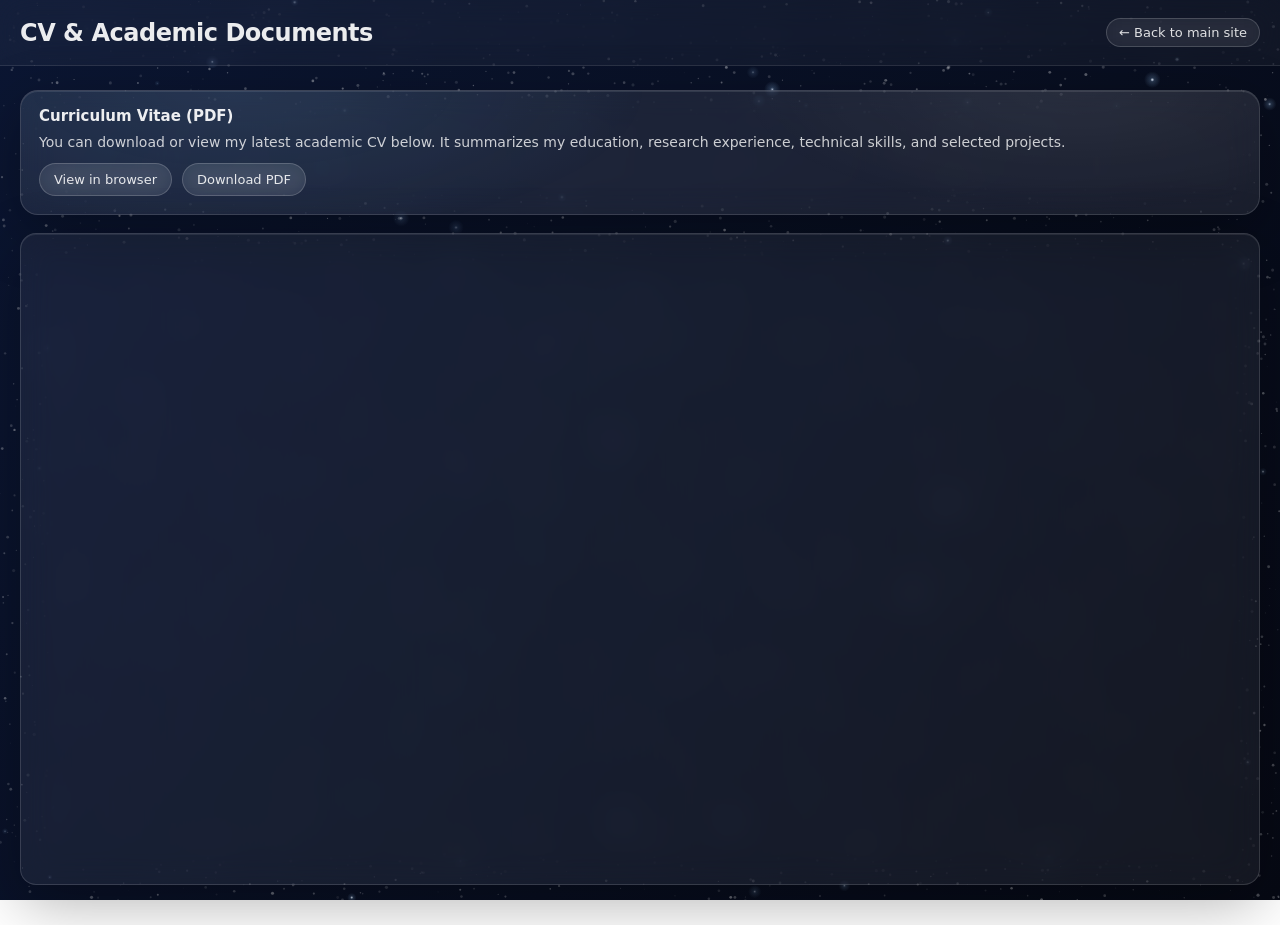
<file: cv.html>
<!DOCTYPE html>
<html lang="en">
<head>
  <meta charset="UTF-8" />
  <title>CV & Documents – Yann Sadou</title>
  <meta name="viewport" content="width=device-width, initial-scale=1" />

  <style>
    /* =========================================================
       STAR BACKGROUND (canvas)
    ========================================================= */
    #stars{
      position: fixed;
      inset: 0;
      width: 100%;
      height: 100%;
      z-index: 0;
      pointer-events: none;
    }

    /* Put content above stars */
    header, main{
      position: relative;
      z-index: 1;
    }

    /* =========================================================
       THEME
    ========================================================= */
    :root{
      --fg: rgba(255,255,255,0.92);
      --fg-soft: rgba(255,255,255,0.70);
      --border-soft: rgba(255,255,255,0.14);
      --shadow-strong: 0 18px 60px rgba(0,0,0,0.30);
      --radius-xl: 18px;
      --max-width: 1400px;
      --accent: #7cc7ff;
    }

    *{ box-sizing: border-box; }

    body{
      margin: 0;
      font-family: -apple-system, BlinkMacSystemFont, system-ui, "SF Pro Text",
        "Helvetica Neue", Arial, sans-serif;
      background: transparent; /* let stars show */
      color: var(--fg);
      -webkit-font-smoothing: antialiased;
      text-rendering: optimizeLegibility;
    }

    a{ color: var(--accent); text-decoration: none; }
    a:hover{ text-decoration: underline; }

    /* =========================================================
       HEADER
    ========================================================= */
    header{
      padding: 18px 20px;
      display: flex;
      justify-content: space-between;
      align-items: center;

      max-width: var(--max-width);
      margin: 0 auto;

      /* subtle glass bar */
      border-bottom: 1px solid rgba(255,255,255,0.10);
      backdrop-filter: blur(16px);
      background: rgba(255,255,255,0.04);
    }

    .title{
      font-size: 24px;
      font-weight: 650;
      letter-spacing: -0.02em;
    }

    .back-link{
      font-size: 13px;
      color: rgba(255,255,255,0.86);
      text-decoration: none;
      border-radius: 999px;
      border: 1px solid rgba(255,255,255,0.18);
      padding: 6px 12px;
      background: rgba(255,255,255,0.06);
      backdrop-filter: blur(10px);
      transition: transform 180ms ease, background 180ms ease, border-color 180ms ease;
    }
    .back-link:hover{
      background: rgba(255,255,255,0.10);
      border-color: rgba(124,199,255,0.22);
      transform: translateY(-1px);
      text-decoration: none;
    }

    /* =========================================================
       MAIN
    ========================================================= */
    main{
      max-width: var(--max-width);
      margin: 0 auto;
      padding: 24px 20px 40px;
      font-size: 14px;
      color: var(--fg-soft);
    }

    /* =========================================================
       GLASS CARDS (same vibe as index)
    ========================================================= */
    .card{
      border-radius: var(--radius-xl);
      padding: 16px 18px;
      margin-bottom: 18px;

      background: rgba(255,255,255,0.08);
      border: 1px solid rgba(255,255,255,0.14);
      backdrop-filter: blur(16px);

      box-shadow: var(--shadow-strong),
        inset 0 1px 0 rgba(255,255,255,0.10);

      position: relative;
      overflow: hidden;
    }

    .card::before{
      content:"";
      position:absolute;
      inset:-2px;
      background:
        radial-gradient(700px 260px at 18% 0%, rgba(124,199,255,0.12), transparent 60%),
        radial-gradient(650px 240px at 85% 0%, rgba(255,255,255,0.07), transparent 55%);
      pointer-events:none;
      opacity: 0.85;
    }

    .card-title{
      position: relative;
      font-weight: 650;
      margin-bottom: 6px;
      font-size: 15px;
      color: rgba(255,255,255,0.92);
    }

    .card p{
      position: relative;
      margin: 0;
      color: rgba(255,255,255,0.78);
      line-height: 1.6;
    }

    /* =========================================================
       BUTTONS (keep Apple-ish, but readable on dark)
    ========================================================= */
    .button-row{
      position: relative;
      display: flex;
      flex-wrap: wrap;
      gap: 10px;
      margin-top: 10px;
      margin-bottom: 2px;
    }

    .btn{
      border-radius: 999px;
      padding: 8px 14px;
      border: 1px solid rgba(255,255,255,0.18);
      font-size: 13px;

      background: rgba(255,255,255,0.07);
      color: rgba(255,255,255,0.88);
      text-decoration: none;

      display: inline-flex;
      align-items: center;
      gap: 6px;

      backdrop-filter: blur(12px);

      transition: transform 180ms ease, background 180ms ease, border-color 180ms ease;
    }

    .btn:hover{
      background: rgba(255,255,255,0.10);
      border-color: rgba(124,199,255,0.22);
      transform: translateY(-1px);
      text-decoration: none;
    }

    /* =========================================================
       PDF FRAME (same frame vibe)
    ========================================================= */
    .pdf-container{
      border-radius: 16px;
      overflow: hidden;
      border: 1px solid rgba(255,255,255,0.14);
      background: rgba(255,255,255,0.06);
      backdrop-filter: blur(16px);
      box-shadow: var(--shadow-strong), inset 0 1px 0 rgba(255,255,255,0.08);
    }

    .pdf-container iframe{
      width: 100%;
      height: 650px;
      border: none;
      display: block;
      background: transparent;
    }

    @media (max-width: 700px){
      .pdf-container iframe{ height: 440px; }
      header{ gap: 12px; }
      .title{ font-size: 20px; }
    }

    @media (prefers-reduced-motion: reduce){
      .btn, .back-link{ transition: none; }
      .btn:hover, .back-link:hover{ transform: none; }
    }
  </style>
</head>

<body>
  <!-- STARS -->
  <canvas id="stars" aria-hidden="true"></canvas>

  <header>
    <div class="title">CV & Academic Documents</div>
    <a class="back-link" href="index.html">← Back to main site</a>
  </header>

  <main>
    <div class="card">
      <div class="card-title">Curriculum Vitae (PDF)</div>
      <p>
        You can download or view my latest academic CV below. It summarizes
        my education, research experience, technical skills, and selected projects.
      </p>

      <div class="button-row">
        <a class="btn" href="assets/cv/CV Yann Sadou.pdf" target="_blank" rel="noopener">
          View in browser
        </a>
        <a class="btn" href="assets/cv/CV Yann Sadou.pdf" download>
          Download PDF
        </a>
      </div>
    </div>

    <div class="pdf-container">
      <iframe src="assets/cv/CV Yann Sadou.pdf" title="Yann Sadou CV"></iframe>
    </div>
  </main>

  <!-- stars.js must be reachable from this page -->
  <script src="stars.js"></script>
</body>
</html>
</file>
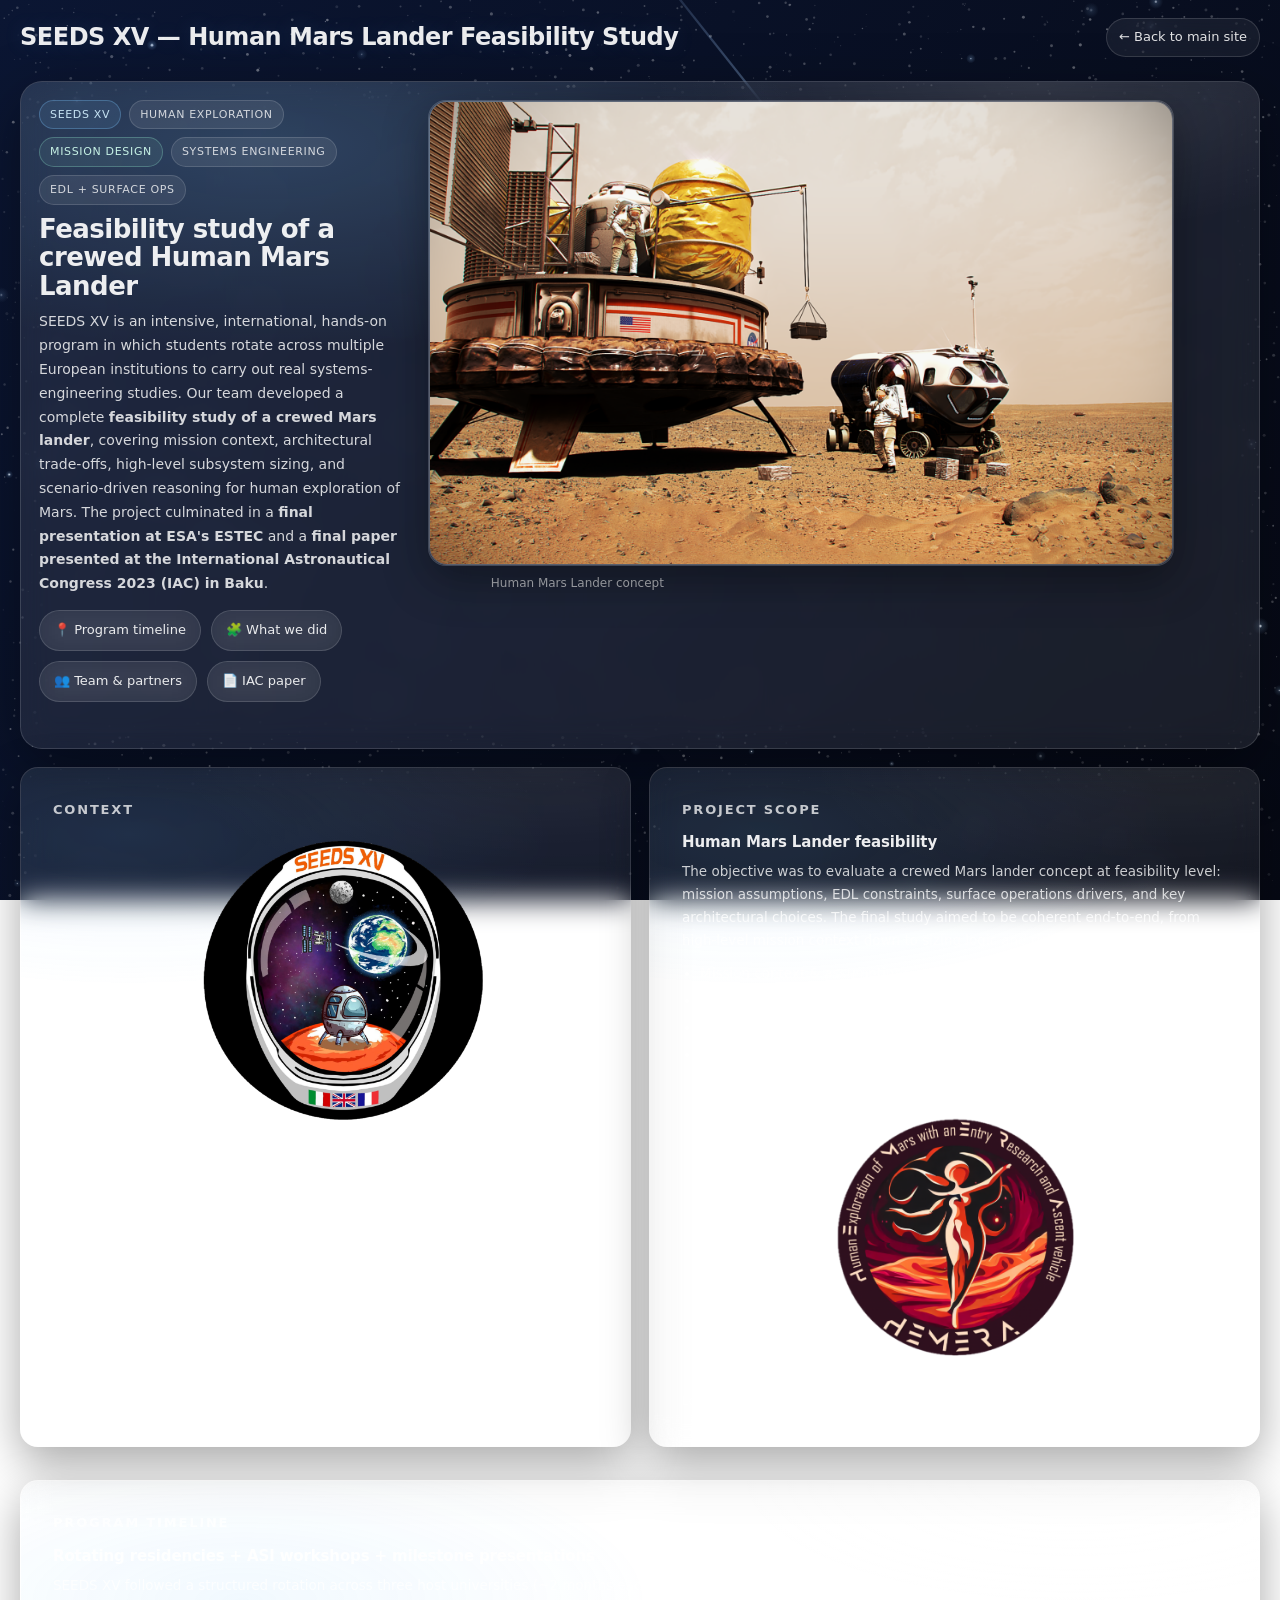
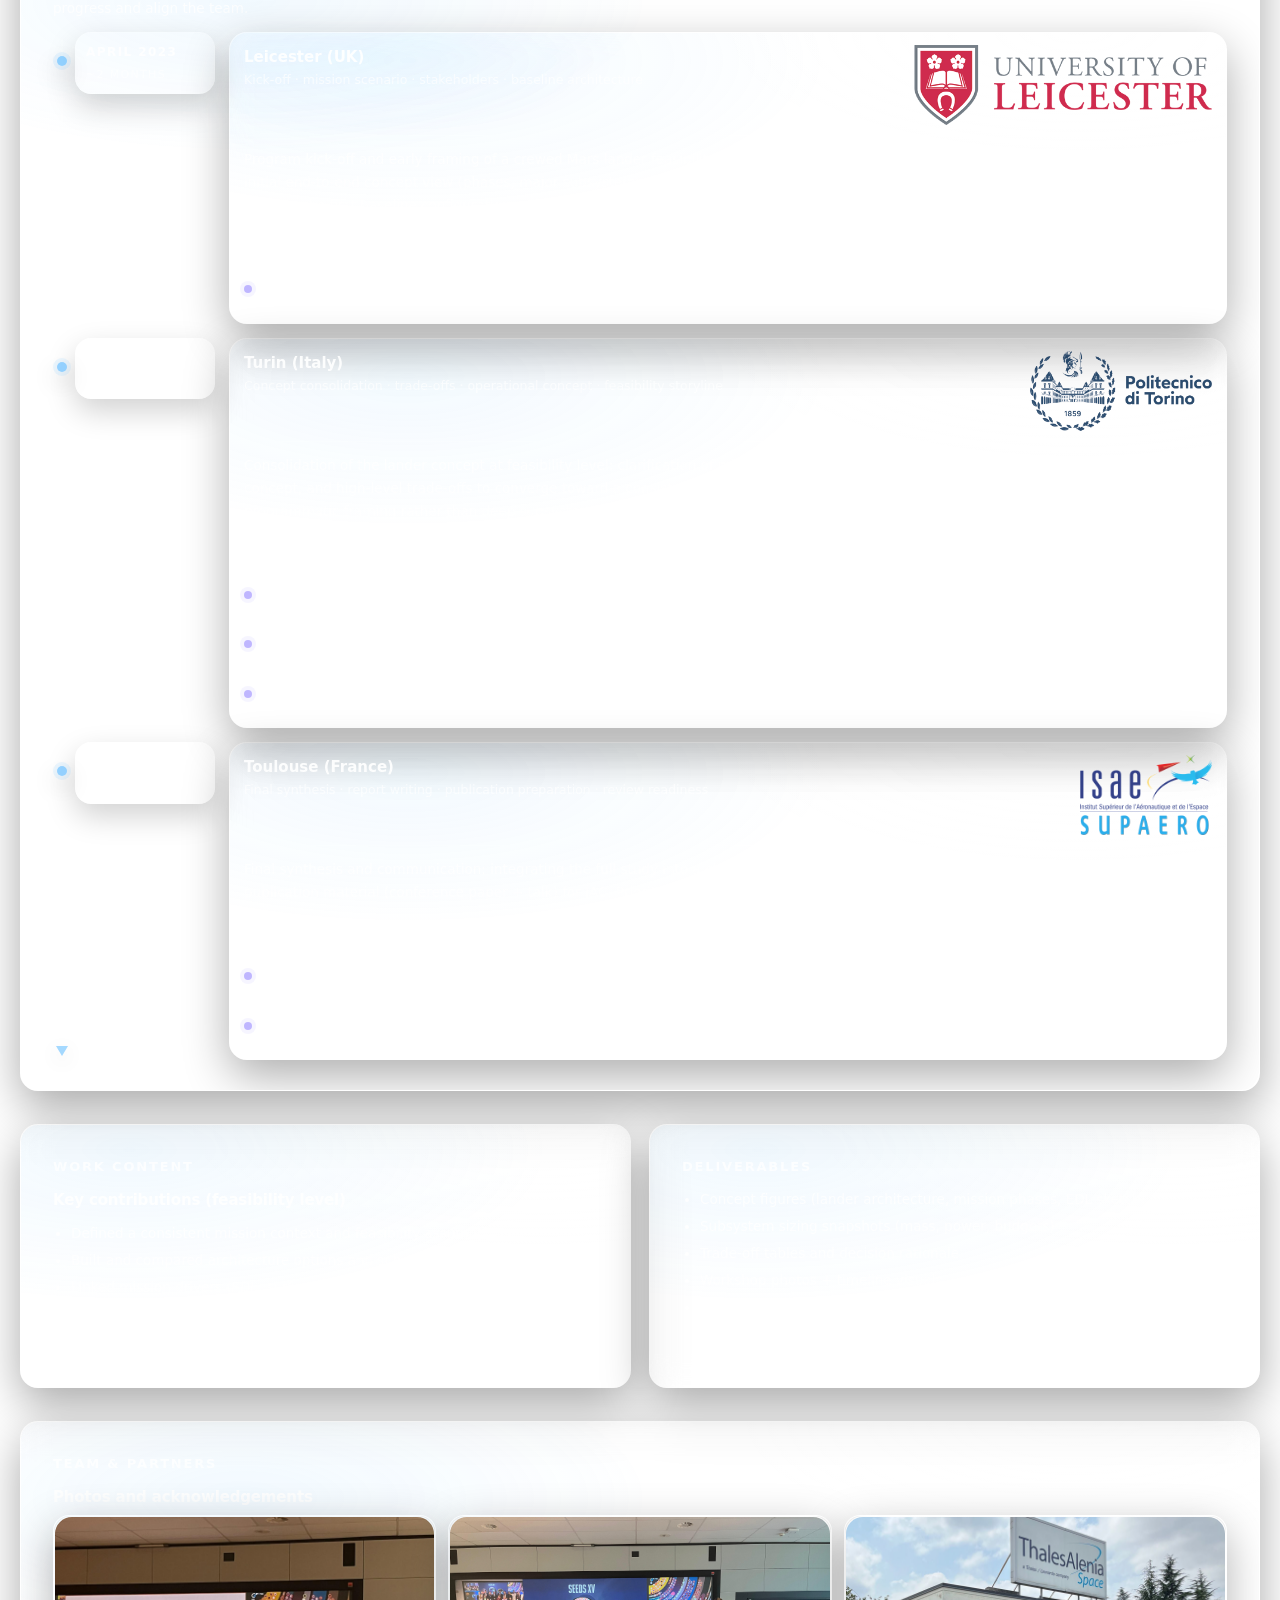
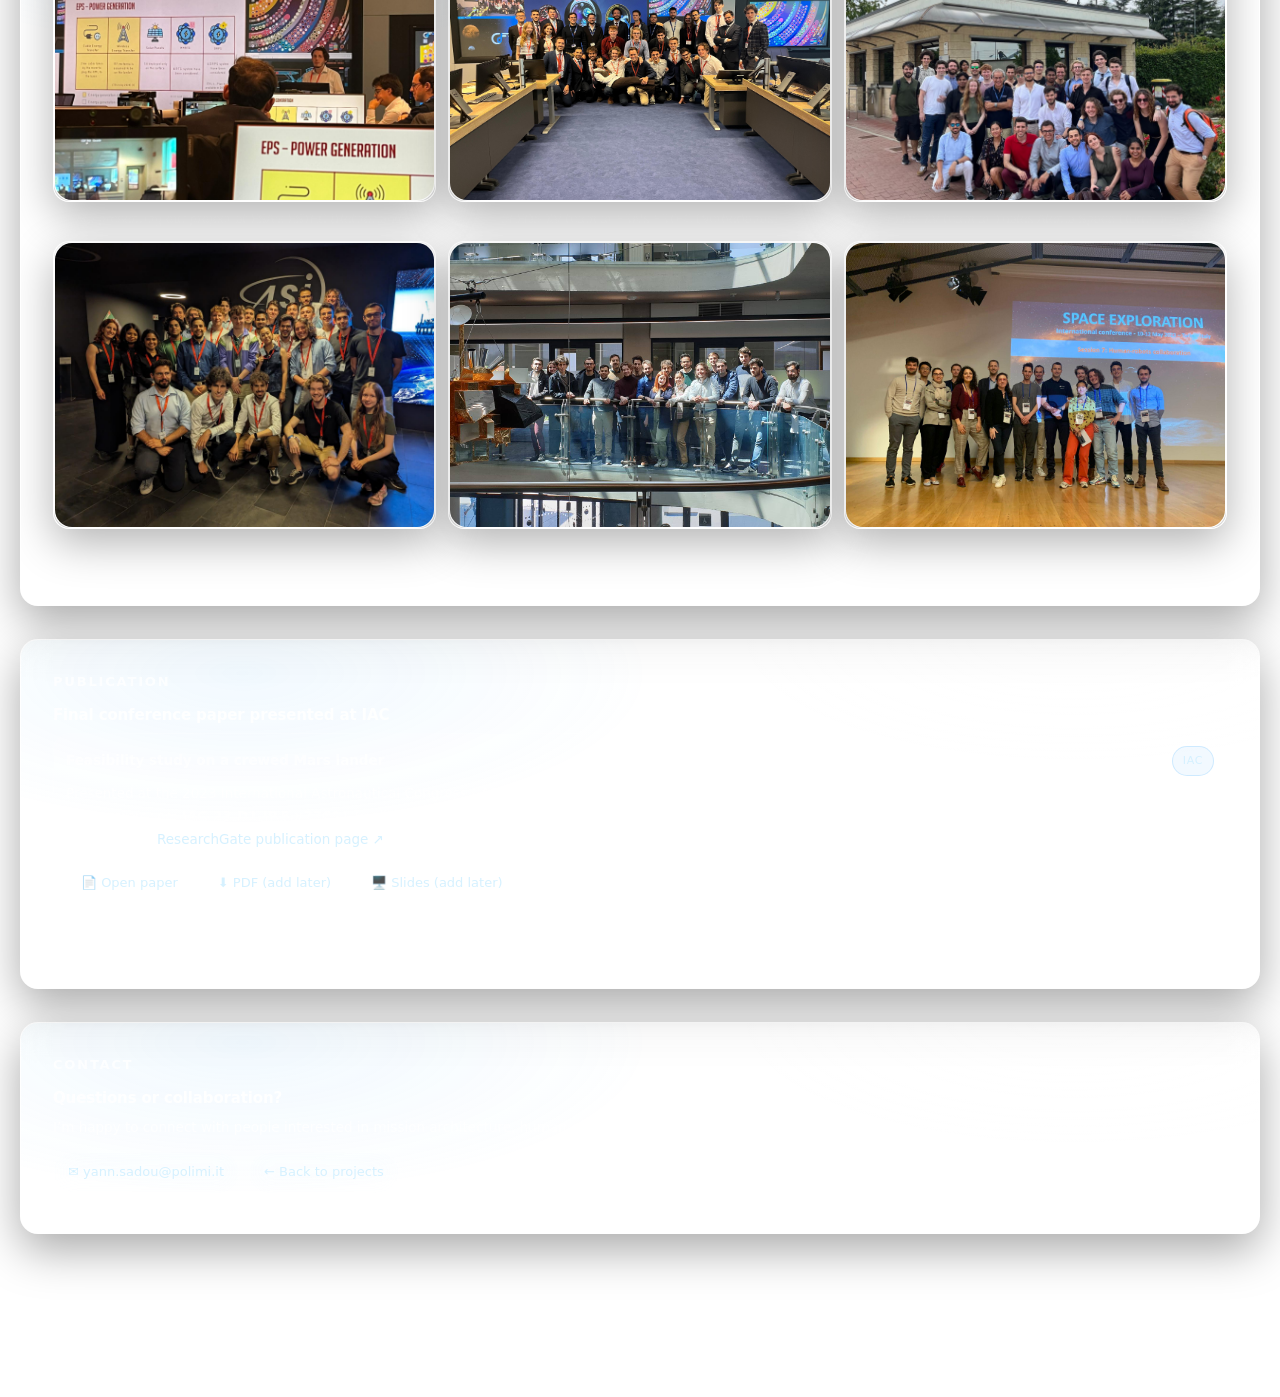
<file: marsexploration.html>
<!DOCTYPE html>
<html lang="en">
<head>
  <meta charset="UTF-8" />
  <title>SEEDS XV — Human Mars Lander Feasibility Study | Yann Sadou</title>
  <meta name="viewport" content="width=device-width, initial-scale=1" />
  <meta name="description" content="SEEDS XV project page: feasibility study of a human Mars lander, with international rotations and ASI workshops; final paper presented at IAC." />
  <link rel="stylesheet" href="style.css" />

  <style>
    /* =========================================================
       SAME “PAINTINGS PAGE” GLASS + STARS THEME
    ========================================================= */
    :root{
      --glass: rgba(255,255,255,0.08);
      --glass2: rgba(255,255,255,0.06);
      --border: rgba(255,255,255,0.14);
      --txt: rgba(255,255,255,0.92);
      --txt2: rgba(255,255,255,0.72);
      --shadow: 0 18px 60px rgba(0,0,0,0.38);
      --radius: 18px;
      --max: 1400px;
      --accent: rgba(124,199,255,0.95);
      --accent2: rgba(180,170,255,0.90);
      --ok: rgba(160,255,220,0.90);
      --warn: rgba(255,210,160,0.92);
    }

    body{
      margin: 0;
      font-family: -apple-system, BlinkMacSystemFont, system-ui, "SF Pro Text","Helvetica Neue", Arial, sans-serif;
      color: var(--txt);
      background: transparent;
      -webkit-font-smoothing: antialiased;
      text-rendering: optimizeLegibility;
    }

    header, main, footer{ position: relative; z-index: 1; }

    header{
      max-width: var(--max);
      margin: 0 auto;
      padding: 18px 20px;
      display:flex;
      align-items:center;
      justify-content:space-between;
      gap: 12px;
    }

    .head-left{ display:flex; flex-direction:column; gap: 4px; }

    .title{
      font-size: 24px;
      font-weight: 850;
      letter-spacing: -0.02em;
      line-height: 1.05;
      text-shadow: 0 0 22px rgba(124,199,255,0.14);
    }

    .subtitle{
      font-size: 13px;
      color: var(--txt2);
    }

    .back-link{
      font-size: 13px;
      color: rgba(255,255,255,0.88);
      text-decoration: none;
      border-radius: 999px;
      border: 1px solid var(--border);
      padding: 8px 12px;
      background: var(--glass2);
      backdrop-filter: blur(14px);
      transition: transform 180ms ease, background 180ms ease, border-color 180ms ease;
      white-space: nowrap;
    }
    .back-link:hover{
      background: rgba(255,255,255,0.12);
      border-color: rgba(255,255,255,0.22);
      transform: translateY(-1px);
      text-decoration: none;
    }

    main{
      max-width: var(--max);
      margin: 0 auto;
      padding: 6px 20px 56px;
    }

    .section{ margin-top: 18px; }

    .section-title{
      margin: 0 0 10px;
      font-size: 13px;
      color: rgba(255,255,255,0.75);
      text-transform: uppercase;
      letter-spacing: 0.14em;
    }

    /* =========================================================
       HERO
    ========================================================= */
    .hero{
      border-radius: 22px;
      border: 1px solid var(--border);
      background: var(--glass);
      backdrop-filter: blur(16px);
      box-shadow: var(--shadow);
      overflow:hidden;
      position: relative;
    }

    .hero::before{
      content:"";
      position:absolute;
      inset:-2px;
      background:
        radial-gradient(900px 340px at 20% 10%, rgba(124,199,255,0.18), transparent 60%),
        radial-gradient(700px 280px at 82% 0%, rgba(255,255,255,0.10), transparent 55%);
      pointer-events:none;
    }

    .hero-inner{
      padding: 18px 18px 16px;
      display:grid;
      grid-template-columns: minmax(0, 1.25fr) minmax(0, 1fr);
      gap: 16px;
      position: relative;
    }

    .kicker{
      display:flex;
      flex-wrap:wrap;
      gap: 8px;
      margin-bottom: 10px;
    }

    .chip{
      font-size: 11px;
      padding: 5px 10px;
      border-radius: 999px;
      background: rgba(255,255,255,0.08);
      border: 1px solid rgba(255,255,255,0.14);
      color: rgba(255,255,255,0.78);
      letter-spacing: 0.06em;
      text-transform: uppercase;
    }
    .chip.accent{
      border-color: rgba(124,199,255,0.30);
      background: rgba(124,199,255,0.10);
      color: rgba(210,240,255,0.92);
    }
    .chip.ok{
      border-color: rgba(160,255,220,0.26);
      background: rgba(160,255,220,0.08);
      color: rgba(210,255,240,0.92);
    }

    .hero-title{
      margin: 0;
      font-size: 26px;
      font-weight: 900;
      letter-spacing: -0.02em;
      line-height: 1.1;
    }

    .hero-desc{
      margin: 10px 0 0;
      font-size: 14px;
      line-height: 1.7;
      color: rgba(255,255,255,0.82);
      max-width: 840px;
    }

    .hero-actions{
      margin-top: 14px;
      display:flex;
      flex-wrap:wrap;
      gap: 10px;
    }

    .btn{
      border-radius: 999px;
      border: 1px solid var(--border);
      padding: 9px 14px;
      font-size: 13px;
      background: rgba(255,255,255,0.06);
      color: rgba(255,255,255,0.90);
      text-decoration:none;
      backdrop-filter: blur(14px);
      transition: transform 180ms ease, background 180ms ease, border-color 180ms ease;
      display:inline-flex;
      align-items:center;
      gap: 8px;
      white-space:nowrap;
    }
    .btn:hover{
      transform: translateY(-1px);
      background: rgba(255,255,255,0.10);
      border-color: rgba(124,199,255,0.28);
      text-decoration:none;
    }

    /* stable hero image frame (prevents tiny image) */
    .hero-figure{
      position: relative;
      border-radius: 18px;
      border: 1px solid rgba(255,255,255,0.12);
      background: rgba(255,255,255,0.05);
      overflow:hidden;
      box-shadow: 0 14px 44px rgba(0,0,0,0.36);
      aspect-ratio: 16 / 10;
      width: 250%;
      display:flex;
      align-items:center;
      justify-content:center;
    }

    .hero-figure img{
      position: absolute;
      inset: 0;
      width: 100%;
      height: 100%;
      object-fit: cover; /* switch to contain if you prefer no crop */
      display:block;
    }

    .placeholder{
      padding: 18px;
      text-align:center;
      color: rgba(255,255,255,0.70);
      font-size: 13px;
      line-height: 1.5;
    }
    .placeholder strong{ color: rgba(255,255,255,0.90); }

    .hero-caption{
      margin-top: 8px;
      font-size: 12px;
      color: rgba(255,255,255,0.65);
      text-align:center;
    }

    @media (max-width: 980px){
      .hero-inner{ grid-template-columns: minmax(0, 1fr); }
      .hero-figure{ aspect-ratio: 16/9; }
    }

    /* =========================================================
       CARDS / GRID
    ========================================================= */
    .grid-2{
      display:grid;
      grid-template-columns: repeat(2, minmax(0, 1fr));
      gap: 18px;
    }
    @media (max-width: 980px){ .grid-2{ grid-template-columns: minmax(0, 1fr); } }

    .card{
      border-radius: var(--radius);
      border: 1px solid var(--border);
      background: rgba(255,255,255,0.06);
      backdrop-filter: blur(14px);
      box-shadow: 0 16px 46px rgba(0,0,0,0.34);
      overflow:hidden;
      position: relative;
    }

    .card::before{
      content:"";
      position:absolute;
      inset:-2px;
      background:
        radial-gradient(700px 260px at 18% 10%, rgba(124,199,255,0.12), transparent 60%),
        radial-gradient(650px 240px at 85% 0%, rgba(255,255,255,0.07), transparent 55%);
      pointer-events:none;
      opacity: 0.85;
    }

    .card-inner{ padding: 14px 14px 14px; position: relative; }

    .card h3{
      margin: 0 0 6px;
      font-size: 15px;
      font-weight: 850;
      letter-spacing: -0.01em;
      color: rgba(255,255,255,0.92);
    }

    .card p{
      margin: 0;
      font-size: 13.5px;
      line-height: 1.7;
      color: rgba(255,255,255,0.78);
    }

    .list{
      margin: 10px 0 0 18px;
      padding: 0;
      color: rgba(255,255,255,0.80);
      font-size: 13.5px;
      line-height: 1.7;
    }
    .list li{ margin: 4px 0; }

    .card a{
      color: rgba(210,240,255,0.92);
      text-decoration: none;
    }
    .card a:hover{ text-decoration: underline; }

    /* =========================================================
   TIMELINE (clean + elegant)
========================================================= */

/* container + left spine arrow */
.timelineX{
  position: relative;
  display: grid;
  gap: 14px;
  padding-left: 22px; /* space for spine */
}

/* spine line */
.timelineX::before{
  content:"";
  position:absolute;
  left: 8px;
  top: 6px;
  bottom: 18px;      /* leave space for arrow head */
  width: 2px;
  background: rgba(255,255,255,0.14);
  border-radius: 999px;
}

/* arrow head at bottom */
.timelineX::after{
  content:"";
  position:absolute;
  left: 3px;
  bottom: 4px;
  width: 0;
  height: 0;
  border-left: 6px solid transparent;
  border-right: 6px solid transparent;
  border-top: 10px solid rgba(124,199,255,0.72);
  filter: drop-shadow(0 6px 12px rgba(0,0,0,0.35));
  opacity: 0.95;
}

/* a "step" row: left badge column + right card */
.step{
  display: grid;
  grid-template-columns: 140px minmax(0, 1fr);
  gap: 14px;
  align-items: start;
  position: relative;
}

/* dot on the spine per step */
.step::before{
  content:"";
  position:absolute;
  left: -18px;    /* aligns with spine */
  top: 24px;
  width: 10px;
  height: 10px;
  border-radius: 999px;
  background: rgba(124,199,255,0.82);
  box-shadow: 0 0 0 4px rgba(124,199,255,0.14), 0 10px 24px rgba(0,0,0,0.30);
}

/* left badge */
.step-badge{
  border-radius: 16px;
  border: 1px solid rgba(255,255,255,0.14);
  background: rgba(255,255,255,0.05);
  padding: 10px 10px 9px;
  box-shadow: 0 12px 30px rgba(0,0,0,0.18);
}

.step-month{
  font-size: 12px;
  letter-spacing: 0.12em;
  text-transform: uppercase;
  font-weight: 900;
  color: rgba(255,255,255,0.84);
  margin-bottom: 4px;
}

.step-dur{
  font-size: 11px;
  letter-spacing: 0.12em;
  text-transform: uppercase;
  color: rgba(255,255,255,0.62);
}

/* right card: reuse glass look */
.step-card{
  border-radius: 18px;
  border: 1px solid rgba(255,255,255,0.14);
  background: rgba(255,255,255,0.06);
  backdrop-filter: blur(14px);
  box-shadow: 0 16px 46px rgba(0,0,0,0.32);
  overflow: hidden;
  position: relative;
}

.step-card::before{
  content:"";
  position:absolute;
  inset:-2px;
  background:
    radial-gradient(700px 260px at 18% 10%, rgba(124,199,255,0.10), transparent 60%),
    radial-gradient(650px 240px at 85% 0%, rgba(255,255,255,0.06), transparent 55%);
  pointer-events:none;
  opacity: 0.9;
}

.step-head{
  position: relative;
  padding: 12px 14px 10px;
  display: flex;
  justify-content: space-between;
  align-items: flex-start;
  gap: 12px;
  border-bottom: 1px solid rgba(255,255,255,0.10);
}

.step-title h4{
  margin: 0;
  font-size: 15px;
  font-weight: 900;
  color: rgba(255,255,255,0.92);
}

.step-sub{
  margin-top: 3px;
  font-size: 12.5px;
  color: rgba(255,255,255,0.66);
  line-height: 1.35;
}

/* logos subtle */
.step-logos{
  display: flex;
  align-items: center;
  gap: 8px;
  opacity: 0.92;
}
.step-logos img{
  height: 80px;
  width: auto;
  object-fit: contain;
  filter: contrast(1.05);
  opacity: 0.9;
}

/* body */
.step-body{
  position: relative;
  padding: 12px 14px 14px;
}

.step-text{
  margin: 0;
  font-size: 13.5px;
  color: rgba(255,255,255,0.78);
  line-height: 1.7;
}

/* milestones are visually separate: title + rail items */
.milestones{
  margin-top: 12px;
  padding-top: 12px;
  border-top: 1px dashed rgba(255,255,255,0.18);
}

.ms-title{
  font-size: 11px;
  letter-spacing: 0.14em;
  text-transform: uppercase;
  color: rgba(255,255,255,0.62);
  margin-bottom: 10px;
}

/* each milestone row: dot + horizontal line + content */
.ms-row{
  display: grid;
  grid-template-columns: 10px 42px minmax(0, 1fr);
  gap: 10px;
  align-items: center;
  margin-bottom: 10px;
}
.ms-row:last-child{ margin-bottom: 0; }

.ms-dot{
  width: 8px;
  height: 8px;
  border-radius: 999px;
  background: rgba(180,170,255,0.85);
  box-shadow: 0 0 0 4px rgba(180,170,255,0.12);
}

.ms-line{
  height: 2px;
  background: rgba(255,255,255,0.14);
  border-radius: 999px;
}

.ms-date{
  font-size: 11px;
  letter-spacing: 0.12em;
  text-transform: uppercase;
  color: rgba(255,255,255,0.62);
  margin-bottom: 2px;
}

.ms-text{
  font-size: 13.2px;
  color: rgba(255,255,255,0.86);
  line-height: 1.5;
}

/* responsive */
@media (max-width: 720px){
  .step{
    grid-template-columns: minmax(0, 1fr);
  }
  .step::before{
    top: 18px;
  }
  .step-badge{
    width: fit-content;
  }
}

    /* =========================================================
       TEAM + LOGOS (placeholders)
    ========================================================= */
    .team-grid{
      display:grid;
      grid-template-columns: repeat(3, minmax(0, 1fr));
      gap: 12px;
    }
    @media (max-width: 980px){ .team-grid{ grid-template-columns: repeat(2, minmax(0, 1fr)); } }
    @media (max-width: 560px){ .team-grid{ grid-template-columns: minmax(0, 1fr); } }

    .media-box{
      border-radius: 16px;
      border: 1px solid rgba(255,255,255,0.12);
      background: rgba(255,255,255,0.05);
      overflow:hidden;
      box-shadow: 0 14px 44px rgba(0,0,0,0.30);
      position: relative;
      display:flex;
      align-items:center;
      justify-content:center;
      aspect-ratio: 4 / 3;
      width: 100%;
    }

    .media-box img{
      position:absolute;
      inset:0;
      width:100%;
      height:100%;
      object-fit: cover;
      display:block;
    }

    .cap{
      margin-top: 8px;
      font-size: 12px;
      color: rgba(255,255,255,0.65);
      text-align:center;
    }

    /* =========================================================
       IAC PAPER PANEL (clean link block)
    ========================================================= */
    .paper{
      border-radius: 16px;
      border: 1px solid rgba(255,255,255,0.14);
      background: rgba(255,255,255,0.05);
      padding: 12px 12px 10px;
    }

    .paper-head{
      display:flex;
      flex-wrap:wrap;
      gap: 8px;
      align-items:center;
      justify-content:space-between;
      margin-bottom: 6px;
    }

    .paper-title{
      margin: 0;
      font-weight: 900;
      font-size: 14px;
      color: rgba(255,255,255,0.92);
      line-height: 1.25;
    }

    .paper-meta{
      font-size: 12.5px;
      color: rgba(255,255,255,0.70);
      line-height: 1.55;
      margin: 6px 0 0;
    }

    .lightbox{
  position: fixed;
  inset: 0;
  display:none;
  z-index: 999;
  background: rgba(0,0,0,0.74);
  backdrop-filter: blur(10px);
  align-items:center;
  justify-content:center;
  padding: 18px;
}
.lightbox.open{ display:flex; }

.lightbox-inner{
  width: min(1100px, 96vw);
  max-height: 86vh;
  border-radius: 18px;
  overflow:hidden;
  border: 1px solid rgba(255,255,255,0.14);
  background: rgba(255,255,255,0.06);
  box-shadow: 0 20px 80px rgba(0,0,0,0.48);
}

.lightbox-img{
  width: 100%;
  height: 100%;
  max-height: 86vh;
  object-fit: contain;
  background: rgba(0,0,0,0.22);
  display:block;
}

.lightbox-close{
  position: fixed;
  top: 14px;
  right: 14px;
  z-index: 1000;
  border-radius: 999px;
  border: 1px solid rgba(255,255,255,0.18);
  background: rgba(255,255,255,0.08);
  color: rgba(255,255,255,0.92);
  padding: 8px 12px;
  cursor:pointer;
  transition: transform 180ms ease, background 180ms ease;
}
.lightbox-close:hover{
  transform: translateY(-1px);
  background: rgba(255,255,255,0.12);
}

.h3-logo{
  width: 300px;
  height: 300px;
  object-fit: contain;
  border-radius:16px;
  /*border: 1px solid rgba(255,255,255,0.14);*/
  /*background: rgba(255,255,255,0.06);*/
  padding: 4px;
  /*box-shadow: 0 10px 26px rgba(0,0,0,0.22);*/
  flex: 0 0 auto;
  margin-left: 140px;
}

/* =========================================================
   PROJECT PAGE IMAGE ZOOM EFFECT
========================================================= */
/* ✅ Zoom frame that always has a real height */
.zoom-media{
  position: relative;
  display: block;
  border-radius: 18px;
  overflow: hidden;
  text-decoration: none;
  outline: none;

  /* pick the ratio you want */
  /*aspect-ratio: 16 / 9;          /* ✅ prevents the “bar” collapse */
  width: 100%;
  height: 100%;               /* ✅ makes the zoom area fill the container */

  background: rgba(255,255,255,0.06);
  border: 1px solid rgba(255,255,255,0.14);
  backdrop-filter: blur(14px);
  box-shadow: 0 16px 46px rgba(0,0,0,0.34);
}

.zoom-img{
  width: 100%;
  height: 100%;
  display: block;
  object-fit: cover;
  transform: scale(1);
  transition: transform 220ms ease;
}

.zoom-media:hover .zoom-img,
.zoom-media:focus-visible .zoom-img{
  transform: scale(1.12);
}

    /* =========================================================
       FOOTER
    ========================================================= */
    footer{
      max-width: var(--max);
      margin: 0 auto;
      padding: 18px 20px 36px;
      color: rgba(255,255,255,0.62);
      font-size: 12px;
      text-align:center;
      border-top: 1px solid rgba(255,255,255,0.10);
      position: relative;
      z-index: 1;
    }
  </style>
</head>

<body>
  <canvas id="stars" aria-hidden="true"></canvas>

  <header>
    <div class="head-left">
      <div class="title">SEEDS XV — Human Mars Lander Feasibility Study</div>
    </div>
    <a class="back-link" href="index.html">← Back to main site</a>
  </header>

  <main>
    <!-- HERO -->
    <section class="hero" aria-label="Project hero">
      <div class="hero-inner">
        <div>
          <div class="kicker">
            <span class="chip accent">SEEDS XV</span>
            <span class="chip">Human exploration</span>
            <span class="chip ok">Mission design</span>
            <span class="chip">Systems engineering</span>
            <span class="chip">EDL + surface ops</span>
          </div>

          <h1 class="hero-title">Feasibility study of a crewed Human Mars Lander</h1>

          <p class="hero-desc">
            SEEDS XV is an intensive, international, hands-on program in which students rotate across multiple
            European institutions to carry out real systems-engineering studies. Our team developed a complete
            <strong>feasibility study of a crewed Mars lander</strong>, covering mission context, architectural trade-offs,
            high-level subsystem sizing, and scenario-driven reasoning for human exploration of Mars.
            The project culminated in a <strong>final presentation at ESA's ESTEC</strong> and a <strong>final paper presented at the International Astronautical Congress 2023 (IAC) in Baku</strong>.
          </p>

          <div class="hero-actions">
            <a class="btn" href="#timeline">📍 Program timeline</a>
            <a class="btn" href="#work">🧩 What we did</a>
            <a class="btn" href="#team">👥 Team & partners</a>
            <a class="btn" href="#paper">📄 IAC paper</a>
          </div>
        </div>

        <div>
          <div class="hero-figure">
            <a class="zoom-media" href="javascript:void(0)" aria-label="Open image">
                <img class="zoom-img lb" src="assets/projects/marsexploration/HML.webp" alt="Mars lander concept illustration" />
            </a>
          </div>
          <div class="hero-caption">Human Mars Lander concept</div>
        </div>
      </div>
    </section>

    <!-- QUICK CONTEXT -->
    <section class="section" aria-label="Context">
      <div class="grid-2">
        <div class="card">
          <div class="card-inner">
            <div class="section-title">Context</div>
            <h3 class="h3-with-icon">
                <img class="h3-logo lb" src="assets/projects/marsexploration/logo_seeds.jpg" alt="SEEDS XV logo" />
                What is SEEDS XV?
            </h3>
            <p>
              SEEDS XV is a European space-systems program structured as a multi-site project sprint.
              Participants work in interdisciplinary teams across several partner institutions such 
              as <strong>ISAE-SUPAERO (France), University of Leicester (UK), and Politecnico di Torino (Italy)</strong>, using
              systems engineering methods and mission design trade-offs to produce a cohesive study
              that is both technically grounded and clearly communicated.
            </p>
            <ul class="list">
              <li>Fast-paced systems engineering with real deliverables</li>
              <li>Mission architecture + subsystem-level reasoning</li>
              <li>International teamwork and iterative design reviews</li>
              <li>Final dissemination through a conference paper</li>
            </ul>
          </div>
        </div>

        <div class="card">
          <div class="card-inner">
            <div class="section-title">Project scope</div>
            <h3>Human Mars Lander feasibility</h3>
            <p>
              The objective was to evaluate a crewed Mars lander concept at feasibility level:
              mission assumptions, EDL constraints, surface operations drivers, and key architectural choices.
              The final study aimed to be coherent end-to-end, from high-level mission context down to
              sizing logic and risk-aware trade-offs.
            </p>
            <ul class="list">
              <li>Mission context & assumptions</li>
              <li>Architecture trade studies</li>
              <li>EDL and landing site constraints (high level)</li>
              <li>Power, mass, thermal, and operational drivers (system view)</li>
            </ul>
          </div>
          <img class="h3-logo lb" src="assets/projects/marsexploration/logo_hemera.jpg" alt="HEMERA logo" />
          <div class="hero-caption">Logo for <strong>HEMERA (Human Exploration of Mars with an Entry Research and Ascent Vehicle)</strong></div>
        </div>
      </div>
    </section>
    
    <!-- PROGRAM TIMELINE (REDESIGNED) — HUMAN MARS LANDER (SEEDS XV) -->
    <section class="section" id="timeline" aria-label="Timeline">
    <div class="card">
        <div class="card-inner">
        <div class="section-title">Program timeline</div>
        <h3>Rotating residencies + ASI workshops + milestone presentations</h3>
        <p style="margin-bottom:12px;">
            SEEDS XV followed a structured rotation across three host universities (~2 months each),
            with milestone checkpoints (presentations + ASI workshops) used to validate progress and align the team.
        </p>

        <div class="timelineX" role="list">

            <!-- ====== STEP 1 ====== -->
            <article class="step" role="listitem">
            <div class="step-left">
                <div class="step-badge">
                <div class="step-month">April 2023</div>
                <div class="step-dur">~2 months</div>
                </div>
            </div>

            <div class="step-card">
                <header class="step-head">
                <div class="step-title">
                    <h4>Leicester (UK)</h4>
                    <div class="step-sub">Kick-off · mission scenario · stakeholders · baseline architecture</div>
                </div>

                <div class="step-logos" aria-label="Host university logos">
                    <img src="assets/logo/University_of_Leicester_logo.jpg" alt="University of Leicester logo" />
                </div>
                </header>

                <div class="step-body">
                <p class="step-text">
                    Program kick-off and early framing of a crewed Mars lander feasibility study: exploration scenario,
                    mission goals, key stakeholders, and an initial end-to-end concept view (phases, major subsystems, and constraints).
                    The focus was on building a coherent feasibility narrative and defining the first baseline configuration.
                </p>

                <div class="milestones">
                    <div class="ms-title">Milestone checkpoints</div>

                    <div class="ms-row">
                    <div class="ms-dot"></div>
                    <div class="ms-line"></div>
                    <div class="ms-content">
                        <div class="ms-date">May 2023</div>
                        <div class="ms-text">Presentation at the Space Park (Leicester)</div>
                    </div>
                    </div>

                </div>
                </div>
            </div>
            </article>

            <!-- ====== STEP 2 ====== -->
            <article class="step" role="listitem">
            <div class="step-left">
                <div class="step-badge">
                <div class="step-month">May 2023</div>
                <div class="step-dur">~2 months</div>
                </div>
            </div>

            <div class="step-card">
                <header class="step-head">
                <div class="step-title">
                    <h4>Turin (Italy)</h4>
                    <div class="step-sub">Concept consolidation · trade-offs · operational concept · feasibility storyline</div>
                </div>

                <div class="step-logos" aria-label="Host university logos">
                    <img src="assets/logo/logo_Polito.png" alt="Politecnico di Torino logo" />
                </div>
                </header>

                <div class="step-body">
                <p class="step-text">
                    Consolidation of the lander concept at feasibility level: clarification of mission phases (EDL to surface ops),
                    refinement of the operational concept, and high-level trade-offs to converge toward a consistent architecture.
                    Emphasis was on end-to-end coherence and realistic programmatic framing rather than deep subsystem engineering.
                </p>

                <div class="milestones">
                    <div class="ms-title">Milestone checkpoints</div>

                    <!-- Workshop #1 -->
                    <div class="ms-row">
                    <div class="ms-dot"></div>
                    <div class="ms-line"></div>
                    <div class="ms-content">
                        <div class="ms-date">June 2023</div>
                        <div class="ms-text">ASI Workshop #1 (Rome) — mid-term alignment and feedback</div>
                    </div>
                    </div>

                       <!-- Workshop #2 -->
                    <div class="ms-row">
                    <div class="ms-dot"></div>
                    <div class="ms-line"></div>
                    <div class="ms-content">
                        <div class="ms-date">July 2023</div>
                        <div class="ms-text">ASI Workshop #2 (Rome) — final consolidation & review rehearsal</div>
                    </div>
                    </div>

                    <!-- ASI presentation -->
                    <div class="ms-row">
                    <div class="ms-dot"></div>
                    <div class="ms-line"></div>
                    <div class="ms-content">
                        <div class="ms-date">July 2023</div>
                        <div class="ms-text">Presentation at ASI (Rome)</div>
                    </div>
                    </div>

                </div>
                </div>
            </div>
            </article>

            <!-- ====== STEP 3 ====== -->
            <article class="step" role="listitem">
            <div class="step-left">
                <div class="step-badge">
                <div class="step-month">July 2023</div>
                <div class="step-dur">~2 months</div>
                </div>
            </div>

            <div class="step-card">
                <header class="step-head">
                <div class="step-title">
                    <h4>Toulouse (France)</h4>
                    <div class="step-sub">Final synthesis · report writing · publication preparation · review readiness</div>
                </div>

                <div class="step-logos" aria-label="Host university logos">
                    <img src="assets/logo/supaero.png" alt="ISAE-SUPAERO logo" />
                </div>
                </header>

                <div class="step-body">
                <p class="step-text">
                    Final synthesis and communication: integrating the full study into a clear, consistent deliverable,
                    refining figures and narrative, and preparing publication material (conference paper + talk) for IAC.
                    Priority was readability, traceable assumptions, and a strong end-to-end storyline.
                </p>

                <div class="milestones">
                    <div class="ms-title">Milestone checkpoints</div>

                    <div class="ms-row">
                    <div class="ms-dot"></div>
                    <div class="ms-line"></div>
                    <div class="ms-content">
                        <div class="ms-date">September 2023</div>
                        <div class="ms-text">Presentation at CNES</div>
                    </div>
                    </div>

                    <div class="ms-row">
                    <div class="ms-dot"></div>
                    <div class="ms-line"></div>
                    <div class="ms-content">
                        <div class="ms-date">October 2023</div>
                        <div class="ms-text">Presentation at ESA ESTEC</div>
                    </div>
                    </div>

                </div>
                </div>
            </div>
            </article>

        </div><!-- /timelineX -->
        </div>
    </div>
    </section>

    <!-- WHAT WE DID -->
    <section class="section" id="work" aria-label="What we did">
      <div class="grid-2">
        <div class="card">
          <div class="card-inner">
            <div class="section-title">Work content</div>
            <h3>Key contributions (feasibility level)</h3>
            <ul class="list">
              <li>Defined a consistent mission context and feasibility assumptions</li>
              <li>Built and compared architecture options and subsystem strategies</li>
              <li>Linked mission drivers (EDL, surface ops, safety) to top-level sizing logic</li>
              <li>Iterated through design reviews and integrated feedback from workshops</li>
              <li>Produced a coherent written study and a final conference publication</li>
            </ul>
          </div>
        </div>

        <div class="card">
          <div class="card-inner">
            <div class="section-title">Deliverables</div>
            <ul class="list">
              <li>Concept figures (lander architecture, mission phases, EDL sketch)</li>
              <li>Subsystem sizing snapshots (mass, power, budgets)</li>
              <li>Trade-off tables and decision rationale</li>
              <li>Workshop photos + timeline visuals</li>
              <li>Paper PDF / presentation deck links</li>
            </ul>
          </div>
        </div>
      </div>
    </section>

    <!-- TEAM & PARTNERS (placeholders) -->
    <section class="section" id="team" aria-label="Team and partners">
      <div class="card">
        <div class="card-inner">
          <div class="section-title">Team & partners</div>
          <h3>Photos and acknowledgements</h3>

          <div class="team-grid">
            <div>
              <div class="media-box">
                <a class="zoom-media" href="javascript:void(0)" aria-label="Open image">
                    <img class="zoom-img lb" src="assets/projects/marsexploration/YannESA2.jpg" alt="Yann photo" />
                </a>
              </div>
              <div class="cap">Me presenting our project at ESA's ESTEC (Netherlands)</div>
            </div>

            <div>
              <div class="media-box">
                <a class="zoom-media" href="javascript:void(0)" aria-label="Open image">
                    <img class="zoom-img lb" src="assets/projects/marsexploration/seedsESTEC1.jpg" alt="SEEDS XV team photo" />
                </a>
              </div>
              <div class="cap">SEEDS XV team at ESA's ESTEC (Netherlands)</div>
            </div>

            <div>
              <div class="media-box">
                <a class="zoom-media" href="javascript:void(0)" aria-label="Open image">
                    <img class="zoom-img lb" src="assets/projects/marsexploration/seedsThales.jpg" alt="SEEDS XV team photo" />
                </a>
              </div>
              <div class="cap">SEEDS XV team at Thales Alenia Space (Turin, Italy)</div>
            </div>

            <div>
              <div class="media-box">
                <a class="zoom-media" href="javascript:void(0)" aria-label="Open image">
                    <img class="zoom-img lb" src="assets/projects/marsexploration/seedsASI1.jpg" alt="SEEDS XV team photo" />
                </a>
              </div>
              <div class="cap">SEEDS XV team at ASI (Rome, Italy)</div>
            </div>

            <div>
              <div class="media-box">
                <a class="zoom-media" href="javascript:void(0)" aria-label="Open image">
                    <img class="zoom-img lb" src="assets/projects/marsexploration/seedsLeicester.jpg" alt="SEEDS XV team photo" />
                </a>
              </div>
              <div class="cap">SEEDS XV team at the Space Park of Leicester (UK)</div>
            </div>

            <div>
              <div class="media-box">
                <a class="zoom-media" href="javascript:void(0)" aria-label="Open image">
                    <img class="zoom-img lb" src="assets/projects/marsexploration/seedsSEC.jpg" alt="SEEDS XV team photo" />
                </a>
              </div>
              <div class="cap">SEEDS XV team at the 2023 AIDAA International Conference on Space Exploration (Turin, Italy)</div>
            </div>
          </div>
        </div>
      </div>
    </section>

    <!-- IAC PAPER -->
    <section class="section" id="paper" aria-label="IAC paper">
      <div class="card">
        <div class="card-inner">
          <div class="section-title">Publication</div>
          <h3>Final conference paper presented at IAC</h3>

          <div class="paper">
            <div class="paper-head">
              <p class="paper-title">Feasibility study on a crewed Mars lander</p>
              <span class="chip accent">IAC</span>
            </div>

            <p class="paper-meta">
              Presented at the 2023 International Astronautical Congress (IAC) in Baku.<br/>
              Paper reference: <strong>IAC-23,D1,IP,5,x77691</strong> (as listed on ResearchGate).<br/>
              Full text link:
              <a href="https://www.researchgate.net/publication/393716393_Feasibility_study_on_a_crewed_Mars_lander"
                 target="_blank" rel="noopener noreferrer">
                 ResearchGate publication page ↗
              </a>
            </p>

            <div class="hero-actions" style="margin-top:12px;">
              <a class="btn" href="https://www.researchgate.net/publication/393716393_Feasibility_study_on_a_crewed_Mars_lander"
                 target="_blank" rel="noopener noreferrer">📄 Open paper</a>

              <!-- Optional: add your own PDF later -->
              <a class="btn" href="#" onclick="return false;">⬇️ PDF (add later)</a>

              <!-- Optional: add slides later -->
              <a class="btn" href="#" onclick="return false;">🖥️ Slides (add later)</a>
            </div>
          </div>

          <p style="margin-top:12px; font-size:12px; color: rgba(255,255,255,0.65);">
            Tip: if you later host a PDF in your repo, place it in <code>assets/projects/seeds-mars/</code> and link it above.
          </p>
        </div>
      </div>
    </section>

    <!-- CONTACT -->
    <section class="section" aria-label="Contact">
      <div class="card">
        <div class="card-inner">
          <div class="section-title">Contact</div>
          <h3>Questions or collaboration?</h3>
          <p>
            I’m happy to connect with people interested in mission architecture, human exploration,
            feasibility studies, and systems-engineering training programs like SEEDS.
          </p>
          <div class="hero-actions">
            <a class="btn" href="mailto:yann.sadou@polimi.it">✉️ yann.sadou@polimi.it</a>
            <a class="btn" href="index.html#projects">← Back to projects</a>
          </div>
        </div>
      </div>
    </section>
  </main>

  <footer>
    © <span id="year"></span> Yann Sadou — SEEDS XV Project Page<br/>
    Hosted on GitHub Pages.
  </footer>

  <div class="lightbox" id="lightbox" aria-hidden="true">
    <button class="lightbox-close" id="lightboxClose" type="button">Close ✕</button>
    <div class="lightbox-inner">
        <img class="lightbox-img" id="lightboxImg" alt="Expanded image" />
    </div>
    </div>

  <script src="stars.js"></script>
  <script>
    document.getElementById("year").textContent = new Date().getFullYear();
  </script>
  <script>
        /* --- Lightbox (same behavior as paintings page) --- */
        const lightbox = document.getElementById("lightbox");
        const lightboxImg = document.getElementById("lightboxImg");
        const closeBtn = document.getElementById("lightboxClose");

        function openLightbox(src, alt){
            lightboxImg.src = src;
            lightboxImg.alt = alt || "Image";
            lightbox.classList.add("open");
            lightbox.setAttribute("aria-hidden", "false");
            document.body.style.overflow = "hidden";
        }
        function closeLightbox(){
            lightbox.classList.remove("open");
            lightbox.setAttribute("aria-hidden", "true");
            lightboxImg.src = "";
            document.body.style.overflow = "";
        }

        // click any image with class "lb"
        document.querySelectorAll("img.lb").forEach(img => {
            img.style.cursor = "zoom-in";
            img.addEventListener("click", () => openLightbox(img.src, img.alt));
        });

        closeBtn.addEventListener("click", closeLightbox);
        lightbox.addEventListener("click", (e) => { if (e.target === lightbox) closeLightbox(); });
        document.addEventListener("keydown", (e) => { if (e.key === "Escape") closeLightbox(); });
    </script>
</body>
</html>
</file>
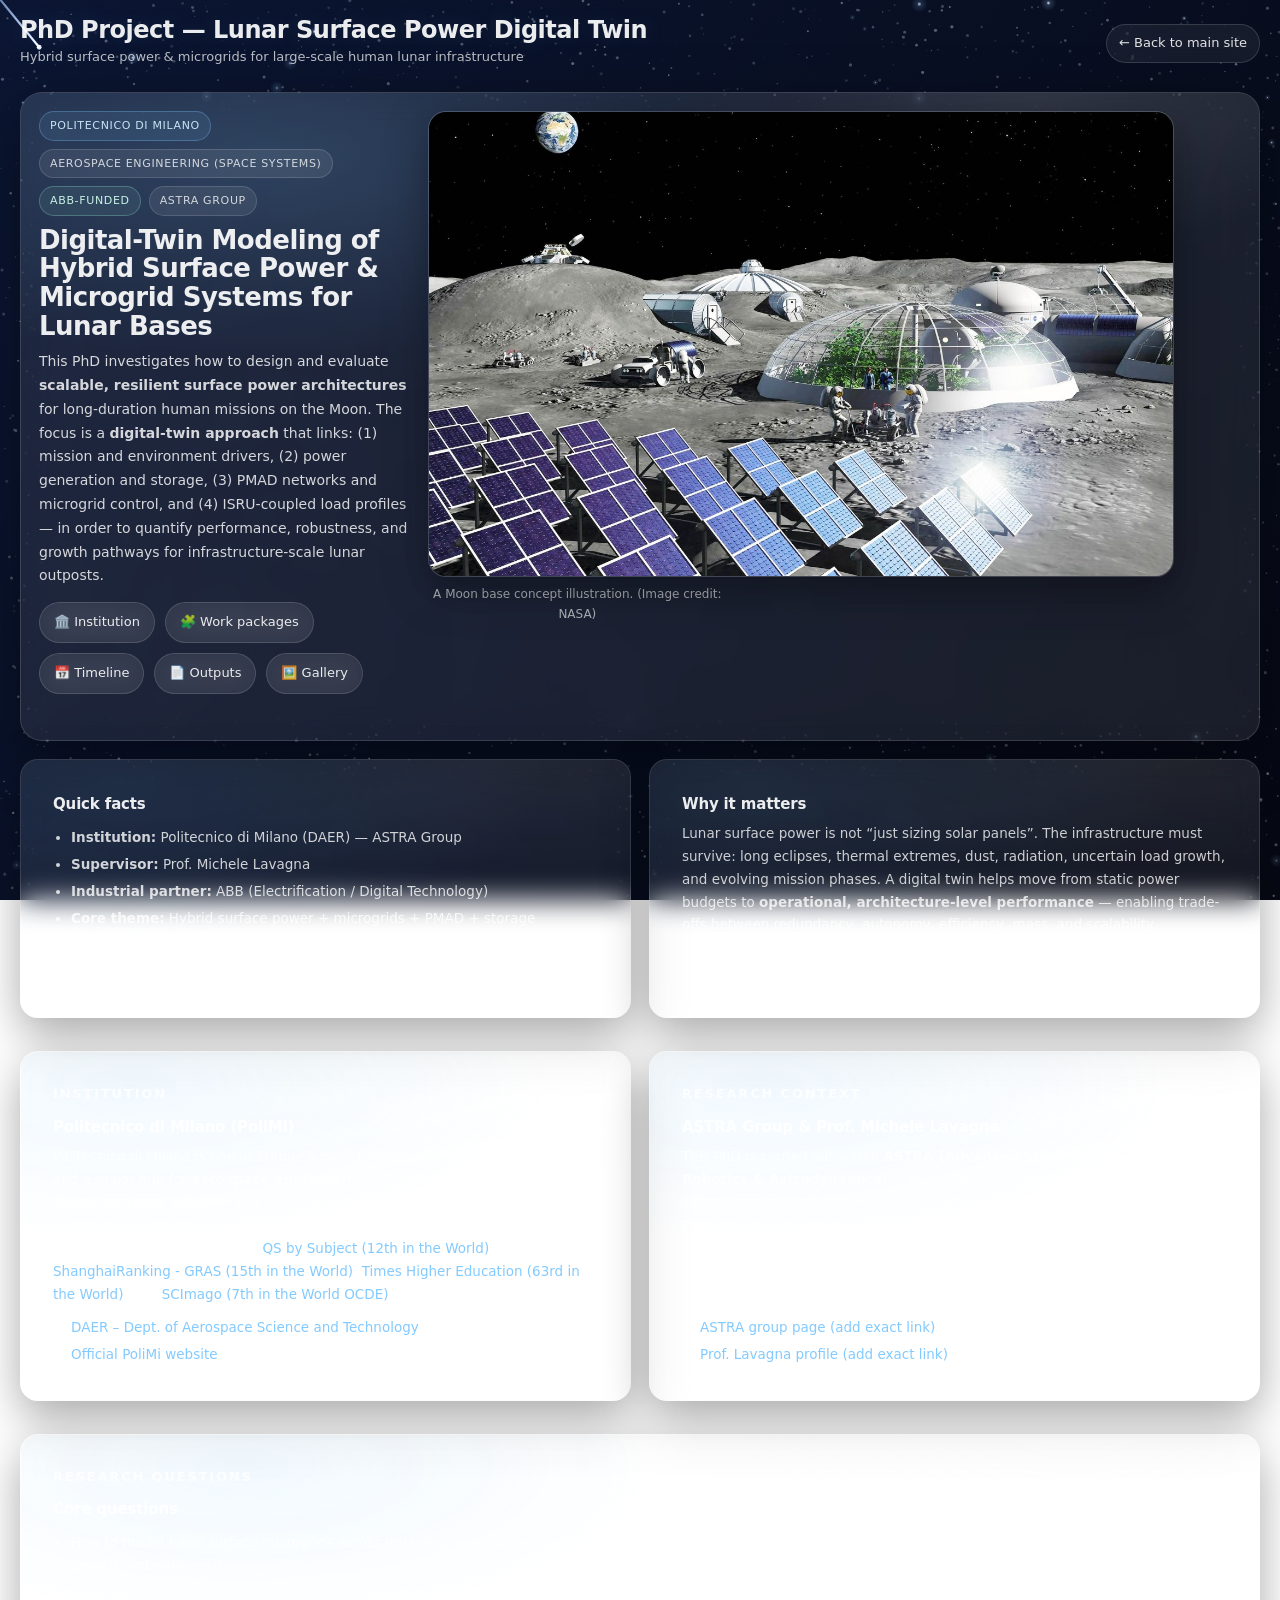
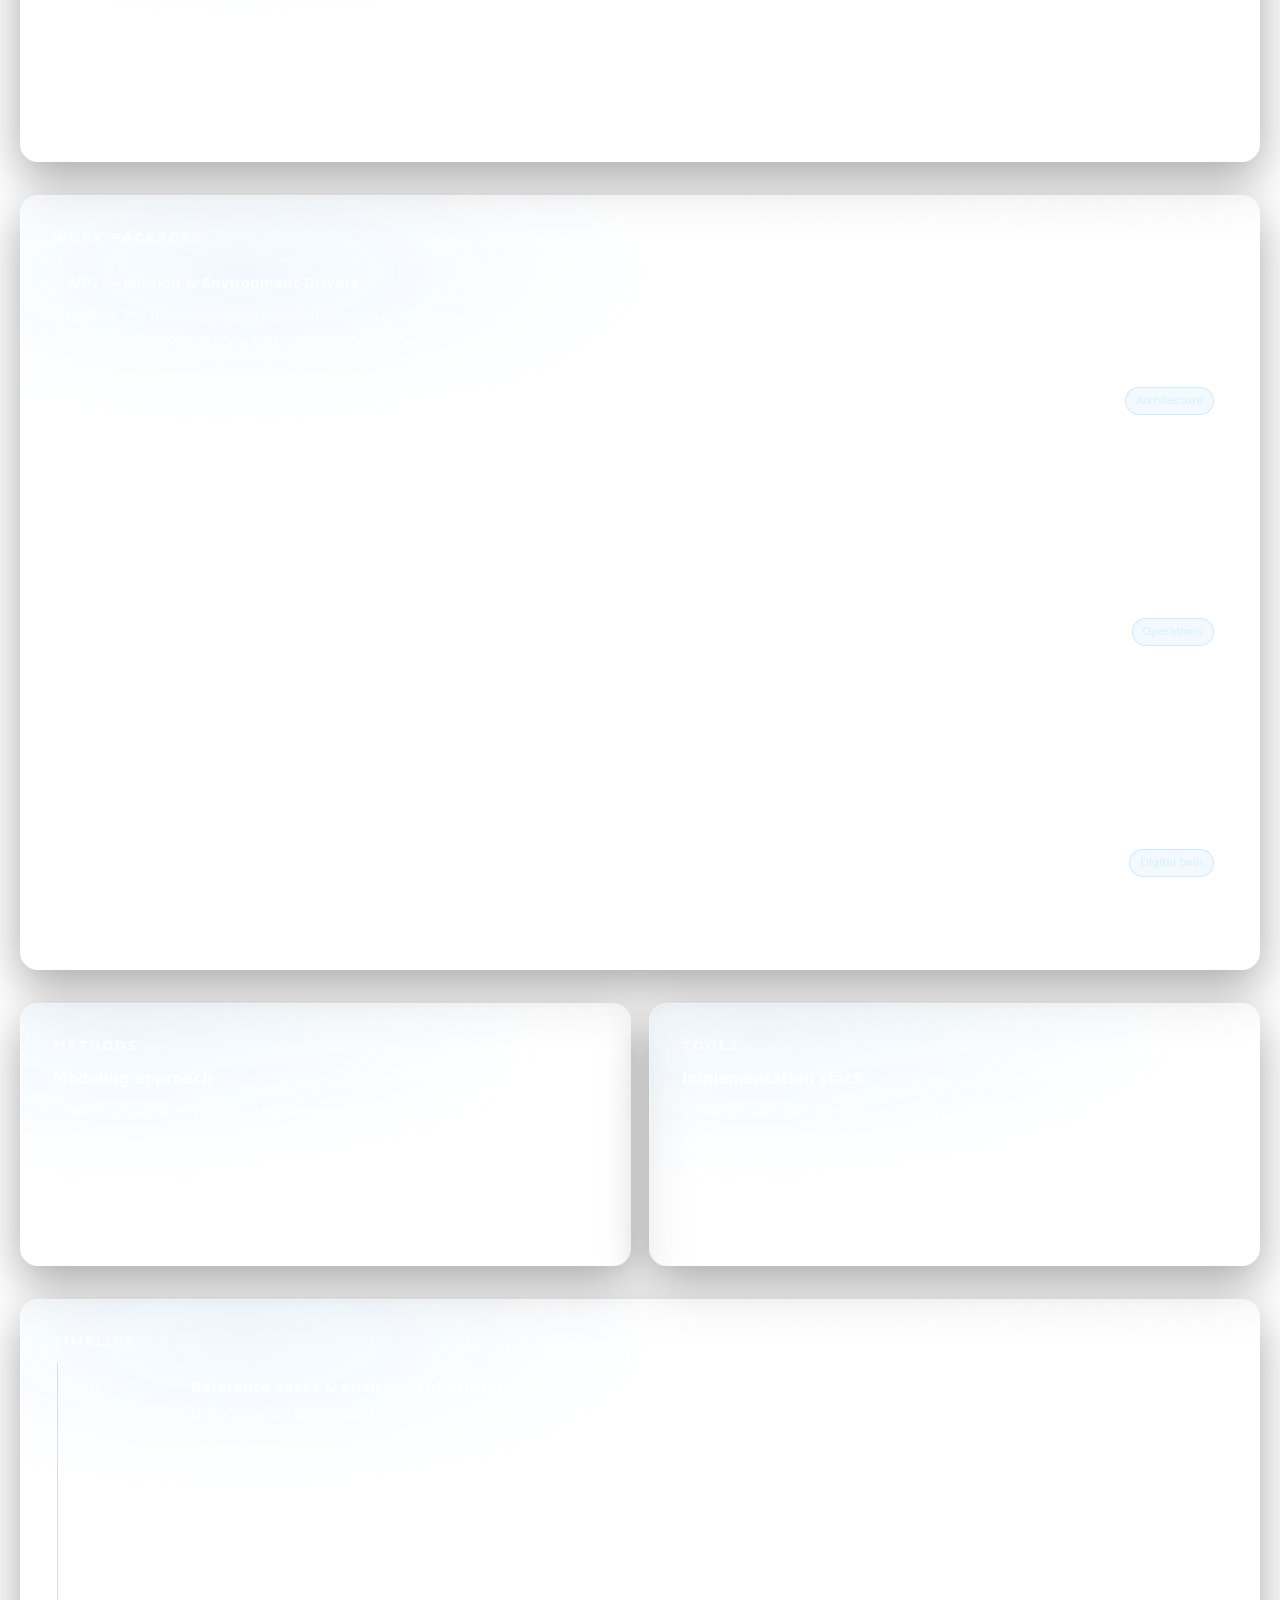
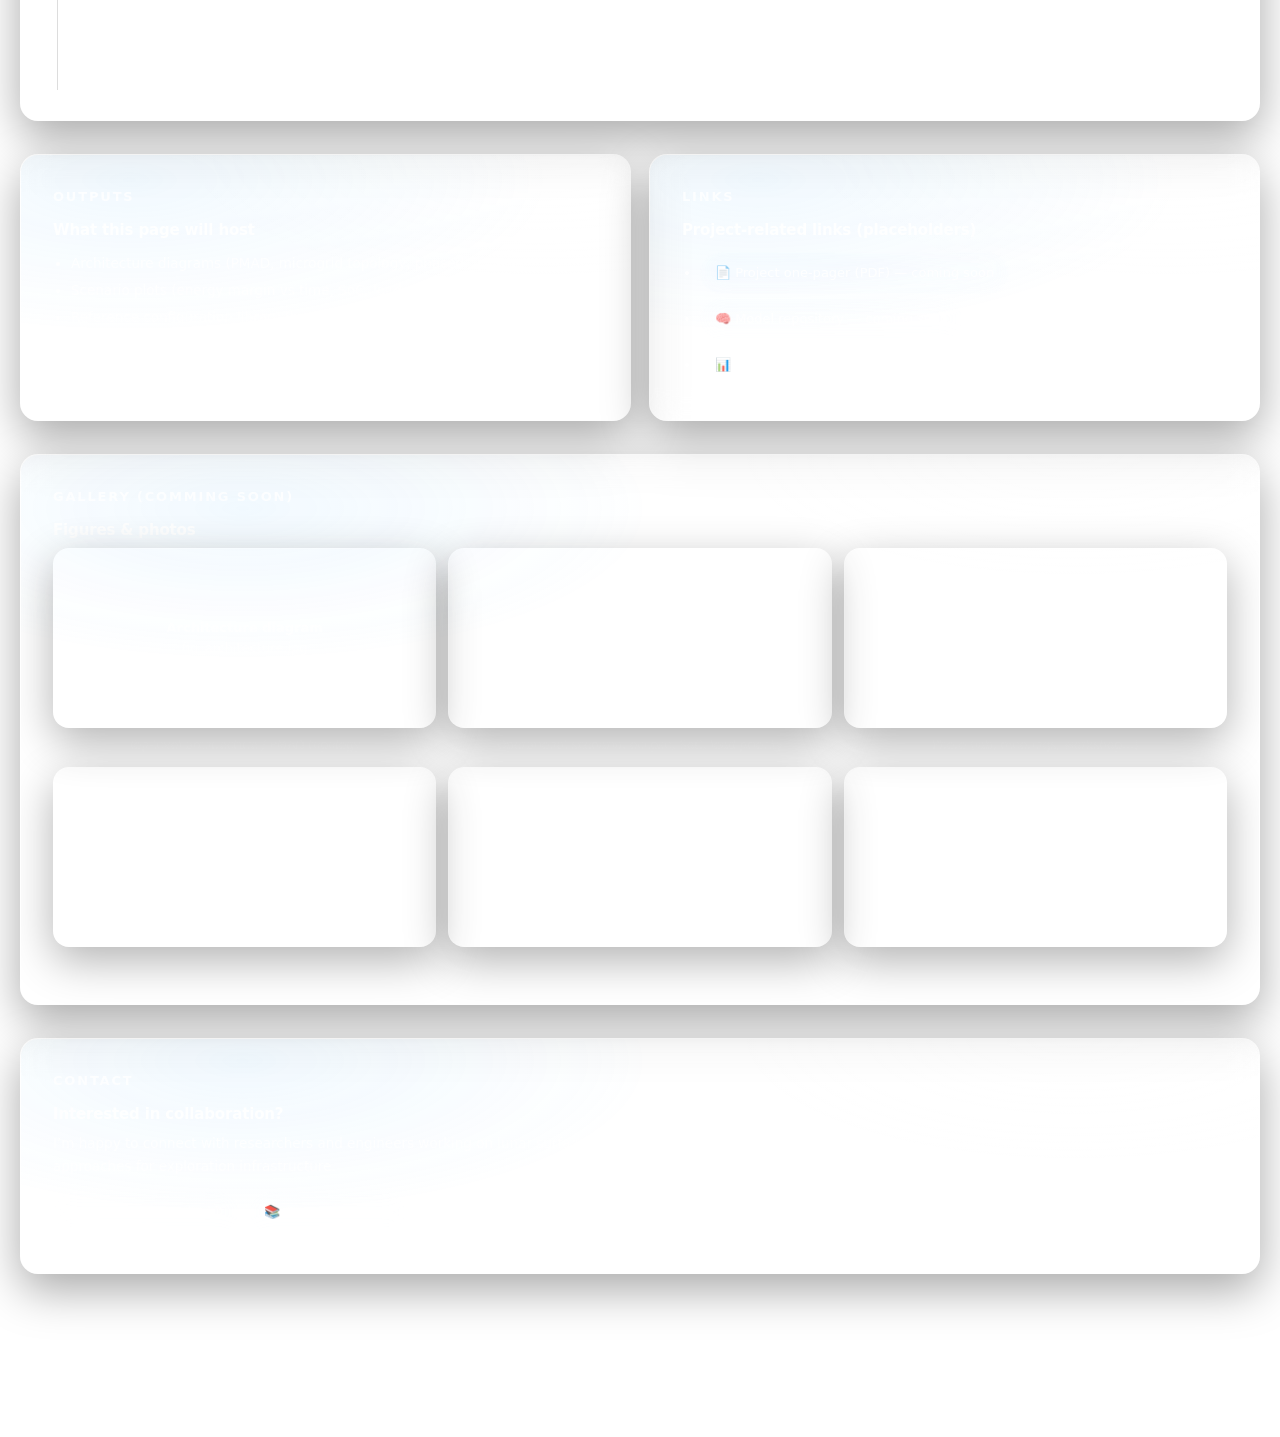
<file: moonexploration.html>
<!DOCTYPE html>
<html lang="en">
<head>
  <meta charset="UTF-8" />
  <title>PhD Project – Lunar Surface Power Digital Twin | Yann Sadou</title>
  <meta name="viewport" content="width=device-width, initial-scale=1" />
  <meta name="description" content="PhD project page: Digital-twin modeling of hybrid surface power and microgrids for large-scale lunar infrastructure." />
  <link rel="stylesheet" href="style.css" />

  <style>
    /* =========================================================
       PAGE THEME — consistent with your paintings “glass on stars”
    ========================================================= */
    :root{
      --glass: rgba(255,255,255,0.08);
      --glass2: rgba(255,255,255,0.06);
      --border: rgba(255,255,255,0.14);
      --txt: rgba(255,255,255,0.92);
      --txt2: rgba(255,255,255,0.72);
      --shadow: 0 18px 60px rgba(0,0,0,0.38);
      --radius: 18px;
      --max: 1400px;

      --accent: rgba(124,199,255,0.95);
      --accent2: rgba(180,170,255,0.90);
      --ok: rgba(160,255,220,0.90);
      --warn: rgba(255,210,160,0.92);
    }

    body{
      margin: 0;
      font-family: -apple-system, BlinkMacSystemFont, system-ui, "SF Pro Text","Helvetica Neue", Arial, sans-serif;
      color: var(--txt);
      background: transparent;
      -webkit-font-smoothing: antialiased;
      text-rendering: optimizeLegibility;
    }

    /* keep content above stars */
    header, main, footer { position: relative; z-index: 1; }

    /* =========================================================
       HEADER
    ========================================================= */
    header{
      max-width: var(--max);
      margin: 0 auto;
      padding: 18px 20px;
      display:flex;
      align-items:center;
      justify-content:space-between;
      gap: 12px;
    }

    .head-left{
      display:flex;
      flex-direction:column;
      gap: 4px;
    }

    .title{
      font-size: 24px;
      font-weight: 850;
      letter-spacing: -0.02em;
      line-height: 1.05;
      text-shadow: 0 0 22px rgba(124,199,255,0.14);
    }

    .subtitle{
      font-size: 13px;
      color: var(--txt2);
    }

    .back-link{
      font-size: 13px;
      color: rgba(255,255,255,0.88);
      text-decoration: none;
      border-radius: 999px;
      border: 1px solid var(--border);
      padding: 8px 12px;
      background: var(--glass2);
      backdrop-filter: blur(14px);
      transition: transform 180ms ease, background 180ms ease, border-color 180ms ease;
      white-space: nowrap;
    }
    .back-link:hover{
      background: rgba(255,255,255,0.12);
      border-color: rgba(255,255,255,0.22);
      transform: translateY(-1px);
      text-decoration: none;
    }

    /* =========================================================
       MAIN LAYOUT
    ========================================================= */
    main{
      max-width: var(--max);
      margin: 0 auto;
      padding: 6px 20px 56px;
    }

    .section{
      margin-top: 18px;
    }

    .section-title{
      margin: 0 0 10px;
      font-size: 13px;
      color: rgba(255,255,255,0.75);
      text-transform: uppercase;
      letter-spacing: 0.14em;
    }

    /* =========================================================
       HERO
    ========================================================= */
    .hero{
      border-radius: 22px;
      border: 1px solid var(--border);
      background: var(--glass);
      backdrop-filter: blur(16px);
      box-shadow: var(--shadow);
      overflow:hidden;
      position: relative;
    }

    .hero::before{
      content:"";
      position:absolute;
      inset:-2px;
      background:
        radial-gradient(900px 340px at 20% 10%, rgba(124,199,255,0.18), transparent 60%),
        radial-gradient(700px 280px at 82% 0%, rgba(255,255,255,0.10), transparent 55%);
      pointer-events:none;
    }

    .hero-inner{
      padding: 18px 18px 16px;
      display:grid;
      grid-template-columns: minmax(0, 1.25fr) minmax(0, 1fr);
      gap: 16px;
      position: relative;
    }

    .kicker{
      display:flex;
      flex-wrap:wrap;
      gap: 8px;
      margin-bottom: 10px;
    }

    .chip{
      font-size: 11px;
      padding: 5px 10px;
      border-radius: 999px;
      background: rgba(255,255,255,0.08);
      border: 1px solid rgba(255,255,255,0.14);
      color: rgba(255,255,255,0.78);
      letter-spacing: 0.06em;
      text-transform: uppercase;
    }
    .chip.accent{
      border-color: rgba(124,199,255,0.30);
      background: rgba(124,199,255,0.10);
      color: rgba(210,240,255,0.92);
    }
    .chip.ok{
      border-color: rgba(160,255,220,0.26);
      background: rgba(160,255,220,0.08);
      color: rgba(210,255,240,0.92);
    }

    .hero-title{
      margin: 0;
      font-size: 26px;
      font-weight: 900;
      letter-spacing: -0.02em;
      line-height: 1.1;
    }

    .hero-desc{
      margin: 10px 0 0;
      font-size: 14px;
      line-height: 1.7;
      color: rgba(255,255,255,0.82);
      max-width: 820px;
    }

    .hero-actions{
      margin-top: 14px;
      display:flex;
      flex-wrap:wrap;
      gap: 10px;
    }

    .btn{
      border-radius: 999px;
      border: 1px solid var(--border);
      padding: 9px 14px;
      font-size: 13px;
      background: rgba(255,255,255,0.06);
      color: rgba(255,255,255,0.90);
      text-decoration:none;
      backdrop-filter: blur(14px);
      transition: transform 180ms ease, background 180ms ease, border-color 180ms ease;
      display:inline-flex;
      align-items:center;
      gap: 8px;
      white-space:nowrap;
    }
    .btn:hover{
      transform: translateY(-1px);
      background: rgba(255,255,255,0.10);
      border-color: rgba(124,199,255,0.28);
      text-decoration:none;
    }

    .hero-figure{
        position: relative;
        border-radius: 18px;
        border: 1px solid rgba(255,255,255,0.12);
        background: rgba(255,255,255,0.05);
        overflow: hidden;
        box-shadow: 0 14px 44px rgba(0,0,0,0.36);

        /* 🔥 key: stable frame size */
        aspect-ratio: 16 / 10;   /* change to 16/9, 4/3, 1/1 if you want */
        width: 250%;
    }

    .hero-figure img{
        position: absolute;
        inset: 0;
        width: 100%;
        height: 100%;

        /* choose ONE */
        object-fit: cover;        /* fills the frame (cropping allowed) */
        /* object-fit: contain; */ /* shows full image (letterboxing) */

        display: block;
    }

    .placeholder{
      padding: 18px;
      text-align:center;
      color: rgba(255,255,255,0.70);
      font-size: 13px;
      line-height: 1.5;
    }
    .placeholder strong{ color: rgba(255,255,255,0.90); }

    .hero-caption{
      margin-top: 8px;
      font-size: 12px;
      color: rgba(255,255,255,0.65);
      text-align:center;
    }

    @media (max-width: 980px){
      .hero-inner{ grid-template-columns: minmax(0, 1fr); }
      .hero-figure{ min-height: 220px; }
    }

    /* =========================================================
       CARDS / GRID
    ========================================================= */
    .grid-2{
      display:grid;
      grid-template-columns: repeat(2, minmax(0, 1fr));
      gap: 18px;
    }
    @media (max-width: 980px){
      .grid-2{ grid-template-columns: minmax(0, 1fr); }
    }

    .card{
      border-radius: var(--radius);
      border: 1px solid var(--border);
      background: rgba(255,255,255,0.06);
      backdrop-filter: blur(14px);
      box-shadow: 0 16px 46px rgba(0,0,0,0.34);
      overflow:hidden;
      position: relative;
    }

    .card::before{
      content:"";
      position:absolute;
      inset:-2px;
      background:
        radial-gradient(700px 260px at 18% 10%, rgba(124,199,255,0.12), transparent 60%),
        radial-gradient(650px 240px at 85% 0%, rgba(255,255,255,0.07), transparent 55%);
      pointer-events:none;
      opacity: 0.85;
    }

    .card-inner{
      padding: 14px 14px 14px;
      position: relative;
    }

    .card h3{
      margin: 0 0 6px;
      font-size: 15px;
      font-weight: 850;
      letter-spacing: -0.01em;
      color: rgba(255,255,255,0.92);
    }

    .card p{
      margin: 0;
      font-size: 13.5px;
      line-height: 1.7;
      color: rgba(255,255,255,0.78);
    }

    .list{
      margin: 10px 0 0 18px;
      padding: 0;
      color: rgba(255,255,255,0.80);
      font-size: 13.5px;
      line-height: 1.7;
    }
    .list li{ margin: 4px 0; }

    /* =========================================================
       WORK PACKAGES
    ========================================================= */
    .wp{
      display:grid;
      grid-template-columns: minmax(0, 1fr);
      gap: 12px;
    }

    .wp-item{
      border-radius: 16px;
      border: 1px solid rgba(255,255,255,0.14);
      background: rgba(255,255,255,0.05);
      padding: 12px 12px 10px;
      position: relative;
      overflow:hidden;
    }

    .wp-head{
      display:flex;
      align-items:flex-start;
      justify-content:space-between;
      gap: 10px;
      margin-bottom: 6px;
    }

    .wp-title{
      font-weight: 850;
      font-size: 14px;
      color: rgba(255,255,255,0.92);
      margin: 0;
    }

    .wp-tag{
      font-size: 11px;
      padding: 4px 10px;
      border-radius: 999px;
      border: 1px solid rgba(255,255,255,0.14);
      background: rgba(255,255,255,0.06);
      color: rgba(255,255,255,0.74);
      white-space: nowrap;
    }

    .wp-tag.accent{
      border-color: rgba(124,199,255,0.30);
      background: rgba(124,199,255,0.10);
      color: rgba(210,240,255,0.92);
    }

    .wp-desc{
      font-size: 13.2px;
      color: rgba(255,255,255,0.78);
      line-height: 1.65;
      margin: 0;
    }

    /* =========================================================
       TIMELINE (simple + readable)
    ========================================================= */
    .timeline{
      display:grid;
      gap: 10px;
    }

    .t-item{
      display:grid;
      grid-template-columns: 92px minmax(0, 1fr);
      gap: 12px;
      align-items:start;
      padding: 12px;
      border-radius: 16px;
      border: 1px solid rgba(255,255,255,0.14);
      background: rgba(255,255,255,0.05);
    }

    .t-date{
      font-size: 12px;
      color: rgba(255,255,255,0.70);
      text-transform: uppercase;
      letter-spacing: 0.12em;
      padding-top: 2px;
      white-space: nowrap;
    }

    .t-body h4{
      margin: 0 0 4px;
      font-size: 14px;
      font-weight: 850;
      color: rgba(255,255,255,0.92);
    }

    .t-body p{
      margin: 0;
      font-size: 13.2px;
      color: rgba(255,255,255,0.78);
      line-height: 1.65;
    }

    @media (max-width: 520px){
      .t-item{ grid-template-columns: minmax(0, 1fr); }
      .t-date{ padding-top: 0; }
    }

    /* =========================================================
       GALLERY (placeholders)
    ========================================================= */
    .gallery{
      display:grid;
      grid-template-columns: repeat(3, minmax(0, 1fr));
      gap: 12px;
    }
    @media (max-width: 980px){ .gallery{ grid-template-columns: repeat(2, minmax(0, 1fr)); } }
    @media (max-width: 560px){ .gallery{ grid-template-columns: minmax(0, 1fr); } }

    .g-item{
      border-radius: 16px;
      border: 1px solid rgba(255,255,255,0.12);
      background: rgba(255,255,255,0.05);
      overflow:hidden;
      min-height: 180px;
      box-shadow: 0 14px 44px rgba(0,0,0,0.30);
      position: relative;
      display:flex;
      align-items:center;
      justify-content:center;
    }

    .g-item img{
      width:100%;
      height:100%;
      object-fit:cover;
      display:block;
    }

    .g-cap{
      margin-top: 8px;
      font-size: 12px;
      color: rgba(255,255,255,0.65);
      text-align:center;
    }

    /* =========================================================
       FOOTER
    ========================================================= */
    footer{
      max-width: var(--max);
      margin: 0 auto;
      padding: 18px 20px 36px;
      color: rgba(255,255,255,0.62);
      font-size: 12px;
      text-align:center;
      border-top: 1px solid rgba(255,255,255,0.10);
      position: relative;
      z-index: 1;
    }

    @media (prefers-reduced-motion: reduce){
      .btn{ transition:none; }
    }
  </style>
</head>

<body>
  <!-- Stars background -->
  <canvas id="stars" aria-hidden="true"></canvas>

  <header>
    <div class="head-left">
      <div class="title">PhD Project — Lunar Surface Power Digital Twin</div>
      <div class="subtitle">Hybrid surface power & microgrids for large-scale human lunar infrastructure</div>
    </div>
    <a class="back-link" href="index.html">← Back to main site</a>
  </header>

  <main>
    <!-- HERO -->
    <section class="hero" aria-label="Project overview">
      <div class="hero-inner">
        <div>
          <div class="kicker">
            <span class="chip accent">Politecnico di Milano</span>
            <span class="chip">Aerospace Engineering (Space Systems)</span>
            <span class="chip ok">ABB-funded</span>
            <span class="chip">ASTRA Group</span>
          </div>

          <h1 class="hero-title">Digital-Twin Modeling of Hybrid Surface Power & Microgrid Systems for Lunar Bases</h1>

          <p class="hero-desc">
            This PhD investigates how to design and evaluate <strong>scalable, resilient surface power architectures</strong>
            for long-duration human missions on the Moon. The focus is a <strong>digital-twin approach</strong> that links:
            (1) mission and environment drivers, (2) power generation and storage, (3) PMAD networks and microgrid control,
            and (4) ISRU-coupled load profiles — in order to quantify performance, robustness, and growth pathways for
            infrastructure-scale lunar outposts.
          </p>

          <div class="hero-actions">
            <a class="btn" href="#institution">🏛️ Institution</a>
            <a class="btn" href="#workpackages">🧩 Work packages</a>
            <a class="btn" href="#timeline">📅 Timeline</a>
            <a class="btn" href="#outputs">📄 Outputs</a>
            <a class="btn" href="#gallery">🖼️ Gallery</a>
          </div>
        </div>

        <div>
          <div class="hero-figure">
            <!-- Replace this placeholder with an actual image:
                 assets/projects/lunar-power/hero.jpg -->
            <img src="assets/projects/moonexploration/lunar_base.jpg" alt="Lunar Human Base" />
            <div class="placeholder">
              <strong>Hero image placeholder</strong><br/>
              Add: <code>assets/projects/lunar-power/hero.jpg</code><br/>
              Recommended: a lunar outpost / power network concept image.
            </div>
          </div>
          <div class="hero-caption">
            A Moon base concept illustration. (Image credit: NASA)
          </div>
        </div>
      </div>
    </section>

    <!-- QUICK FACTS + WHY IT MATTERS -->
    <section class="section" aria-label="Quick facts">
      <div class="grid-2">
        <div class="card">
          <div class="card-inner">
            <h3>Quick facts</h3>
            <ul class="list">
              <li><strong>Institution:</strong> Politecnico di Milano (DAER) — ASTRA Group</li>
              <li><strong>Supervisor:</strong> Prof. Michele Lavagna</li>
              <li><strong>Industrial partner:</strong> ABB (Electrification / Digital Technology)</li>
              <li><strong>Core theme:</strong> Hybrid surface power + microgrids + PMAD + storage</li>
              <li><strong>Method:</strong> Digital twin linking mission context → architecture → operations</li>
              <li><strong>Goal:</strong> A reusable modeling framework for phased lunar infrastructure growth</li>
            </ul>
          </div>
        </div>

        <div class="card">
          <div class="card-inner">
            <h3>Why it matters</h3>
            <p>
              Lunar surface power is not “just sizing solar panels”.
              The infrastructure must survive: long eclipses, thermal extremes, dust, radiation, uncertain load growth,
              and evolving mission phases. A digital twin helps move from static power budgets to
              <strong>operational, architecture-level performance</strong> — enabling trade-offs between redundancy,
              autonomy, efficiency, mass, and scalability.
            </p>
          </div>
        </div>
      </div>
    </section>

        <!-- INSTITUTION & GROUP -->
    <section class="section" id="institution" aria-label="Institution and group context">
    <div class="grid-2">
        <div class="card">
        <div class="card-inner">
            <div class="section-title">Institution</div>
            <h3>Politecnico di Milano (PoliMi)</h3>
            <p>
            Politecnico di Milano is one of Europe’s most prestigious technical universities and a major hub for
            <strong>aerospace engineering</strong>, with recognized excellence in <strong>space systems</strong>,
            <strong>mission design</strong>, and <strong>astrodynamics</strong>. Its aerospace and engineering performance is
            consistently featured across major international ranking frameworks, including
            <a href="https://www.topuniversities.com/university-subject-rankings/mechanical-aeronautical-manufacturing-engineering"
                target="_blank" rel="noopener noreferrer">QS by Subject (12th in the World)</a>,
            <a href="https://www.shanghairanking.com/institution/polytechnic-university-of-milan"
                target="_blank" rel="noopener noreferrer">ShanghaiRanking - GRAS (15th in the World)</a>,
            <a href="https://www.timeshighereducation.com/world-university-rankings/politecnico-di-milano"
                target="_blank" rel="noopener noreferrer">Times Higher Education (63rd in the World)</a>,
            and
            <a href="https://www.scimagoir.com/rankings.php?sector=Higher+educ.&area=2202&ranking=Overall&country=OECD"
                target="_blank" rel="noopener noreferrer">SCImago (7th in the World OCDE)</a>.
            </p>

            <ul class="list">
            <li><a href="https://www.aero.polimi.it/en/" target="_blank" rel="noopener noreferrer">DAER – Dept. of Aerospace Science and Technology</a></li>
            <li><a href="https://www.polimi.it/" target="_blank" rel="noopener noreferrer">Official PoliMi website</a></li>
            </ul>
        </div>
        </div>

        <div class="card">
        <div class="card-inner">
            <div class="section-title">Research context</div>
            <h3>ASTRA Group & Prof. Michele Lavagna</h3>
            <p>
            This PhD is carried out within <strong>ASTRA (Advanced Space Technologies for Robotics & Astrodynamics)</strong>,
            a research group focused on mission design, astrodynamics, and advanced space-system concepts.
            Under the supervision of <strong>Prof. Michele Lavagna</strong>, the project is positioned at the intersection of
            mission-driven requirements and engineering-grade system design — a natural framework for developing
            scalable surface infrastructure architectures for lunar exploration.
            </p>

            <ul class="list">
            <li><a href="https://www.aero.polimi.it/" target="_blank" rel="noopener noreferrer">ASTRA group page (add exact link)</a></li>
            <li><a href="https://www.aero.polimi.it/" target="_blank" rel="noopener noreferrer">Prof. Lavagna profile (add exact link)</a></li>
            </ul>
        </div>
        </div>
    </div>
    </section>

    <!-- RESEARCH QUESTIONS -->
    <section class="section" id="questions" aria-label="Research questions">
      <div class="card">
        <div class="card-inner">
          <div class="section-title">Research questions</div>
          <div class="grid-2">
            <div>
              <h3>Core questions</h3>
              <ul class="list">
                <li>How to model lunar surface microgrids across mission phases (deployment → growth → steady ops)?</li>
                <li>What are good metrics for resilience (fault tolerance, recovery, energy margin) at infrastructure scale?</li>
                <li>How to couple ISRU-driven loads and storage scheduling into power architecture trade-offs?</li>
                <li>How to benchmark architectures using heritage (ISS/Orion principles) while accounting for lunar constraints?</li>
              </ul>
            </div>
            <div>
              <h3>Key outputs</h3>
              <ul class="list">
                <li>A modular architecture model (generation / storage / PMAD / loads / control).</li>
                <li>A simulation/analysis pipeline for energy flows and operational scenarios.</li>
                <li>Scalability studies for phased build-up and expansion of outpost power networks.</li>
                <li>Design rules and reference cases for future mission architecture work.</li>
              </ul>
            </div>
          </div>
        </div>
      </div>
    </section>

    <!-- WORK PACKAGES -->
    <section class="section" id="workpackages" aria-label="Work packages">
      <div class="card">
        <div class="card-inner">
          <div class="section-title">Work packages</div>

          <div class="wp">
            <div class="wp-item">
              <div class="wp-head">
                <p class="wp-title">WP1 — Mission & Environment Drivers</p>
                <span class="wp-tag">Context</span>
              </div>
              <p class="wp-desc">
                Capture the boundary conditions that dominate lunar power design:
                illumination cycles, thermal extremes, dust, radiation, terrain constraints,
                mobility, and mission-phasing assumptions (e.g., early outpost vs expansion).
              </p>
            </div>

            <div class="wp-item">
              <div class="wp-head">
                <p class="wp-title">WP2 — Reference Architectures & Heritage Benchmarking</p>
                <span class="wp-tag accent">Architecture</span>
              </div>
              <p class="wp-desc">
                Build reference PMAD and power-system architectures inspired by heritage:
                distributed vs centralized distribution, voltage levels, redundancy strategies,
                storage placement, and operational principles.
              </p>
            </div>

            <div class="wp-item">
              <div class="wp-head">
                <p class="wp-title">WP3 — Hybrid Generation & Storage Modeling</p>
                <span class="wp-tag">Energy</span>
              </div>
              <p class="wp-desc">
                Model hybrid supply (solar + storage, fuel cells, nuclear interfaces, etc.),
                with realistic efficiency chains and power electronics. Evaluate dispatch and
                storage scheduling across representative operational scenarios.
              </p>
            </div>

            <div class="wp-item">
              <div class="wp-head">
                <p class="wp-title">WP4 — Microgrid Operations & Control Concepts</p>
                <span class="wp-tag accent">Operations</span>
              </div>
              <p class="wp-desc">
                Integrate control logic at a “mission-usable” abstraction level:
                load shedding priorities, reconfiguration under failures, state-of-charge constraints,
                and autonomy approaches relevant to lunar comm delays and safety.
              </p>
            </div>

            <div class="wp-item">
              <div class="wp-head">
                <p class="wp-title">WP5 — ISRU-Coupled Power Flows</p>
                <span class="wp-tag">ISRU</span>
              </div>
              <p class="wp-desc">
                Represent ISRU loads (e.g., oxygen production, resource excavation, processing)
                as power-hungry subsystems with duty cycles, ramp rates, and coupling to storage and
                generation sizing in a scalable outpost growth scenario.
              </p>
            </div>

            <div class="wp-item">
              <div class="wp-head">
                <p class="wp-title">WP6 — Digital Twin Integration & Trade Space Exploration</p>
                <span class="wp-tag accent">Digital twin</span>
              </div>
              <p class="wp-desc">
                Assemble the end-to-end modeling framework and run trade studies:
                architecture choices vs mass, robustness, energy margin, fault tolerance,
                and upgrade pathways. Deliver reference cases + reusable templates.
              </p>
            </div>
          </div>
        </div>
      </div>
    </section>

    <!-- METHODS & TOOLS -->
    <section class="section" id="methods" aria-label="Methods and tools">
      <div class="grid-2">
        <div class="card">
          <div class="card-inner">
            <div class="section-title">Methods</div>
            <h3>Modeling approach</h3>
            <ul class="list">
              <li>Architecture-level modeling (generation ↔ storage ↔ PMAD ↔ loads ↔ control)</li>
              <li>Scenario-based simulation (eclipse, contingencies, phased growth)</li>
              <li>Resilience metrics (energy margin, recovery time, critical load availability)</li>
              <li>Trade-space exploration (mass, redundancy, efficiency, scalability)</li>
            </ul>
          </div>
        </div>

        <div class="card">
          <div class="card-inner">
            <div class="section-title">Tools</div>
            <h3>Implementation stack</h3>
            <ul class="list">
              <li>MBSE / architecture representation (placeholder — your choice)</li>
              <li>Numerical modeling & scripting (Python / MATLAB — placeholder)</li>
              <li>Power system abstractions & performance models</li>
              <li>Documentation & reproducibility (Git/GitHub workflows)</li>
            </ul>
            <p style="margin-top:10px; font-size:12px; color: rgba(255,255,255,0.65);">
              (You can later replace placeholders with exact tools once you finalize the stack.)
            </p>
          </div>
        </div>
      </div>
    </section>

    <!-- TIMELINE -->
    <section class="section" id="timeline" aria-label="Timeline">
      <div class="card">
        <div class="card-inner">
          <div class="section-title">Timeline</div>
          <div class="timeline">
            <div class="t-item">
              <div class="t-date">Year 1</div>
              <div class="t-body">
                <h4>Reference cases & environment drivers</h4>
                <p>
                  Define mission assumptions, environment constraints, baseline load profiles,
                  and create initial reference power architectures.
                </p>
              </div>
            </div>

            <div class="t-item">
              <div class="t-date">Year 2</div>
              <div class="t-body">
                <h4>Hybrid power modeling + operations</h4>
                <p>
                  Integrate generation/storage efficiency chains, run operational scenarios,
                  and develop control abstractions (load shedding, reconfiguration).
                </p>
              </div>
            </div>

            <div class="t-item">
              <div class="t-date">Year 3</div>
              <div class="t-body">
                <h4>ISRU coupling + trade studies</h4>
                <p>
                  Add ISRU modules and study how outpost growth changes power flows,
                  storage scheduling, and PMAD scaling decisions.
                </p>
              </div>
            </div>

            <div class="t-item">
              <div class="t-date">Year 4</div>
              <div class="t-body">
                <h4>Digital twin framework + guidelines</h4>
                <p>
                  Consolidate into a reusable framework, publish reference cases,
                  and deliver design rules for future lunar infrastructure power architectures.
                </p>
              </div>
            </div>
          </div>
        </div>
      </div>
    </section>

    <!-- OUTPUTS -->
    <section class="section" id="outputs" aria-label="Outputs">
      <div class="grid-2">
        <div class="card">
          <div class="card-inner">
            <div class="section-title">Outputs</div>
            <h3>What this page will host</h3>
            <ul class="list">
              <li>Architecture diagrams (PMAD, microgrid topology, phased growth)</li>
              <li>Scenario plots (energy margin vs time, SoC, load shedding events)</li>
              <li>Reference configuration library (baseline cases)</li>
              <li>Publications / talks (links)</li>
            </ul>
          </div>
        </div>

        <div class="card">
          <div class="card-inner">
            <div class="section-title">Links</div>
            <h3>Project-related links (placeholders)</h3>
            <ul class="list">
              <li><a class="btn" href="#" onclick="return false;">📄 Project one-pager (PDF) — coming soon</a></li>
              <li><a class="btn" href="#" onclick="return false;">🧠 Model repository — coming soon</a></li>
              <li><a class="btn" href="#" onclick="return false;">📊 Reference cases — coming soon</a></li>
            </ul>
          </div>
        </div>
      </div>
    </section>

    <!-- GALLERY -->
    <section class="section" id="gallery" aria-label="Gallery">
      <div class="card">
        <div class="card-inner">
          <div class="section-title">Gallery (COMMING SOON)</div>
          <h3>Figures & photos</h3>

          <div class="gallery">
            <div>
              <div class="g-item">
                <!-- <img src="assets/projects/lunar-power/fig_architecture.jpg" alt="Architecture diagram" /> -->
                <div class="placeholder"><strong>Architecture diagram</strong><br/>fig_architecture.jpg</div>
              </div>
              <div class="g-cap">Top-level architecture / PMAD topology</div>
            </div>

            <div>
              <div class="g-item">
                <!-- <img src="assets/projects/lunar-power/fig_scenario.jpg" alt="Scenario plot" /> -->
                <div class="placeholder"><strong>Scenario plot</strong><br/>fig_scenario.jpg</div>
              </div>
              <div class="g-cap">Operational scenario: eclipse, SoC, load priority</div>
            </div>

            <div>
              <div class="g-item">
                <!-- <img src="assets/projects/lunar-power/photo_lab.jpg" alt="Lab / meeting photo" /> -->
                <div class="placeholder"><strong>Photo</strong><br/>photo_lab.jpg</div>
              </div>
              <div class="g-cap">Photo (lab, meetings, workshop…)</div>
            </div>

            <div>
              <div class="g-item">
                <!-- <img src="assets/projects/lunar-power/fig_isru.jpg" alt="ISRU coupling block diagram" /> -->
                <div class="placeholder"><strong>ISRU coupling</strong><br/>fig_isru.jpg</div>
              </div>
              <div class="g-cap">ISRU modules & power coupling</div>
            </div>

            <div>
              <div class="g-item">
                <!-- <img src="assets/projects/lunar-power/fig_growth.jpg" alt="Phased growth diagram" /> -->
                <div class="placeholder"><strong>Phased growth</strong><br/>fig_growth.jpg</div>
              </div>
              <div class="g-cap">Outpost growth: phases and scaling decisions</div>
            </div>

            <div>
              <div class="g-item">
                <!-- <img src="assets/projects/lunar-power/fig_resilience.jpg" alt="Resilience metrics illustration" /> -->
                <div class="placeholder"><strong>Resilience metrics</strong><br/>fig_resilience.jpg</div>
              </div>
              <div class="g-cap">Resilience metrics and fault response</div>
            </div>
          </div>
        </div>
      </div>
    </section>

    <!-- CONTACT / COLLAB -->
    <section class="section" id="contact" aria-label="Contact">
      <div class="card">
        <div class="card-inner">
          <div class="section-title">Contact</div>
          <h3>Interested in collaboration?</h3>
          <p>
            I’m happy to connect with researchers and engineers working on
            lunar surface systems, power architectures, energy storage, PMAD, microgrids,
            and digital-twin/MBSE approaches for exploration infrastructure.
          </p>
          <div class="hero-actions">
            <a class="btn" href="mailto:yann.sadou@polimi.it">✉️ yann.sadou@polimi.it</a>
            <a class="btn" href="index.html#publications">📚 See publications</a>
          </div>
        </div>
      </div>
    </section>
  </main>

  <footer>
    © <span id="year"></span> Yann Sadou — PhD Project Page<br/>
    Hosted on GitHub Pages.
  </footer>

  <script src="stars.js"></script>
  <script>
    document.getElementById("year").textContent = new Date().getFullYear();
  </script>
</body>
</html>
</file>
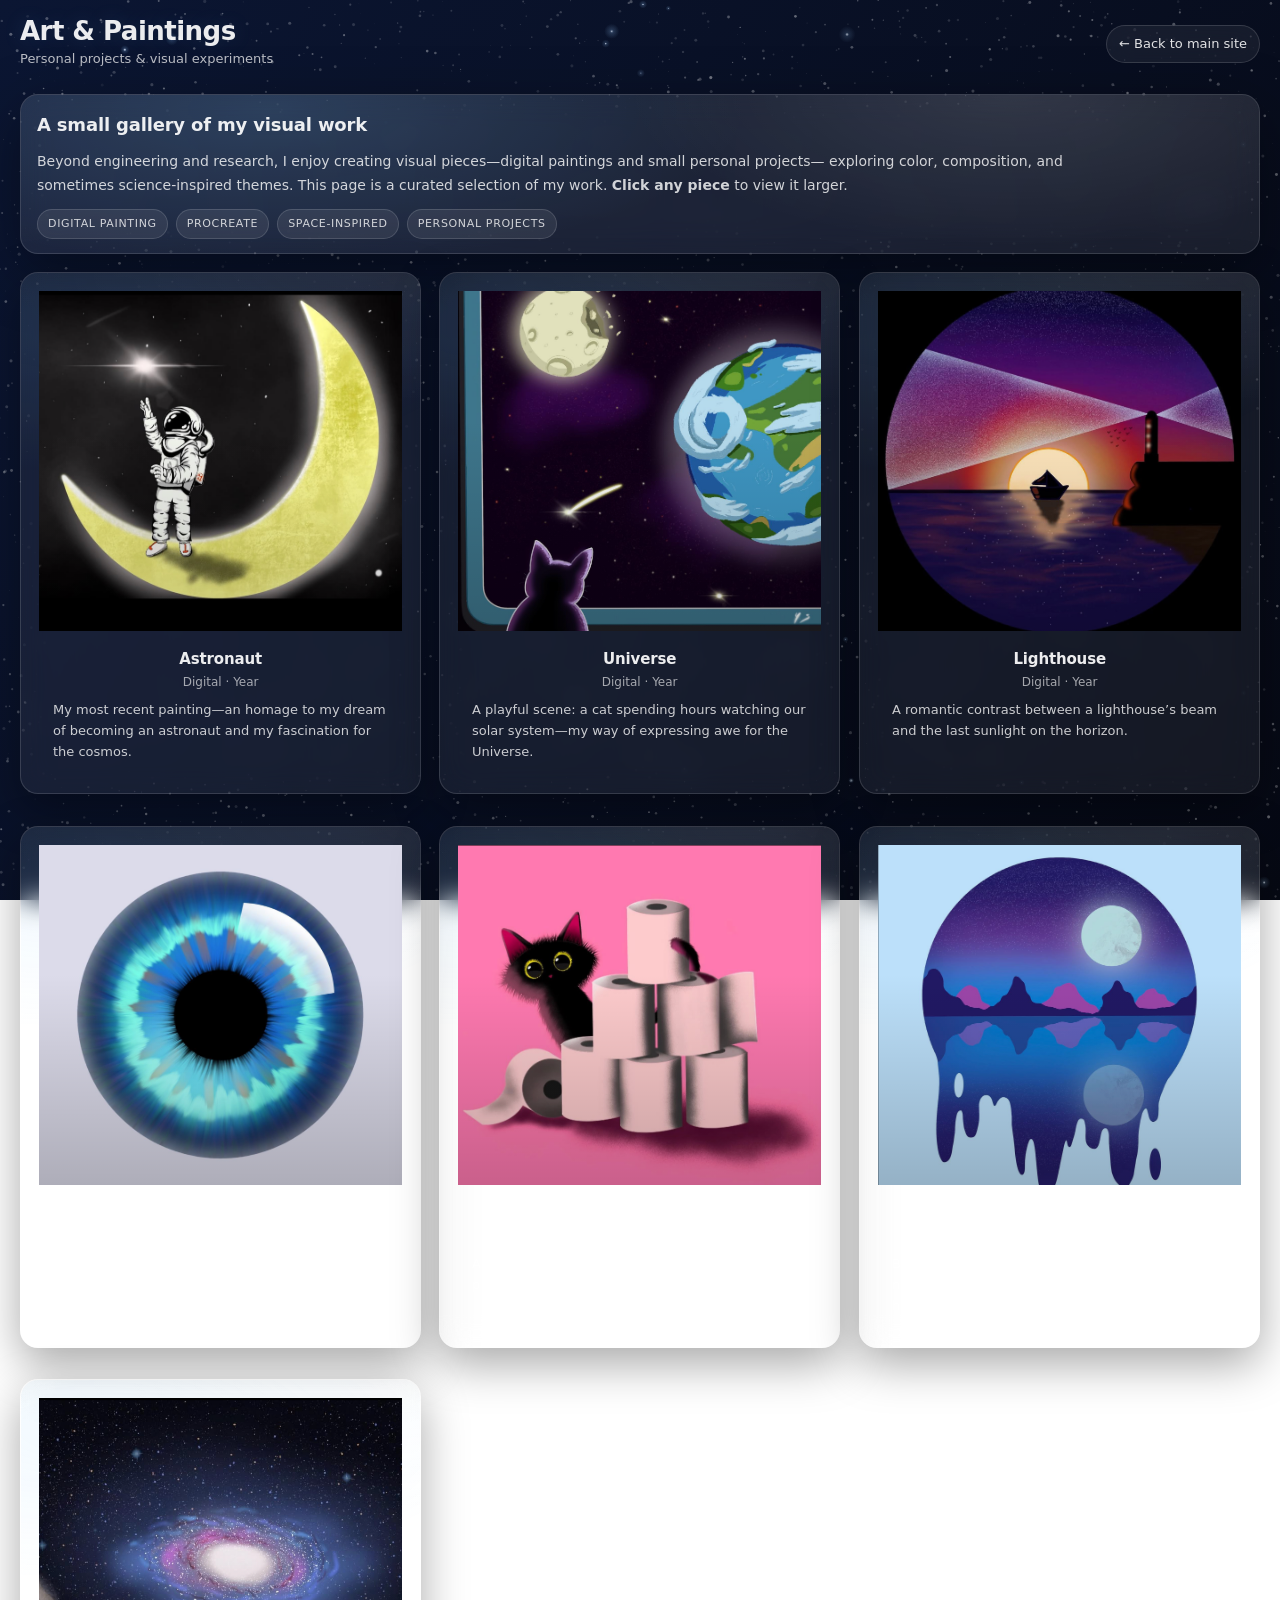
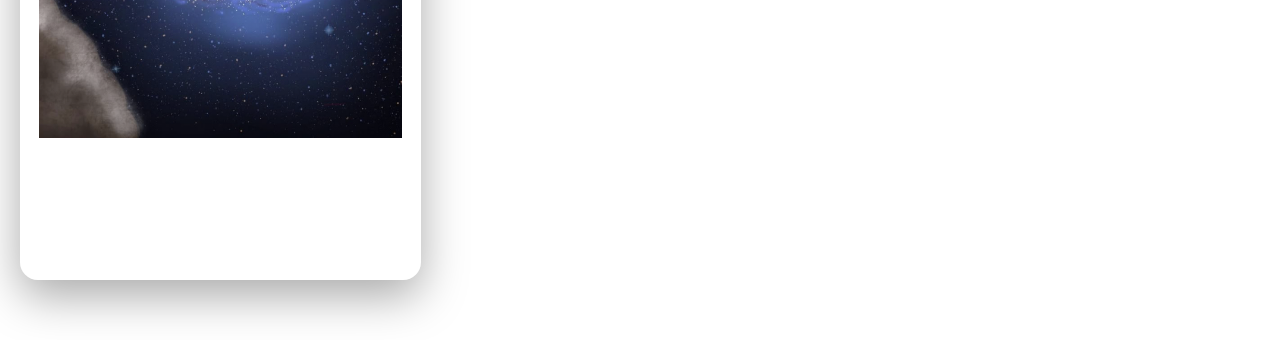
<file: paintings.html>
<!DOCTYPE html>
<html lang="en">
<head>
  <meta charset="UTF-8" />
  <title>Art & Paintings – Yann Sadou</title>
  <meta name="viewport" content="width=device-width, initial-scale=1" />
  <link rel="stylesheet" href="style.css" />

  <style>
    /* ---- Page theme (sits nicely on the starry background) ---- */
    :root{
      --glass: rgba(255,255,255,0.08);
      --glass2: rgba(255,255,255,0.06);
      --border: rgba(255,255,255,0.14);
      --txt: rgba(255,255,255,0.92);
      --txt2: rgba(255,255,255,0.72);
      --shadow: 0 18px 60px rgba(0,0,0,0.38);
      --radius: 18px;
      --max: 1400px;
    }

    body{
      margin: 0;
      font-family: -apple-system, BlinkMacSystemFont, system-ui, "SF Pro Text","Helvetica Neue", Arial, sans-serif;
      color: var(--txt);
      background: transparent; /* important: stars canvas stays visible */
      -webkit-font-smoothing: antialiased;
    }

    /* content above stars */
    header, main, footer{ position: relative; z-index: 1; }

    header{
      max-width: var(--max);
      margin: 0 auto;
      padding: 18px 20px;
      display: flex;
      align-items: center;
      justify-content: space-between;
      gap: 12px;
    }

    .title{
      font-size: 26px;
      font-weight: 800;
      letter-spacing: -0.02em;
      line-height: 1.05;
      text-shadow: 0 0 22px rgba(124,199,255,0.14);
    }

    .subtitle{
      margin-top: 4px;
      font-size: 13px;
      color: var(--txt2);
    }

    .back-link{
      font-size: 13px;
      color: rgba(255,255,255,0.88);
      text-decoration: none;
      border-radius: 999px;
      border: 1px solid var(--border);
      padding: 8px 12px;
      background: var(--glass2);
      backdrop-filter: blur(14px);
      transition: transform 180ms ease, background 180ms ease, border-color 180ms ease;
      white-space: nowrap;
    }
    .back-link:hover{
      background: rgba(255,255,255,0.12);
      border-color: rgba(255,255,255,0.22);
      transform: translateY(-1px);
      text-decoration: none;
    }

    main{
      max-width: var(--max);
      margin: 0 auto;
      padding: 6px 20px 46px;
    }

    /* ---- Intro block ---- */
    .intro{
      border-radius: var(--radius);
      border: 1px solid var(--border);
      background: var(--glass);
      backdrop-filter: blur(16px);
      box-shadow: var(--shadow);
      padding: 16px 16px 14px;
      overflow: hidden;
      position: relative;
    }

    .intro::before{
      content:"";
      position:absolute;
      inset:-2px;
      background: radial-gradient(800px 260px at 20% 10%, rgba(124,199,255,0.16), transparent 60%),
                  radial-gradient(700px 280px at 80% 0%, rgba(255,255,255,0.10), transparent 55%);
      pointer-events:none;
    }

    .intro h1{
      margin: 0;
      font-size: 18px;
      font-weight: 800;
      letter-spacing: -0.01em;
      position: relative;
    }

    .intro p{
      margin: 10px 0 0;
      font-size: 14px;
      line-height: 1.7;
      color: rgba(255,255,255,0.80);
      max-width: 1040px;
      position: relative;
    }

    .chips{
      display:flex;
      flex-wrap:wrap;
      gap:8px;
      margin-top: 12px;
      position: relative;
    }

    .chip{
      font-size: 11px;
      padding: 5px 10px;
      border-radius: 999px;
      background: rgba(255,255,255,0.08);
      border: 1px solid rgba(255,255,255,0.14);
      color: rgba(255,255,255,0.78);
      letter-spacing: 0.06em;
      text-transform: uppercase;
    }

    /* ---- Grid ---- */
    .grid{
      display:grid;
      grid-template-columns: repeat(auto-fit, minmax(320px, 1fr));
      gap: 18px;
      margin-top: 18px;
    }

    /* ---- Painting Card ---- */
    .card{
      border-radius: var(--radius);
      border: 1px solid var(--border);
      background: rgba(255,255,255,0.06);
      backdrop-filter: blur(14px);
      box-shadow: 0 16px 46px rgba(0,0,0,0.34);
      overflow: hidden;
      display:flex;
      flex-direction:column;

      opacity: 0;
      transform: translateY(10px);
      transition: transform 650ms ease, opacity 650ms ease, border-color 200ms ease;
      will-change: transform;
    }
    .card.reveal{
      opacity: 1;
      transform: translateY(0);
    }

    .media{
      height: 340px;
      position: relative;
      overflow: hidden;
      cursor: zoom-in;
      background: rgba(255,255,255,0.04);
    }

    .media img{
      width: 100%;
      height: 100%;
      object-fit: cover;
      transform: scale(1);
      transition: transform 420ms ease;
      display:block;
    }

    /* fancy overlay */
    .media::after{
      content:"";
      position:absolute;
      inset:0;
      background: linear-gradient(to top, rgba(0,0,0,0.60), rgba(0,0,0,0) 62%);
      opacity: 0.35;
      transition: opacity 250ms ease;
      pointer-events:none;
    }

    /* hover zoom */
    .card:hover .media img{ transform: scale(1.07); }
    .card:hover .media::after{ opacity: 0.55; }
    .card:hover{ border-color: rgba(124,199,255,0.30); }

    /* tilt effect (applied via JS) */
    .card.tilt{
      transition: transform 120ms ease, border-color 200ms ease, box-shadow 200ms ease;
    }

    .card-body{
      padding: 12px 14px 14px;
    }

    .card-title{
      text-align:center;
      font-weight: 800;
      font-size: 15px;
      letter-spacing: -0.01em;
      margin: 0 0 2px;
      color: rgba(255,255,255,0.92);
    }

    .card-meta{
      text-align:center;
      font-size: 12px;
      color: rgba(255,255,255,0.62);
      margin-bottom: 8px;
    }

    .card-desc{
      font-size: 13px;
      color: rgba(255,255,255,0.78);
      line-height: 1.6;
    }

    /* ---- Lightbox ---- */
    .lightbox{
      position: fixed;
      inset: 0;
      display:none;
      z-index: 999;
      background: rgba(0,0,0,0.74);
      backdrop-filter: blur(10px);
      align-items:center;
      justify-content:center;
      padding: 18px;
    }
    .lightbox.open{ display:flex; }

    .lightbox-inner{
      width: min(1100px, 96vw);
      max-height: 86vh;
      border-radius: 18px;
      overflow:hidden;
      border: 1px solid rgba(255,255,255,0.14);
      background: rgba(255,255,255,0.06);
      box-shadow: 0 20px 80px rgba(0,0,0,0.48);
    }

    .lightbox-img{
      width: 100%;
      height: 100%;
      max-height: 86vh;
      object-fit: contain;
      background: rgba(0,0,0,0.22);
      display:block;
    }

    .lightbox-close{
      position: fixed;
      top: 14px;
      right: 14px;
      z-index: 1000;
      border-radius: 999px;
      border: 1px solid rgba(255,255,255,0.18);
      background: rgba(255,255,255,0.08);
      color: rgba(255,255,255,0.92);
      padding: 8px 12px;
      cursor:pointer;
      transition: transform 180ms ease, background 180ms ease;
    }
    .lightbox-close:hover{
      transform: translateY(-1px);
      background: rgba(255,255,255,0.12);
    }

    @media (prefers-reduced-motion: reduce){
      .card, .media img, .back-link{ transition: none; }
      .card.tilt{ transition:none; }
    }
  </style>
</head>

<body>
  <!-- Put canvas in BODY (you already discovered this ✅) -->
  <canvas id="stars" aria-hidden="true"></canvas>

  <header>
    <div>
      <div class="title">Art & Paintings</div>
      <div class="subtitle">Personal projects & visual experiments</div>
    </div>
    <a class="back-link" href="index.html">← Back to main site</a>
  </header>

  <main>
    <div class="intro">
      <h1>A small gallery of my visual work</h1>
      <p>
        Beyond engineering and research, I enjoy creating visual pieces—digital paintings and small personal projects—
        exploring color, composition, and sometimes science-inspired themes. This page is a curated selection of my work.
        <strong>Click any piece</strong> to view it larger.
      </p>
      <div class="chips">
        <span class="chip">Digital painting</span>
        <span class="chip">Procreate</span>
        <span class="chip">Space-inspired</span>
        <span class="chip">Personal projects</span>
      </div>
    </div>

    <div class="grid">
      <!-- CARD 1 -->
      <div class="card">
        <div class="media">
          <img src="assets/paintings/Astronaut.png" alt="Astronaut" />
        </div>
        <div class="card-body">
          <div class="card-title">Astronaut</div>
          <div class="card-meta">Digital · Year</div>
          <div class="card-desc">
            My most recent painting—an homage to my dream of becoming an astronaut and my fascination for the cosmos.
          </div>
        </div>
      </div>

      <!-- CARD 2 -->
      <div class="card">
        <div class="media">
          <img src="assets/paintings/Universe.png" alt="Universe" />
        </div>
        <div class="card-body">
          <div class="card-title">Universe</div>
          <div class="card-meta">Digital · Year</div>
          <div class="card-desc">
            A playful scene: a cat spending hours watching our solar system—my way of expressing awe for the Universe.
          </div>
        </div>
      </div>

      <!-- CARD 3 -->
      <div class="card">
        <div class="media">
          <img src="assets/paintings/Lighthouse.png" alt="Lighthouse" />
        </div>
        <div class="card-body">
          <div class="card-title">Lighthouse</div>
          <div class="card-meta">Digital · Year</div>
          <div class="card-desc">
            A romantic contrast between a lighthouse’s beam and the last sunlight on the horizon.
          </div>
        </div>
      </div>

      <!-- CARD 4 -->
      <div class="card">
        <div class="media">
          <img src="assets/paintings/Iris.png" alt="Iris" />
        </div>
        <div class="card-body">
          <div class="card-title">Iris</div>
          <div class="card-meta">Digital · Year</div>
          <div class="card-desc">
            I’ve always been fascinated by eyes—the feeling that you can read a soul just by looking closely.
          </div>
        </div>
      </div>

      <!-- CARD 5 -->
      <div class="card">
        <div class="media">
          <img src="assets/paintings/Cat.png" alt="Cat" />
        </div>
        <div class="card-body">
          <div class="card-title">Cat</div>
          <div class="card-meta">Digital · Year</div>
          <div class="card-desc">
            A memory from my hometown: my cats endlessly playing with toilet paper rolls.
          </div>
        </div>
      </div>

      <!-- CARD 6 -->
      <div class="card">
        <div class="media">
          <img src="assets/paintings/Mountains.png" alt="Mountains" />
        </div>
        <div class="card-body">
          <div class="card-title">Mountains</div>
          <div class="card-meta">Digital · Year</div>
          <div class="card-desc">
            Born in the Pyrenees, I’ve always felt connected to nature—mountains under a starry night feel like home.
          </div>
        </div>
      </div>

      <!-- CARD 7 -->
      <div class="card">
        <div class="media">
          <img src="assets/paintings/Galaxy.png" alt="Galaxy" />
        </div>
        <div class="card-body">
          <div class="card-title">Galaxy</div>
          <div class="card-meta">Digital · Year</div>
          <div class="card-desc">
            My very first painting—trying to capture the beauty of our galaxy on a clear night sky.
          </div>
        </div>
      </div>
    </div>
  </main>

  <!-- Lightbox -->
  <div class="lightbox" id="lightbox" aria-hidden="true">
    <button class="lightbox-close" id="lightboxClose" type="button">Close ✕</button>
    <div class="lightbox-inner">
      <img class="lightbox-img" id="lightboxImg" alt="Expanded artwork" />
    </div>
  </div>

  <script src="stars.js"></script>

  <script>
    /* --- Reveal on scroll --- */
    const cards = Array.from(document.querySelectorAll(".card"));
    const io = new IntersectionObserver((entries) => {
      for (const e of entries) {
        if (e.isIntersecting) e.target.classList.add("reveal");
      }
    }, { threshold: 0.10 });
    cards.forEach(c => io.observe(c));

    /* --- Lightbox --- */
    const lightbox = document.getElementById("lightbox");
    const lightboxImg = document.getElementById("lightboxImg");
    const closeBtn = document.getElementById("lightboxClose");

    function openLightbox(src, alt){
      lightboxImg.src = src;
      lightboxImg.alt = alt || "Artwork";
      lightbox.classList.add("open");
      lightbox.setAttribute("aria-hidden", "false");
      document.body.style.overflow = "hidden";
    }
    function closeLightbox(){
      lightbox.classList.remove("open");
      lightbox.setAttribute("aria-hidden", "true");
      lightboxImg.src = "";
      document.body.style.overflow = "";
    }

    document.querySelectorAll(".media img").forEach(img => {
      img.addEventListener("click", () => openLightbox(img.src, img.alt));
    });

    closeBtn.addEventListener("click", closeLightbox);
    lightbox.addEventListener("click", (e) => { if (e.target === lightbox) closeLightbox(); });
    document.addEventListener("keydown", (e) => { if (e.key === "Escape") closeLightbox(); });

    /* --- Fancy tilt on hover (desktop) --- */
    const supportsHover = window.matchMedia("(hover:hover)").matches;
    if (supportsHover){
      cards.forEach(card => {
        card.classList.add("tilt");
        const strength = 7; // degrees

        card.addEventListener("mousemove", (e) => {
          const r = card.getBoundingClientRect();
          const px = (e.clientX - r.left) / r.width;
          const py = (e.clientY - r.top) / r.height;

          const rx = (0.5 - py) * strength;
          const ry = (px - 0.5) * strength;

          card.style.transform = `translateY(0) rotateX(${rx}deg) rotateY(${ry}deg)`;
        });

        card.addEventListener("mouseleave", () => {
          card.style.transform = "";
        });
      });
    }
  </script>
</body>
</html>
</file>
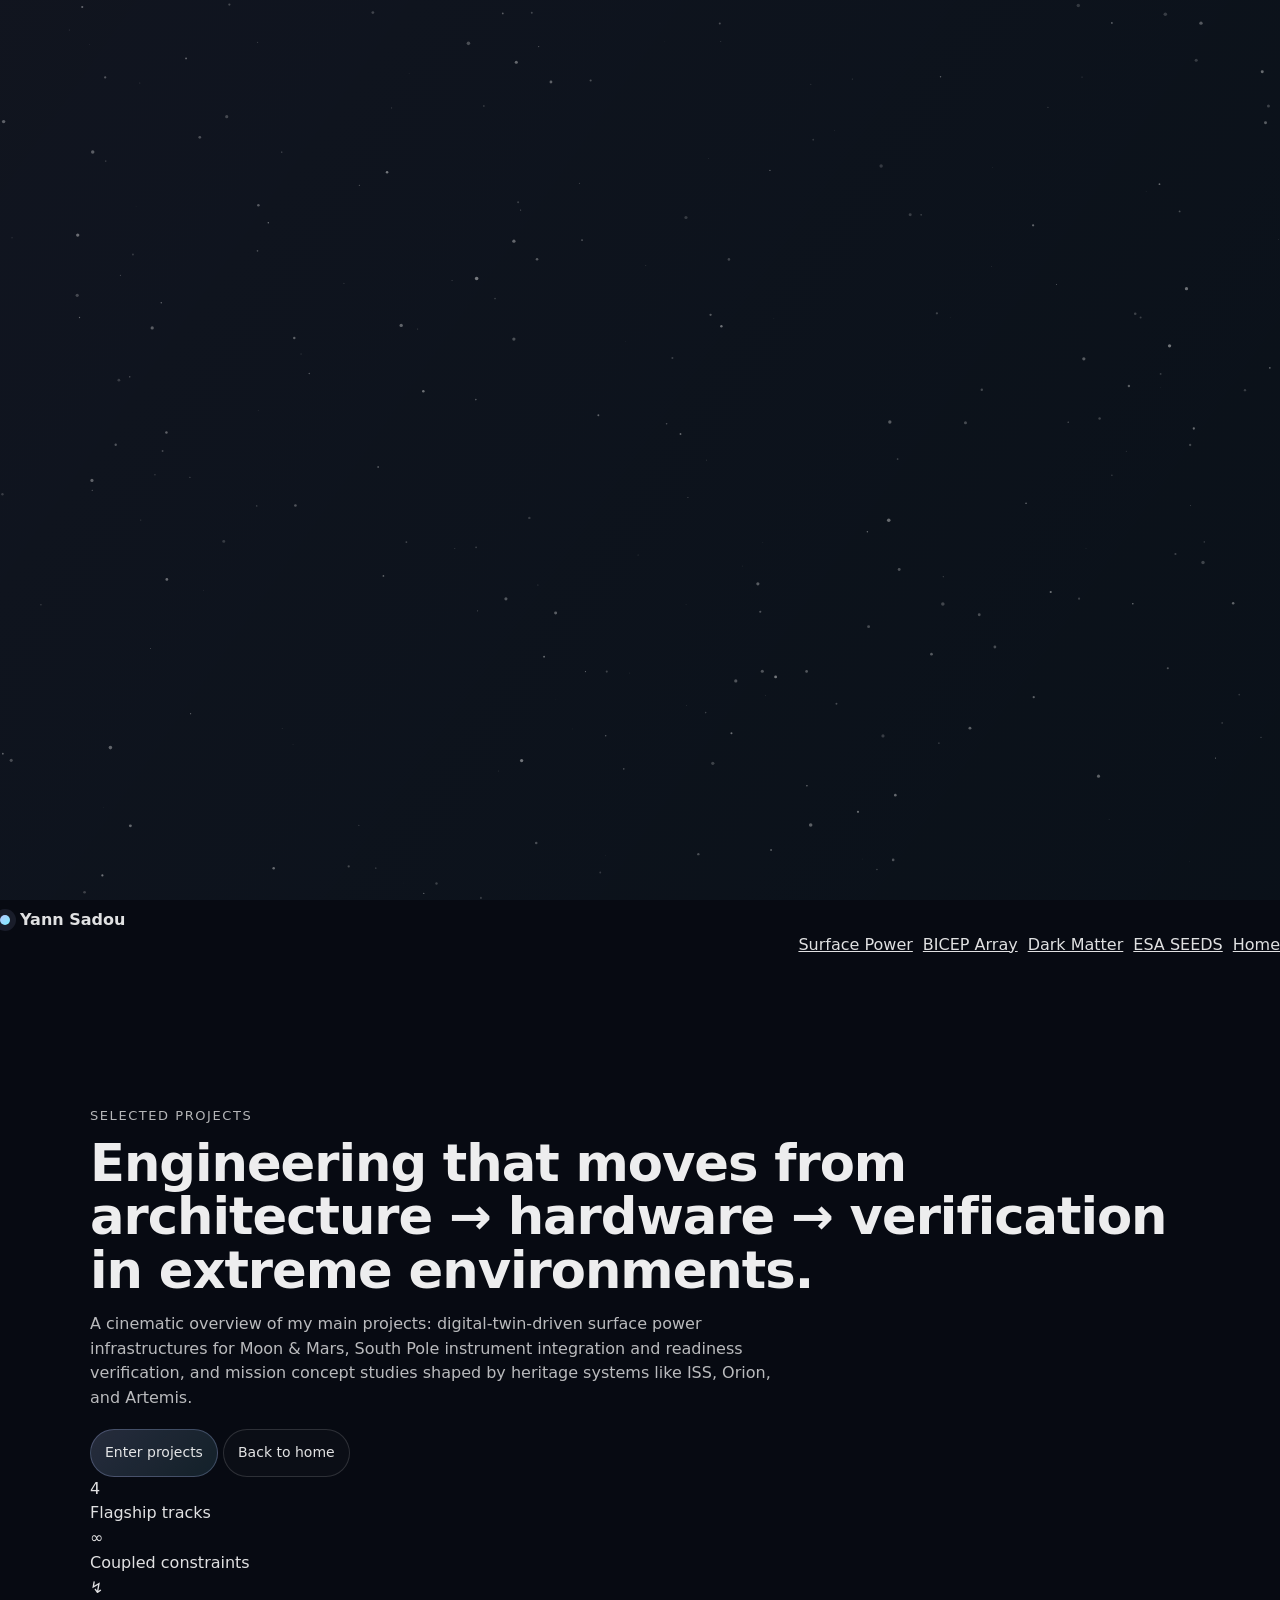
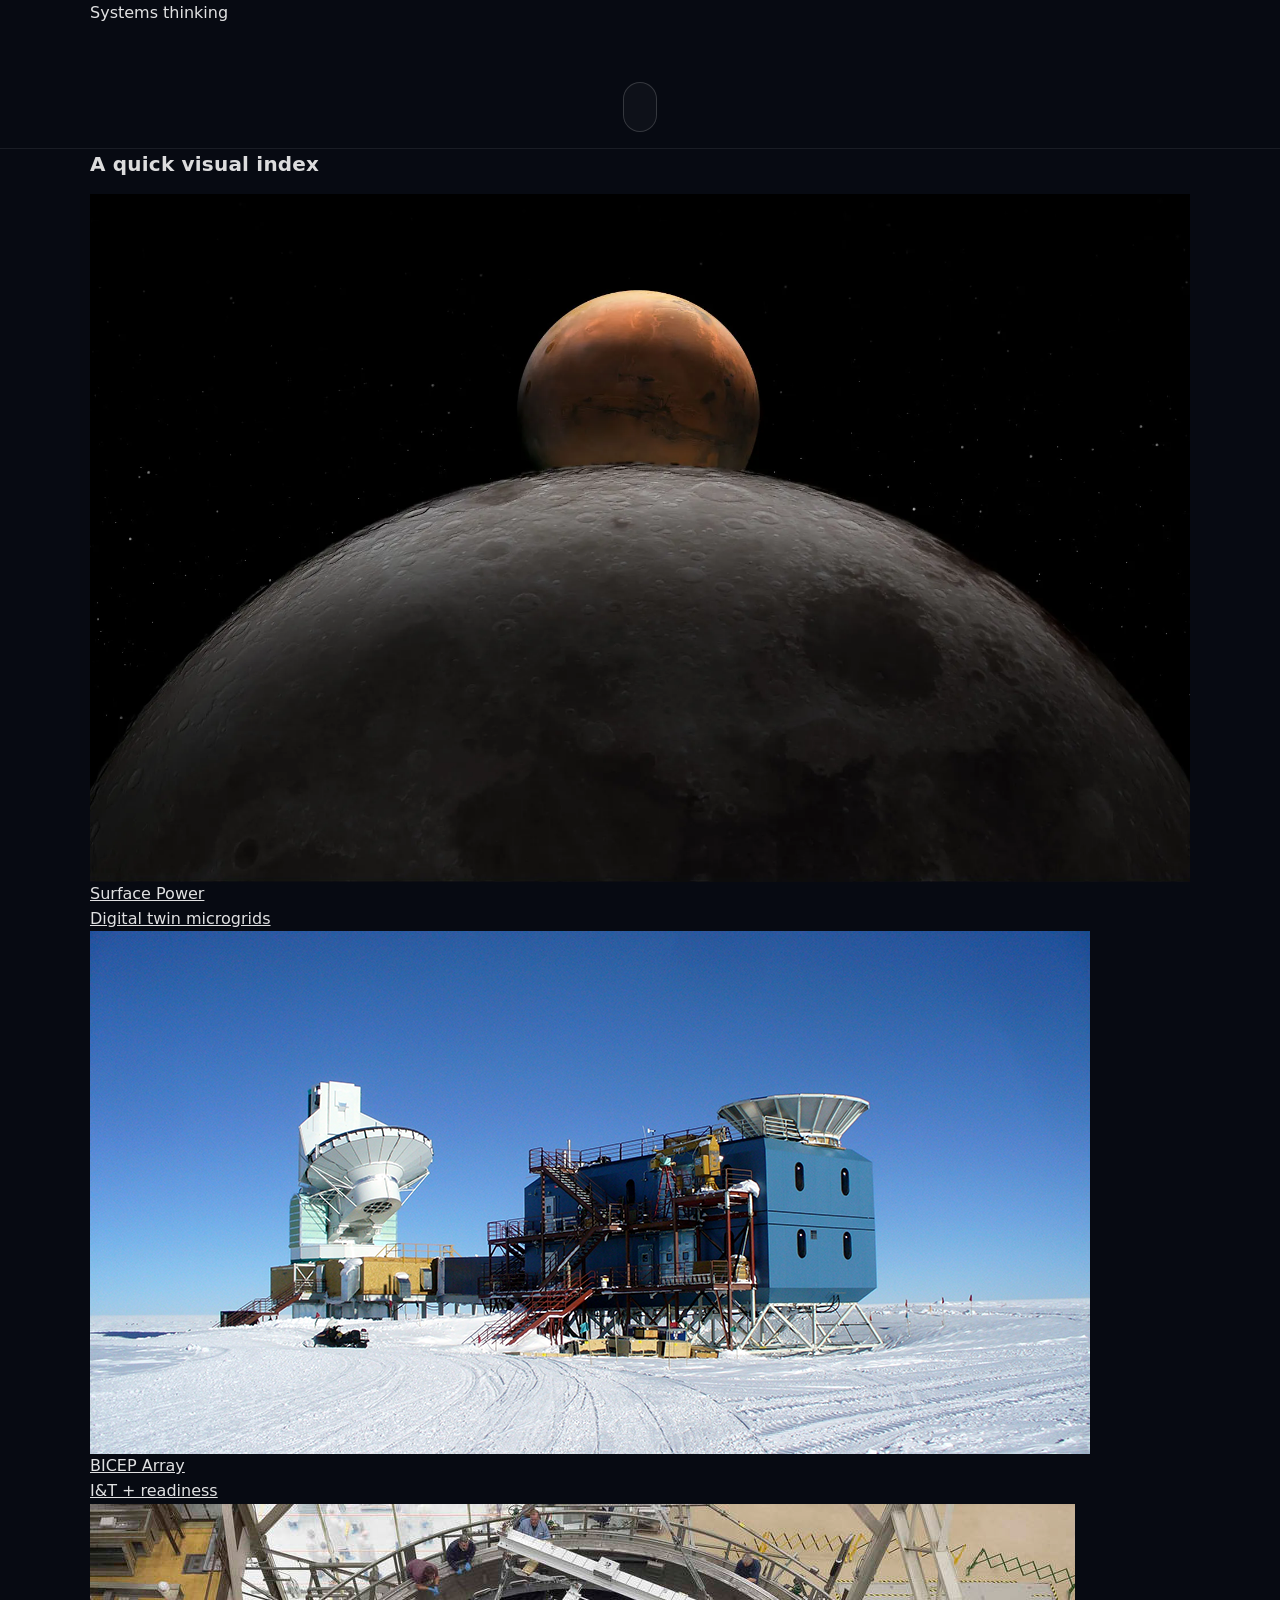
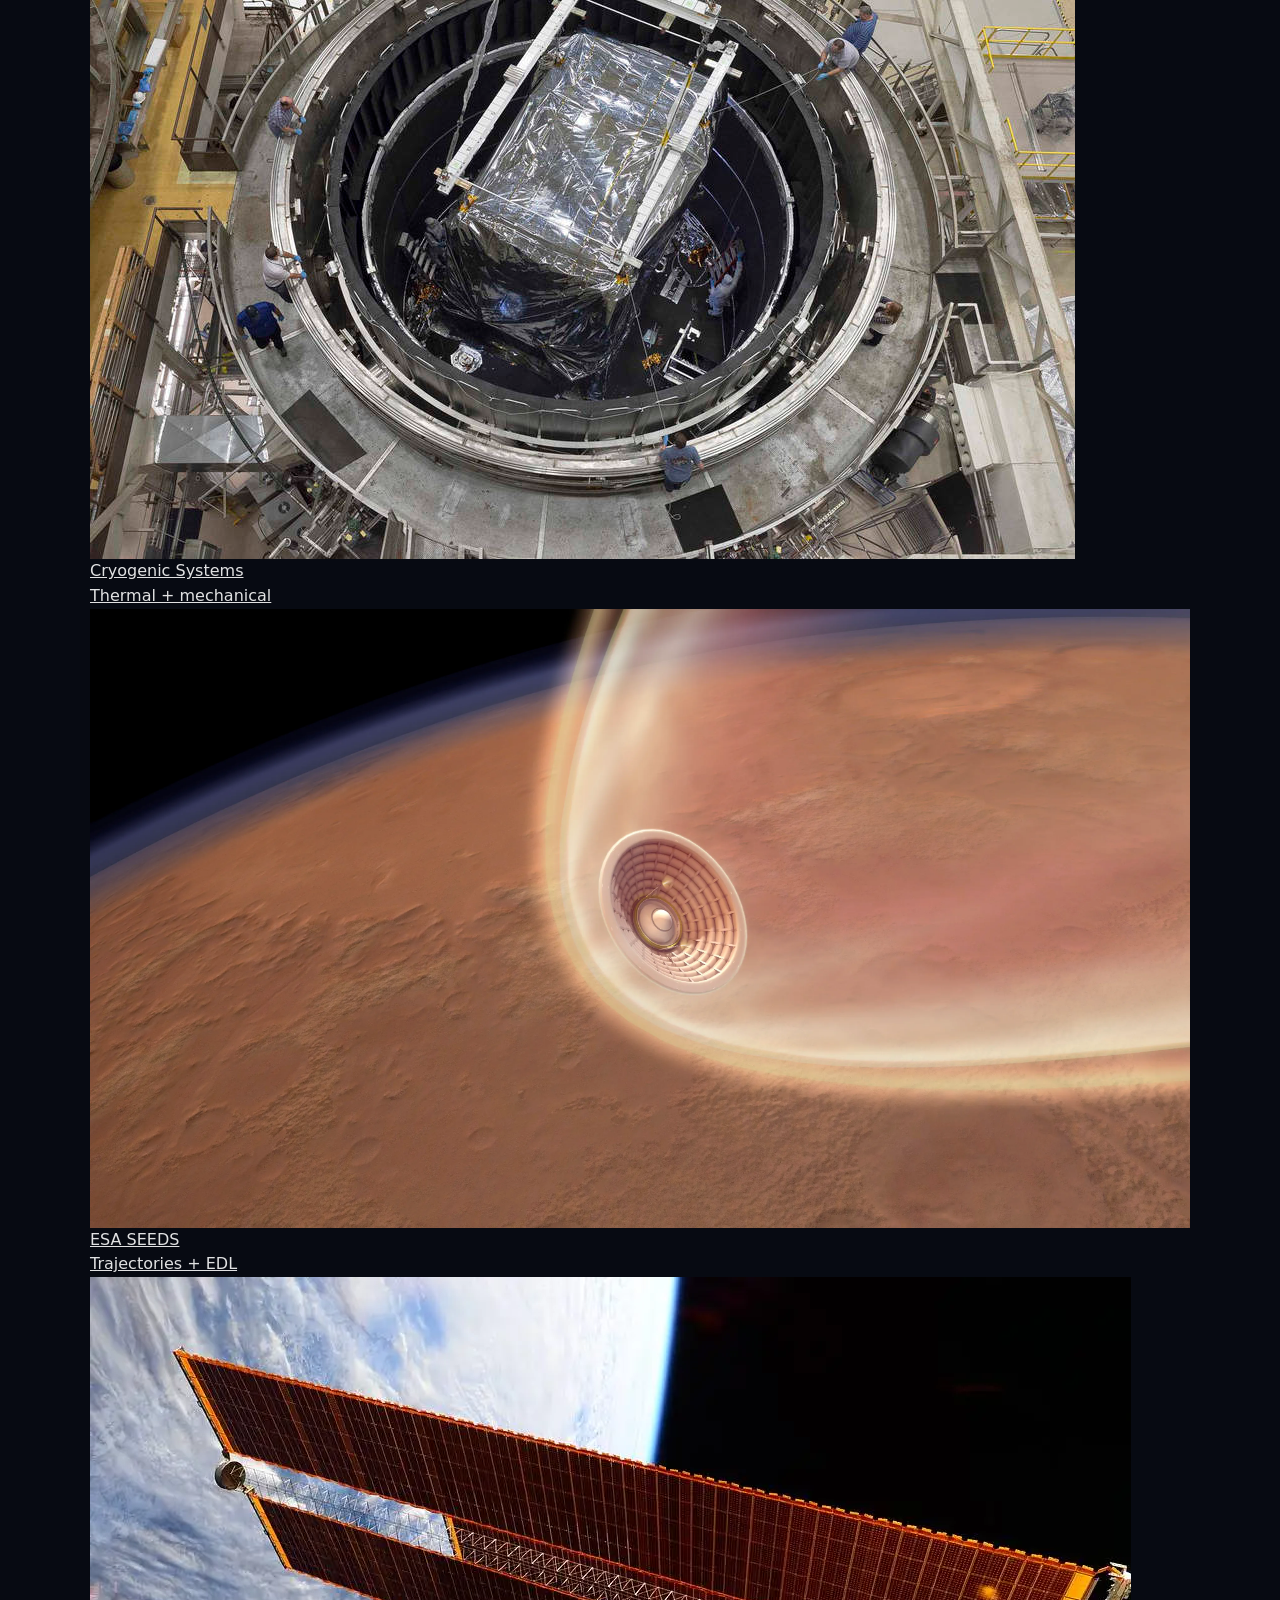
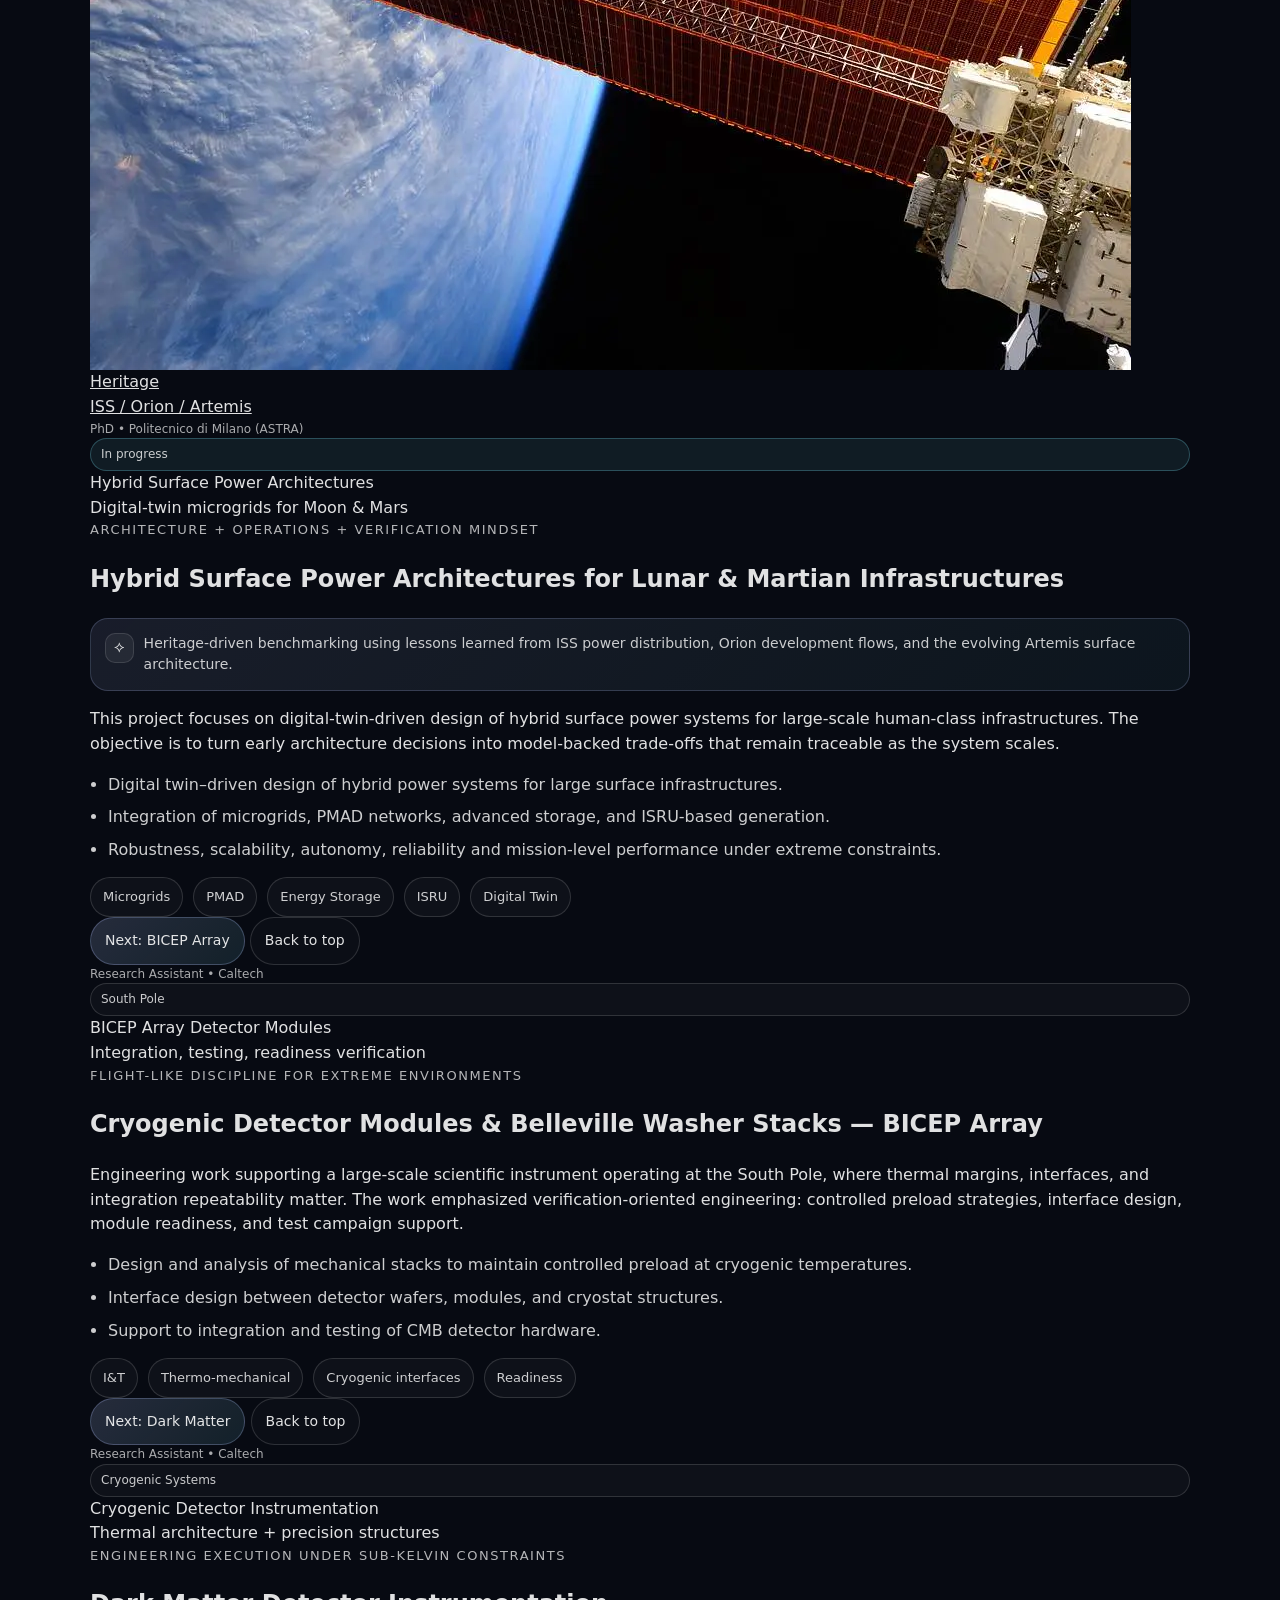
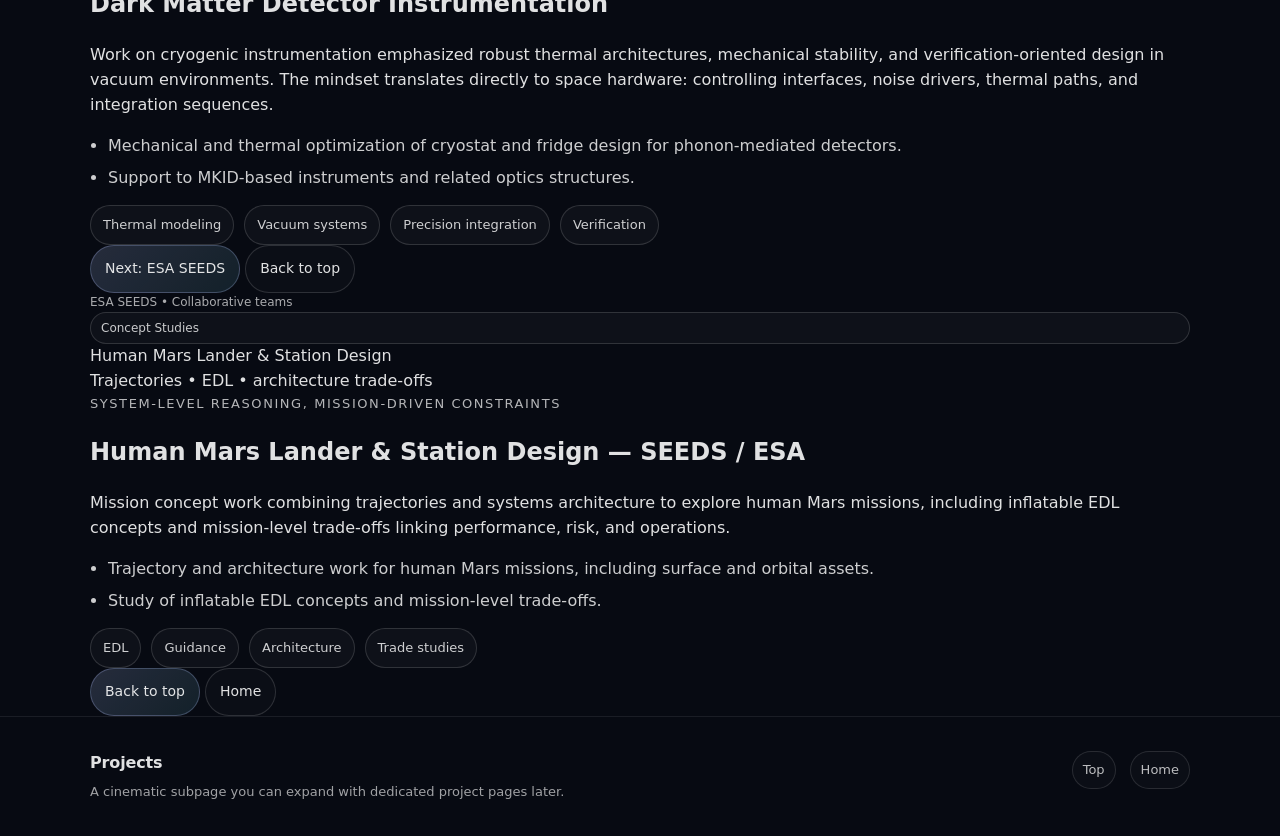
<file: projects.html>
<!doctype html>
<html lang="en">
<head>
  <meta charset="utf-8" />
  <meta name="viewport" content="width=device-width,initial-scale=1" />
  <title>Projects — Yann Sadou</title>
  <meta name="description" content="Selected projects — surface power architectures for Moon & Mars, BICEP Array instrumentation at the South Pole, dark-matter detector cryogenic systems, and ESA SEEDS mission concept work." />

  <link rel="stylesheet" href="style_test.css" />
</head>

<body>
  <!-- Scroll progress -->
  <div class="progress" aria-hidden="true"><div class="progress__bar" id="progressBar"></div></div>

  <!-- Background starfield canvas -->
  <canvas id="stars" aria-hidden="true"></canvas>

  <!-- Top Nav -->
  <header class="top">
    <a class="brand" href="index.html" aria-label="Back to home">
      <span class="brand__dot"></span>
      <span class="brand__name">Yann Sadou</span>
    </a>

    <nav class="nav">
      <a href="#surface-power">Surface Power</a>
      <a href="#bicep">BICEP Array</a>
      <a href="#dark-matter">Dark Matter</a>
      <a href="#seeds">ESA SEEDS</a>
      <a class="nav__pill" href="index.html">Home</a>
    </nav>
  </header>

  <!-- HERO (mouse + scroll parallax) -->
  <section class="hero" id="top">
    <div class="hero__layers" aria-hidden="true">
      <div class="hero__layer hero__layer--img" style="--bg:url('assets/projects/hero_orion.jpg');"></div>
      <div class="hero__layer hero__layer--vignette"></div>
      <div class="hero__layer hero__layer--glow"></div>
      <div class="hero__layer hero__layer--grid"></div>
    </div>

    <div class="wrap hero__content">
      <p class="kicker reveal">Selected Projects</p>

      <h1 class="hero__title reveal">
        Engineering that moves from
        <span class="accent">architecture → hardware → verification</span>
        in extreme environments.
      </h1>

      <p class="hero__lead reveal">
        A cinematic overview of my main projects: digital-twin-driven surface power infrastructures
        for Moon & Mars, South Pole instrument integration and readiness verification, and mission
        concept studies shaped by heritage systems like ISS, Orion, and Artemis.
      </p>

      <div class="hero__cta reveal">
        <a class="btn btn--primary" href="#surface-power">Enter projects</a>
        <a class="btn btn--ghost" href="index.html">Back to home</a>
      </div>

      <div class="hero__mini reveal">
        <div class="mini">
          <div class="mini__n">4</div>
          <div class="mini__t">Flagship tracks</div>
        </div>
        <div class="mini">
          <div class="mini__n">∞</div>
          <div class="mini__t">Coupled constraints</div>
        </div>
        <div class="mini">
          <div class="mini__n">↯</div>
          <div class="mini__t">Systems thinking</div>
        </div>
      </div>
    </div>

    <a class="scrollhint" href="#surface-power" aria-label="Scroll to projects">
      <span class="scrollhint__wheel"></span>
    </a>
  </section>

  <!-- Gallery strip (horizontal, parallax-ish) -->
  <section class="wrap strip">
    <h2 class="section-title reveal">A quick visual index</h2>

    <div class="strip__rail" id="rail">
      <a class="tile reveal tilt" href="#surface-power" data-tilt>
        <img src="assets/projects/lunar_power.jpg" alt="Lunar surface power concept" />
        <div class="tile__overlay">
          <div class="tile__title">Surface Power</div>
          <div class="tile__sub">Digital twin microgrids</div>
        </div>
      </a>

      <a class="tile reveal tilt" href="#bicep" data-tilt>
        <img src="assets/projects/bicep_southpole.jpg" alt="BICEP telescope context at the South Pole" />
        <div class="tile__overlay">
          <div class="tile__title">BICEP Array</div>
          <div class="tile__sub">I&amp;T + readiness</div>
        </div>
      </a>

      <a class="tile reveal tilt" href="#dark-matter" data-tilt>
        <img src="assets/projects/jwst_cryochamber.jpg" alt="Cryogenic integration & test chamber context" />
        <div class="tile__overlay">
          <div class="tile__title">Cryogenic Systems</div>
          <div class="tile__sub">Thermal + mechanical</div>
        </div>
      </a>

      <a class="tile reveal tilt" href="#seeds" data-tilt>
        <img src="assets/projects/mars_hiad.jpg" alt="Inflatable decelerator concept for Mars EDL" />
        <div class="tile__overlay">
          <div class="tile__title">ESA SEEDS</div>
          <div class="tile__sub">Trajectories + EDL</div>
        </div>
      </a>

      <a class="tile reveal tilt" href="#surface-power" data-tilt>
        <img src="assets/projects/iss_solar.jpg" alt="ISS solar arrays" />
        <div class="tile__overlay">
          <div class="tile__title">Heritage</div>
          <div class="tile__sub">ISS / Orion / Artemis</div>
        </div>
      </a>
    </div>
  </section>

  <!-- PROJECT SECTION TEMPLATE: cinematic scene (sticky media + scroll narrative) -->

  <!-- 1) Surface Power -->
  <section class="scene" id="surface-power">
    <div class="scene__bg" aria-hidden="true" style="--bg:url('assets/projects/lunar_power.jpg');"></div>

    <div class="wrap scene__grid">
      <div class="scene__sticky">
        <div class="frame reveal tilt" data-tilt>
          <div class="frame__img" style="--img:url('assets/projects/lunar_power.jpg');"></div>
          <div class="frame__meta">
            <div class="tag">PhD • Politecnico di Milano (ASTRA)</div>
            <div class="badge badge--live">In progress</div>
          </div>
          <div class="frame__title">Hybrid Surface Power Architectures</div>
          <div class="frame__subtitle">Digital-twin microgrids for Moon &amp; Mars</div>
        </div>
      </div>

      <div class="scene__text">
        <p class="kicker reveal">Architecture + operations + verification mindset</p>
        <h2 class="h2 reveal">Hybrid Surface Power Architectures for Lunar &amp; Martian Infrastructures</h2>

        <div class="callout reveal">
          <div class="callout__icon">⟡</div>
          <div class="callout__text">
            Heritage-driven benchmarking using lessons learned from ISS power distribution, Orion development flows,
            and the evolving Artemis surface architecture.
          </div>
        </div>

        <p class="p reveal">
          This project focuses on digital-twin-driven design of hybrid surface power systems for large-scale
          human-class infrastructures. The objective is to turn early architecture decisions into model-backed
          trade-offs that remain traceable as the system scales.
        </p>

        <ul class="bullets reveal">
          <li>Digital twin–driven design of hybrid power systems for large surface infrastructures.</li>
          <li>Integration of microgrids, PMAD networks, advanced storage, and ISRU-based generation.</li>
          <li>Robustness, scalability, autonomy, reliability and mission-level performance under extreme constraints.</li>
        </ul>

        <div class="pillrow reveal">
          <span class="pill">Microgrids</span>
          <span class="pill">PMAD</span>
          <span class="pill">Energy Storage</span>
          <span class="pill">ISRU</span>
          <span class="pill">Digital Twin</span>
        </div>

        <div class="scene__actions reveal">
          <a class="btn btn--primary" href="#bicep">Next: BICEP Array</a>
          <a class="btn btn--ghost" href="#top">Back to top</a>
        </div>
      </div>
    </div>
  </section>

  <!-- 2) BICEP -->
  <section class="scene scene--alt" id="bicep">
    <div class="scene__bg" aria-hidden="true" style="--bg:url('assets/projects/bicep_southpole.jpg');"></div>

    <div class="wrap scene__grid">
      <div class="scene__sticky">
        <div class="frame reveal tilt" data-tilt>
          <div class="frame__img" style="--img:url('assets/projects/bicep_southpole.jpg');"></div>
          <div class="frame__meta">
            <div class="tag">Research Assistant • Caltech</div>
            <div class="badge">South Pole</div>
          </div>
          <div class="frame__title">BICEP Array Detector Modules</div>
          <div class="frame__subtitle">Integration, testing, readiness verification</div>
        </div>
      </div>

      <div class="scene__text">
        <p class="kicker reveal">Flight-like discipline for extreme environments</p>
        <h2 class="h2 reveal">Cryogenic Detector Modules &amp; Belleville Washer Stacks — BICEP Array</h2>

        <p class="p reveal">
          Engineering work supporting a large-scale scientific instrument operating at the South Pole, where
          thermal margins, interfaces, and integration repeatability matter. The work emphasized verification-oriented
          engineering: controlled preload strategies, interface design, module readiness, and test campaign support.
        </p>

        <ul class="bullets reveal">
          <li>Design and analysis of mechanical stacks to maintain controlled preload at cryogenic temperatures.</li>
          <li>Interface design between detector wafers, modules, and cryostat structures.</li>
          <li>Support to integration and testing of CMB detector hardware.</li>
        </ul>

        <div class="pillrow reveal">
          <span class="pill">I&amp;T</span>
          <span class="pill">Thermo-mechanical</span>
          <span class="pill">Cryogenic interfaces</span>
          <span class="pill">Readiness</span>
        </div>

        <div class="scene__actions reveal">
          <a class="btn btn--primary" href="#dark-matter">Next: Dark Matter</a>
          <a class="btn btn--ghost" href="#top">Back to top</a>
        </div>
      </div>
    </div>
  </section>

  <!-- 3) Dark Matter / Cryogenic Systems -->
  <section class="scene" id="dark-matter">
    <div class="scene__bg" aria-hidden="true" style="--bg:url('assets/projects/jwst_cryochamber.jpg');"></div>

    <div class="wrap scene__grid">
      <div class="scene__sticky">
        <div class="frame reveal tilt" data-tilt>
          <div class="frame__img" style="--img:url('assets/projects/jwst_cryochamber.jpg');"></div>
          <div class="frame__meta">
            <div class="tag">Research Assistant • Caltech</div>
            <div class="badge">Cryogenic Systems</div>
          </div>
          <div class="frame__title">Cryogenic Detector Instrumentation</div>
          <div class="frame__subtitle">Thermal architecture + precision structures</div>
        </div>
      </div>

      <div class="scene__text">
        <p class="kicker reveal">Engineering execution under sub-Kelvin constraints</p>
        <h2 class="h2 reveal">Dark Matter Detector Instrumentation</h2>

        <p class="p reveal">
          Work on cryogenic instrumentation emphasized robust thermal architectures, mechanical stability,
          and verification-oriented design in vacuum environments. The mindset translates directly to space hardware:
          controlling interfaces, noise drivers, thermal paths, and integration sequences.
        </p>

        <ul class="bullets reveal">
          <li>Mechanical and thermal optimization of cryostat and fridge design for phonon-mediated detectors.</li>
          <li>Support to MKID-based instruments and related optics structures.</li>
        </ul>

        <div class="pillrow reveal">
          <span class="pill">Thermal modeling</span>
          <span class="pill">Vacuum systems</span>
          <span class="pill">Precision integration</span>
          <span class="pill">Verification</span>
        </div>

        <div class="scene__actions reveal">
          <a class="btn btn--primary" href="#seeds">Next: ESA SEEDS</a>
          <a class="btn btn--ghost" href="#top">Back to top</a>
        </div>
      </div>
    </div>
  </section>

  <!-- 4) ESA SEEDS -->
  <section class="scene scene--alt" id="seeds">
    <div class="scene__bg" aria-hidden="true" style="--bg:url('assets/projects/mars_hiad.jpg');"></div>

    <div class="wrap scene__grid">
      <div class="scene__sticky">
        <div class="frame reveal tilt" data-tilt>
          <div class="frame__img" style="--img:url('assets/projects/mars_hiad.jpg');"></div>
          <div class="frame__meta">
            <div class="tag">ESA SEEDS • Collaborative teams</div>
            <div class="badge">Concept Studies</div>
          </div>
          <div class="frame__title">Human Mars Lander &amp; Station Design</div>
          <div class="frame__subtitle">Trajectories • EDL • architecture trade-offs</div>
        </div>
      </div>

      <div class="scene__text">
        <p class="kicker reveal">System-level reasoning, mission-driven constraints</p>
        <h2 class="h2 reveal">Human Mars Lander &amp; Station Design — SEEDS / ESA</h2>

        <p class="p reveal">
          Mission concept work combining trajectories and systems architecture to explore human Mars missions,
          including inflatable EDL concepts and mission-level trade-offs linking performance, risk, and operations.
        </p>

        <ul class="bullets reveal">
          <li>Trajectory and architecture work for human Mars missions, including surface and orbital assets.</li>
          <li>Study of inflatable EDL concepts and mission-level trade-offs.</li>
        </ul>

        <div class="pillrow reveal">
          <span class="pill">EDL</span>
          <span class="pill">Guidance</span>
          <span class="pill">Architecture</span>
          <span class="pill">Trade studies</span>
        </div>

        <div class="scene__actions reveal">
          <a class="btn btn--primary" href="#top">Back to top</a>
          <a class="btn btn--ghost" href="index.html">Home</a>
        </div>
      </div>
    </div>
  </section>

  <footer class="footer">
    <div class="wrap footer__grid">
      <div>
        <div class="footer__title">Projects</div>
        <div class="footer__muted">A cinematic subpage you can expand with dedicated project pages later.</div>
      </div>
      <div class="footer__links">
        <a href="#top">Top</a>
        <a href="index.html">Home</a>
      </div>
    </div>
  </footer>

  <script src="projects.js"></script>
</body>
</html>
</file>
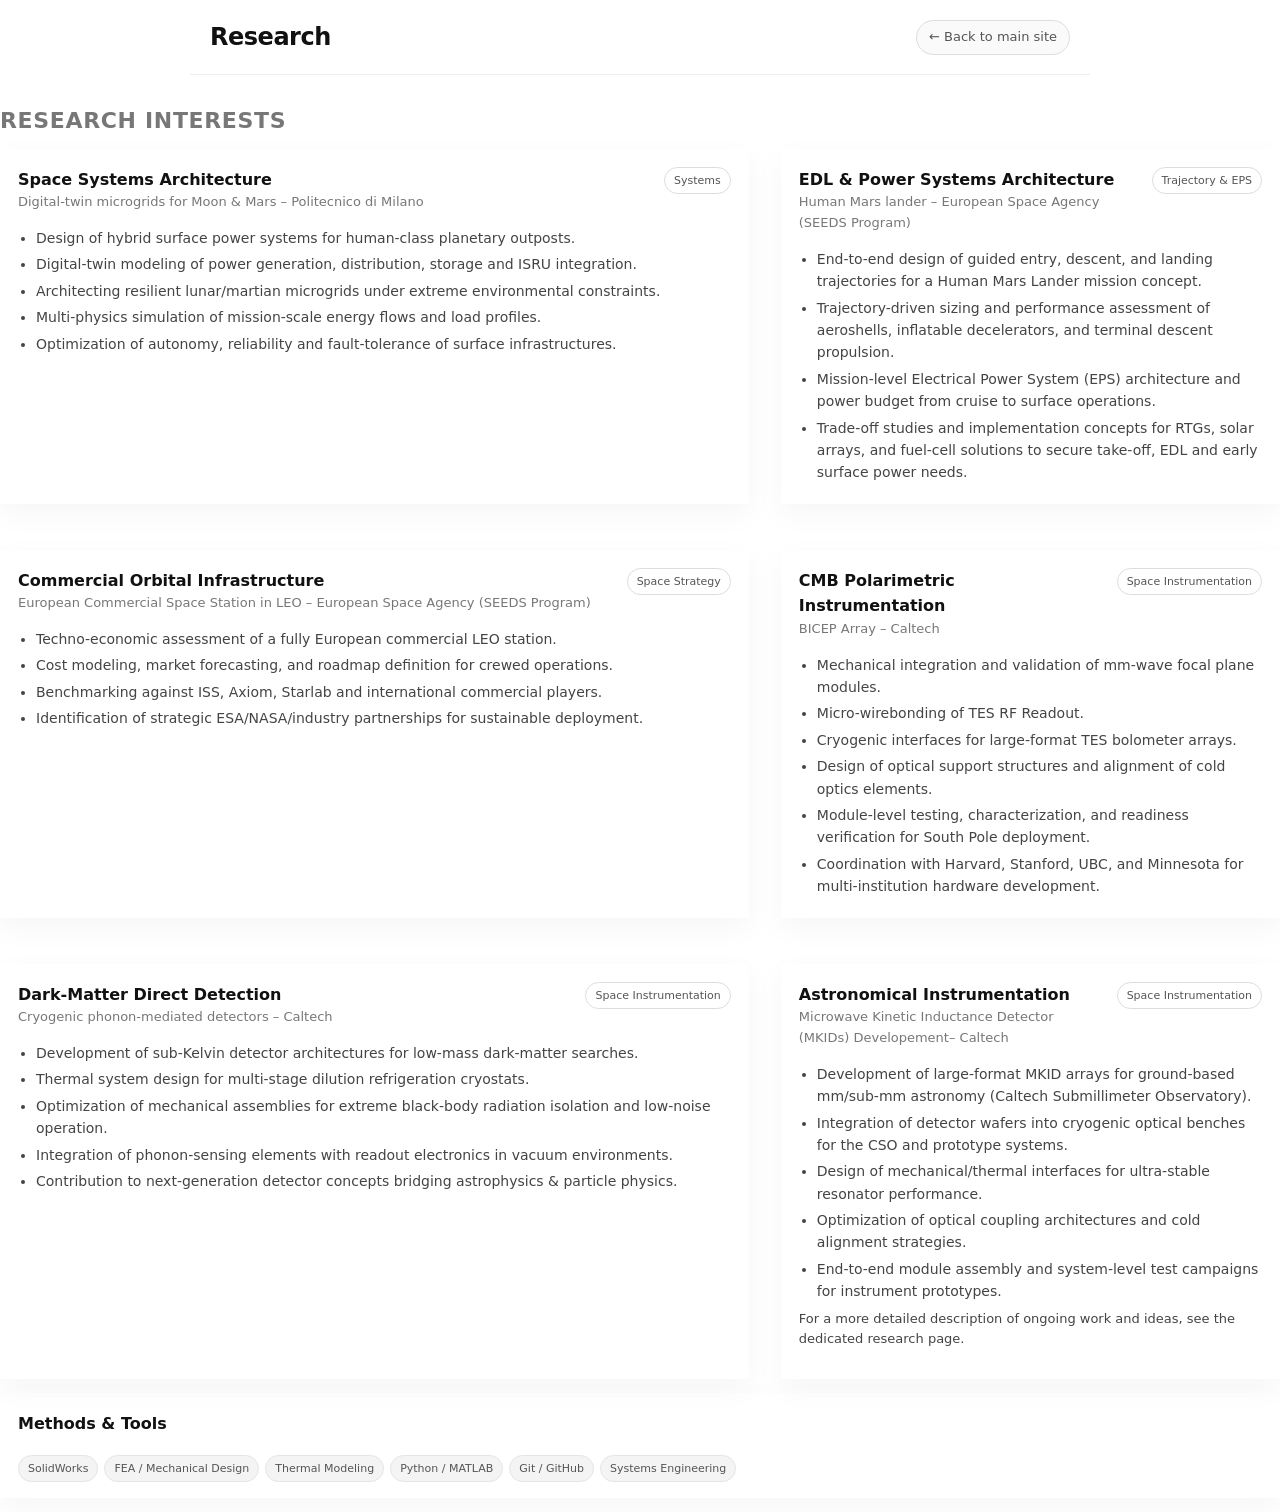
<file: projects2.html>
<!DOCTYPE html>
<html lang="en">
<head>
  <meta charset="UTF-8" />
  <title>Research – Yann Sadou</title>
  <meta name="viewport" content="width=device-width, initial-scale=1" />
  <link rel="stylesheet" href="style_subpage.css" />
</head>

<body>
  <header>
    <div class="title">Research</div>
    <a class="back-link" href="index.html">← Back to main site</a>
  </header>

  <!-- RESEARCH -->
    <section id="research" aria-labelledby="research-title">
      <h2 id="research-title" class="section-title">Research Interests</h2>
      <div class="two-col">
        
        <div class="card">
          <div class="card-header">
            <div>
              <div class="card-title">Space Systems Architecture</div>
              <div class="card-sub">Digital-twin microgrids for Moon & Mars – Politecnico di Milano</div>
            </div>
            <div class="card-badge">Systems</div>
          </div>
          <div class="card-body">
            <ul>
              <li>Design of hybrid surface power systems for human-class planetary outposts.</li>
              <li>Digital-twin modeling of power generation, distribution, storage and ISRU integration.</li>
              <li>Architecting resilient lunar/martian microgrids under extreme environmental constraints.</li>
              <li>Multi-physics simulation of mission-scale energy flows and load profiles.</li>
              <li>Optimization of autonomy, reliability and fault-tolerance of surface infrastructures.</li>
            </ul>
          </div>
        </div>

        <div class="card">
          <div class="card-header">
            <div>
              <div class="card-title">EDL & Power Systems Architecture</div>
              <div class="card-sub">Human Mars lander – European Space Agency (SEEDS Program)</div>
            </div>
            <div class="card-badge">Trajectory & EPS</div>
          </div>
          <div class="card-body">
            <ul>
              <li>End-to-end design of guided entry, descent, and landing trajectories for a Human Mars Lander mission concept.</li>
              <li>Trajectory-driven sizing and performance assessment of aeroshells, inflatable decelerators, and terminal descent propulsion.</li>
              <li>Mission-level Electrical Power System (EPS) architecture and power budget from cruise to surface operations.</li>
              <li>Trade-off studies and implementation concepts for RTGs, solar arrays, and fuel-cell solutions to secure take-off, EDL and early surface power needs.</li>
            </ul>
          </div>
        </div>

        <div class="card">
          <div class="card-header">
            <div>
              <div class="card-title">Commercial Orbital Infrastructure</div>
              <div class="card-sub">European Commercial Space Station in LEO – European Space Agency (SEEDS Program)</div>
            </div>
            <div class="card-badge">Space Strategy</div>
          </div>
          <div class="card-body">
            <ul>
              <li>Techno-economic assessment of a fully European commercial LEO station.</li>
              <li>Cost modeling, market forecasting, and roadmap definition for crewed operations.</li>
              <li>Benchmarking against ISS, Axiom, Starlab and international commercial players.</li>
              <li>Identification of strategic ESA/NASA/industry partnerships for sustainable deployment.</li>
            </ul>
          </div>
        </div>

        <div class="card">
          <div class="card-header">
            <div>
              <div class="card-title">CMB Polarimetric Instrumentation</div>
              <div class="card-sub">BICEP Array – Caltech</div>
            </div>
            <div class="card-badge">Space Instrumentation</div>
          </div>
          <div class="card-body">
            <ul>
              <li>Mechanical integration and validation of mm-wave focal plane modules.</li>
              <li>Micro-wirebonding of TES RF Readout.</li>
              <li>Cryogenic interfaces for large-format TES bolometer arrays.</li>
              <li>Design of optical support structures and alignment of cold optics elements.</li>
              <li>Module-level testing, characterization, and readiness verification for South Pole deployment.</li>
              <li>Coordination with Harvard, Stanford, UBC, and Minnesota for multi-institution hardware development.</li>
            </ul>
          </div>
        </div>

        <div class="card">
          <div class="card-header">
            <div>
              <div class="card-title">Dark-Matter Direct Detection</div>
              <div class="card-sub">Cryogenic phonon-mediated detectors – Caltech</div>
            </div>
            <div class="card-badge">Space Instrumentation</div>
          </div>
          <div class="card-body">
            <ul>
              <li>Development of sub-Kelvin detector architectures for low-mass dark-matter searches.</li>
              <li>Thermal system design for multi-stage dilution refrigeration cryostats.</li>
              <li>Optimization of mechanical assemblies for extreme black-body radiation isolation and low-noise operation.</li>
              <li>Integration of phonon-sensing elements with readout electronics in vacuum environments.</li>
              <li>Contribution to next-generation detector concepts bridging astrophysics & particle physics.</li>
            </ul>
          </div>
        </div>
    
        <div class="card">
          <div class="card-header">
            <div>
              <div class="card-title">Astronomical Instrumentation</div>
              <div class="card-sub">Microwave Kinetic Inductance Detector (MKIDs) Developement– Caltech</div>
            </div>
            <div class="card-badge">Space Instrumentation</div>
          </div>
          <div class="card-body">
            <ul>
              <li>Development of large-format MKID arrays for ground-based mm/sub-mm astronomy (Caltech Submillimeter Observatory).</li>
              <li>Integration of detector wafers into cryogenic optical benches for the CSO and prototype systems.</li>
              <li>Design of mechanical/thermal interfaces for ultra-stable resonator performance.</li>
              <li>Optimization of optical coupling architectures and cold alignment strategies.</li>
              <li>End-to-end module assembly and system-level test campaigns for instrument prototypes.</li>
            </ul>
            <p style="margin-top:6px;font-size:13px;">
              For a more detailed description of ongoing work and ideas, see the
              <a href="research.html">dedicated research page</a>.
            </p>
          </div>
        </div>
      </div>

      <div class="card">
        <div class="card-header">
          <div class="card-title">Methods & Tools</div>
        </div>
        <div class="card-body">
          <div class="pill-list">
            <span class="pill">SolidWorks</span>
            <span class="pill">FEA / Mechanical Design</span>
            <span class="pill">Thermal Modeling</span>
            <span class="pill">Python / MATLAB</span>
            <span class="pill">Git / GitHub</span>
            <span class="pill">Systems Engineering</span>
          </div>
        </div>
      </div>
    </section>
</body>
</html>
</file>
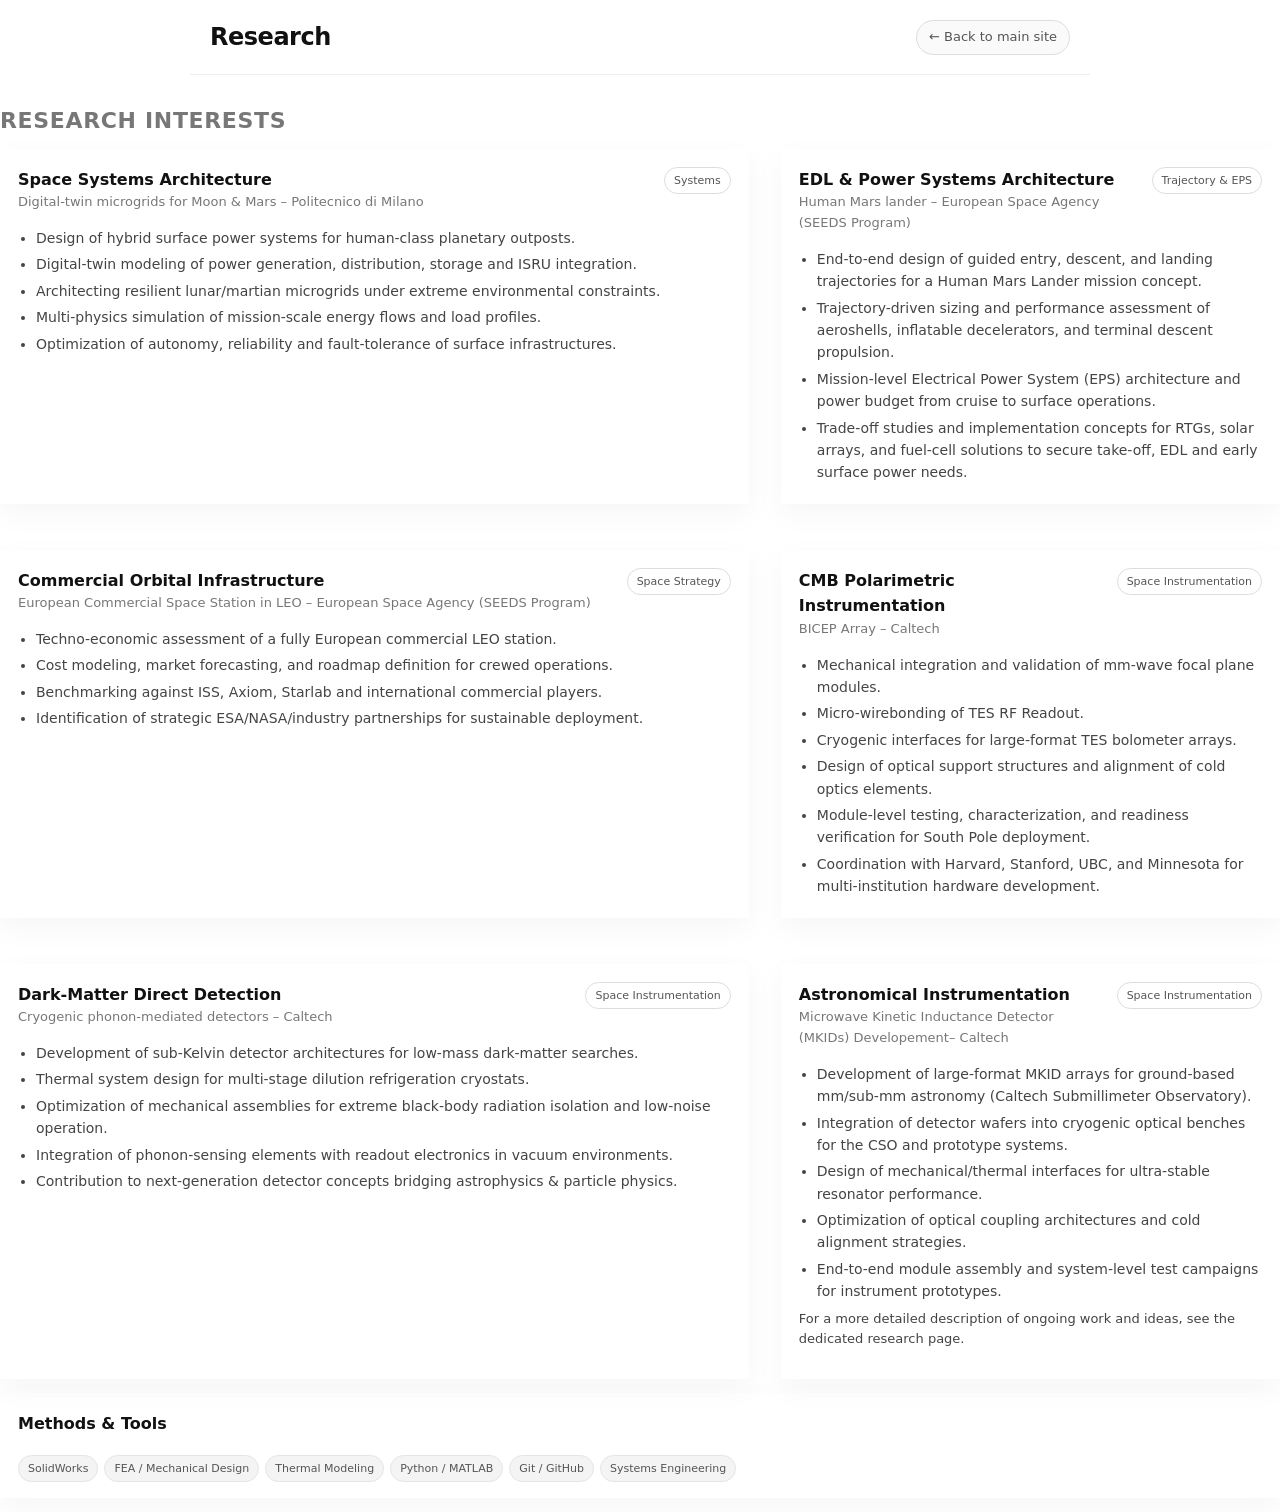
<file: research.html>
<!DOCTYPE html>
<html lang="en">
<head>
  <meta charset="UTF-8" />
  <title>Research – Yann Sadou</title>
  <meta name="viewport" content="width=device-width, initial-scale=1" />
  <link rel="stylesheet" href="style_subpage.css" />
</head>
<body>
  <header>
    <div class="title">Research</div>
    <a class="back-link" href="index.html">← Back to main site</a>
  </header>

  <!-- RESEARCH -->
    <section id="research" aria-labelledby="research-title">
      <h2 id="research-title" class="section-title">Research Interests</h2>
      <div class="two-col">
        
        <div class="card">
          <div class="card-header">
            <div>
              <div class="card-title">Space Systems Architecture</div>
              <div class="card-sub">Digital-twin microgrids for Moon & Mars – Politecnico di Milano</div>
            </div>
            <div class="card-badge">Systems</div>
          </div>
          <div class="card-body">
            <ul>
              <li>Design of hybrid surface power systems for human-class planetary outposts.</li>
              <li>Digital-twin modeling of power generation, distribution, storage and ISRU integration.</li>
              <li>Architecting resilient lunar/martian microgrids under extreme environmental constraints.</li>
              <li>Multi-physics simulation of mission-scale energy flows and load profiles.</li>
              <li>Optimization of autonomy, reliability and fault-tolerance of surface infrastructures.</li>
            </ul>
          </div>
        </div>

        <div class="card">
          <div class="card-header">
            <div>
              <div class="card-title">EDL & Power Systems Architecture</div>
              <div class="card-sub">Human Mars lander – European Space Agency (SEEDS Program)</div>
            </div>
            <div class="card-badge">Trajectory & EPS</div>
          </div>
          <div class="card-body">
            <ul>
              <li>End-to-end design of guided entry, descent, and landing trajectories for a Human Mars Lander mission concept.</li>
              <li>Trajectory-driven sizing and performance assessment of aeroshells, inflatable decelerators, and terminal descent propulsion.</li>
              <li>Mission-level Electrical Power System (EPS) architecture and power budget from cruise to surface operations.</li>
              <li>Trade-off studies and implementation concepts for RTGs, solar arrays, and fuel-cell solutions to secure take-off, EDL and early surface power needs.</li>
            </ul>
          </div>
        </div>

        <div class="card">
          <div class="card-header">
            <div>
              <div class="card-title">Commercial Orbital Infrastructure</div>
              <div class="card-sub">European Commercial Space Station in LEO – European Space Agency (SEEDS Program)</div>
            </div>
            <div class="card-badge">Space Strategy</div>
          </div>
          <div class="card-body">
            <ul>
              <li>Techno-economic assessment of a fully European commercial LEO station.</li>
              <li>Cost modeling, market forecasting, and roadmap definition for crewed operations.</li>
              <li>Benchmarking against ISS, Axiom, Starlab and international commercial players.</li>
              <li>Identification of strategic ESA/NASA/industry partnerships for sustainable deployment.</li>
            </ul>
          </div>
        </div>

        <div class="card">
          <div class="card-header">
            <div>
              <div class="card-title">CMB Polarimetric Instrumentation</div>
              <div class="card-sub">BICEP Array – Caltech</div>
            </div>
            <div class="card-badge">Space Instrumentation</div>
          </div>
          <div class="card-body">
            <ul>
              <li>Mechanical integration and validation of mm-wave focal plane modules.</li>
              <li>Micro-wirebonding of TES RF Readout.</li>
              <li>Cryogenic interfaces for large-format TES bolometer arrays.</li>
              <li>Design of optical support structures and alignment of cold optics elements.</li>
              <li>Module-level testing, characterization, and readiness verification for South Pole deployment.</li>
              <li>Coordination with Harvard, Stanford, UBC, and Minnesota for multi-institution hardware development.</li>
            </ul>
          </div>
        </div>

        <div class="card">
          <div class="card-header">
            <div>
              <div class="card-title">Dark-Matter Direct Detection</div>
              <div class="card-sub">Cryogenic phonon-mediated detectors – Caltech</div>
            </div>
            <div class="card-badge">Space Instrumentation</div>
          </div>
          <div class="card-body">
            <ul>
              <li>Development of sub-Kelvin detector architectures for low-mass dark-matter searches.</li>
              <li>Thermal system design for multi-stage dilution refrigeration cryostats.</li>
              <li>Optimization of mechanical assemblies for extreme black-body radiation isolation and low-noise operation.</li>
              <li>Integration of phonon-sensing elements with readout electronics in vacuum environments.</li>
              <li>Contribution to next-generation detector concepts bridging astrophysics & particle physics.</li>
            </ul>
          </div>
        </div>
    
        <div class="card">
          <div class="card-header">
            <div>
              <div class="card-title">Astronomical Instrumentation</div>
              <div class="card-sub">Microwave Kinetic Inductance Detector (MKIDs) Developement– Caltech</div>
            </div>
            <div class="card-badge">Space Instrumentation</div>
          </div>
          <div class="card-body">
            <ul>
              <li>Development of large-format MKID arrays for ground-based mm/sub-mm astronomy (Caltech Submillimeter Observatory).</li>
              <li>Integration of detector wafers into cryogenic optical benches for the CSO and prototype systems.</li>
              <li>Design of mechanical/thermal interfaces for ultra-stable resonator performance.</li>
              <li>Optimization of optical coupling architectures and cold alignment strategies.</li>
              <li>End-to-end module assembly and system-level test campaigns for instrument prototypes.</li>
            </ul>
            <p style="margin-top:6px;font-size:13px;">
              For a more detailed description of ongoing work and ideas, see the
              <a href="research.html">dedicated research page</a>.
            </p>
          </div>
        </div>
      </div>

      <div class="card">
        <div class="card-header">
          <div class="card-title">Methods & Tools</div>
        </div>
        <div class="card-body">
          <div class="pill-list">
            <span class="pill">SolidWorks</span>
            <span class="pill">FEA / Mechanical Design</span>
            <span class="pill">Thermal Modeling</span>
            <span class="pill">Python / MATLAB</span>
            <span class="pill">Git / GitHub</span>
            <span class="pill">Systems Engineering</span>
          </div>
        </div>
      </div>
    </section>
</body>
</html>
</file>
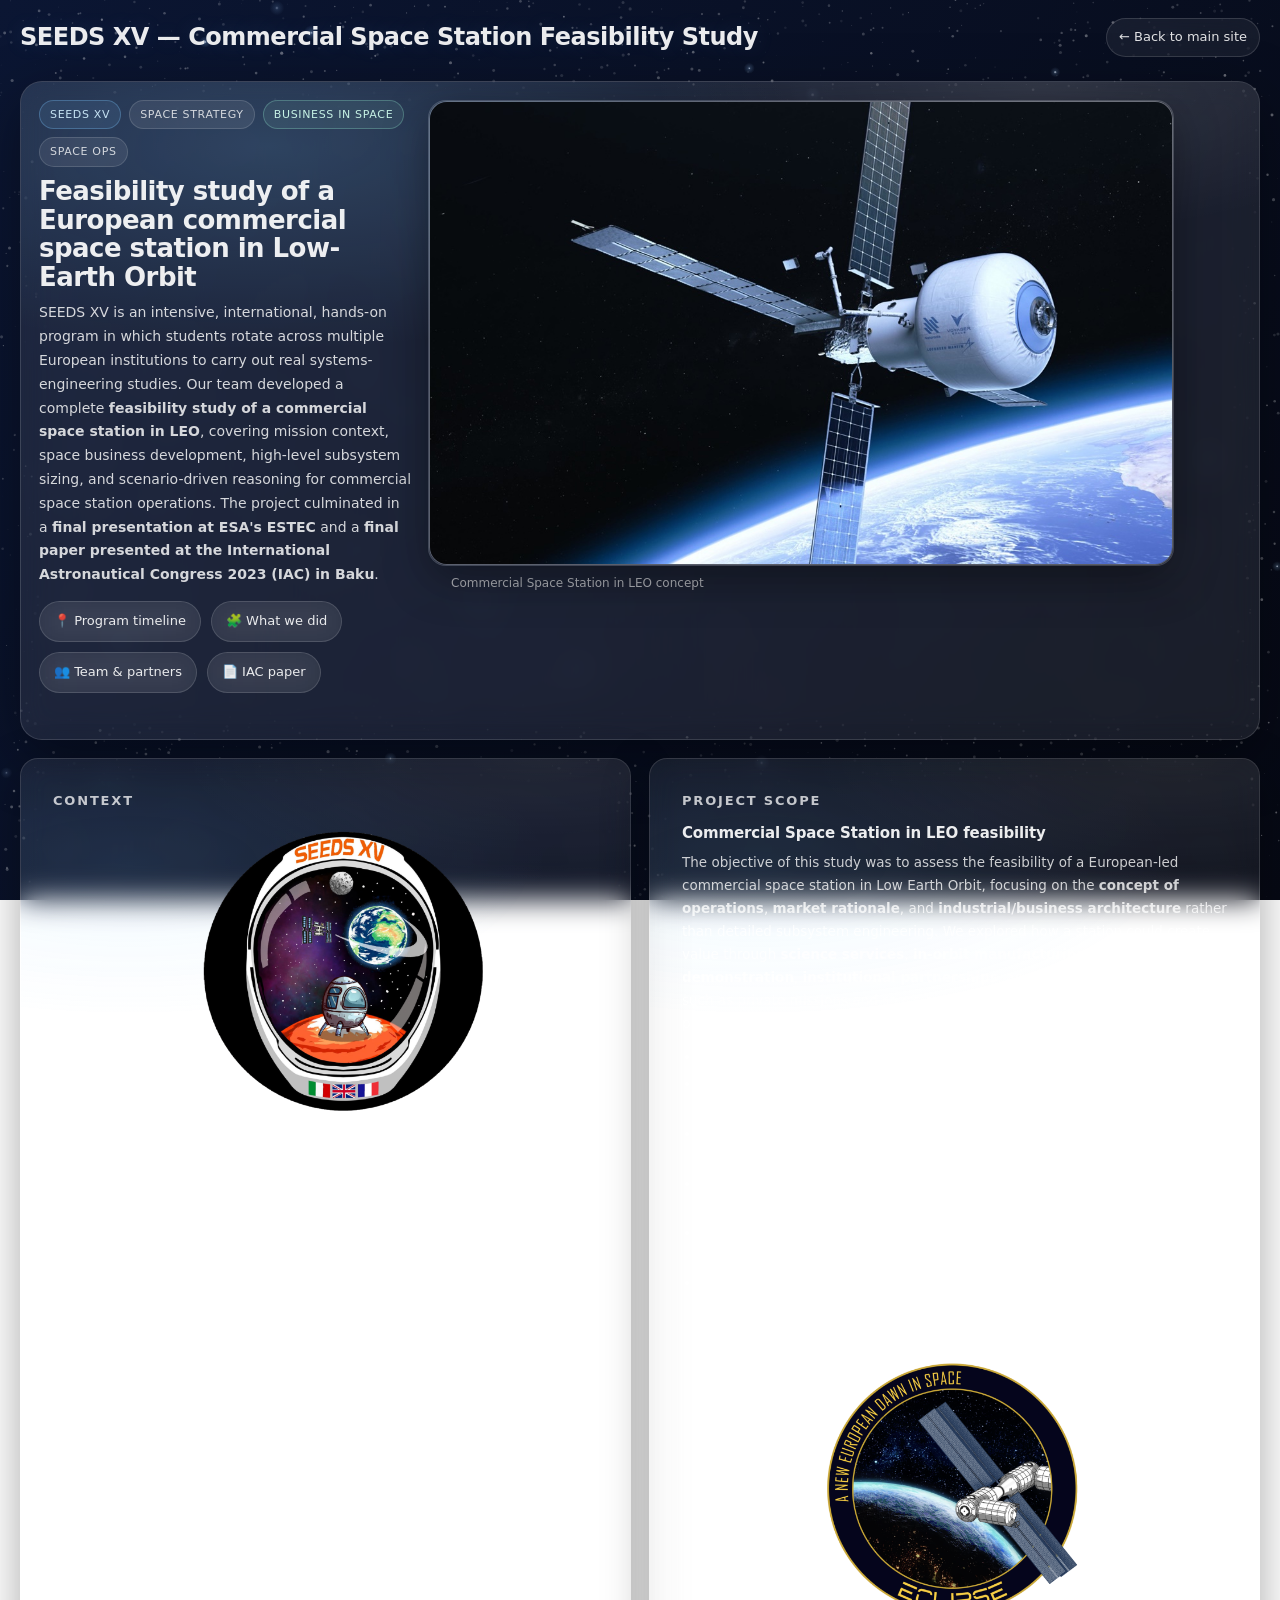
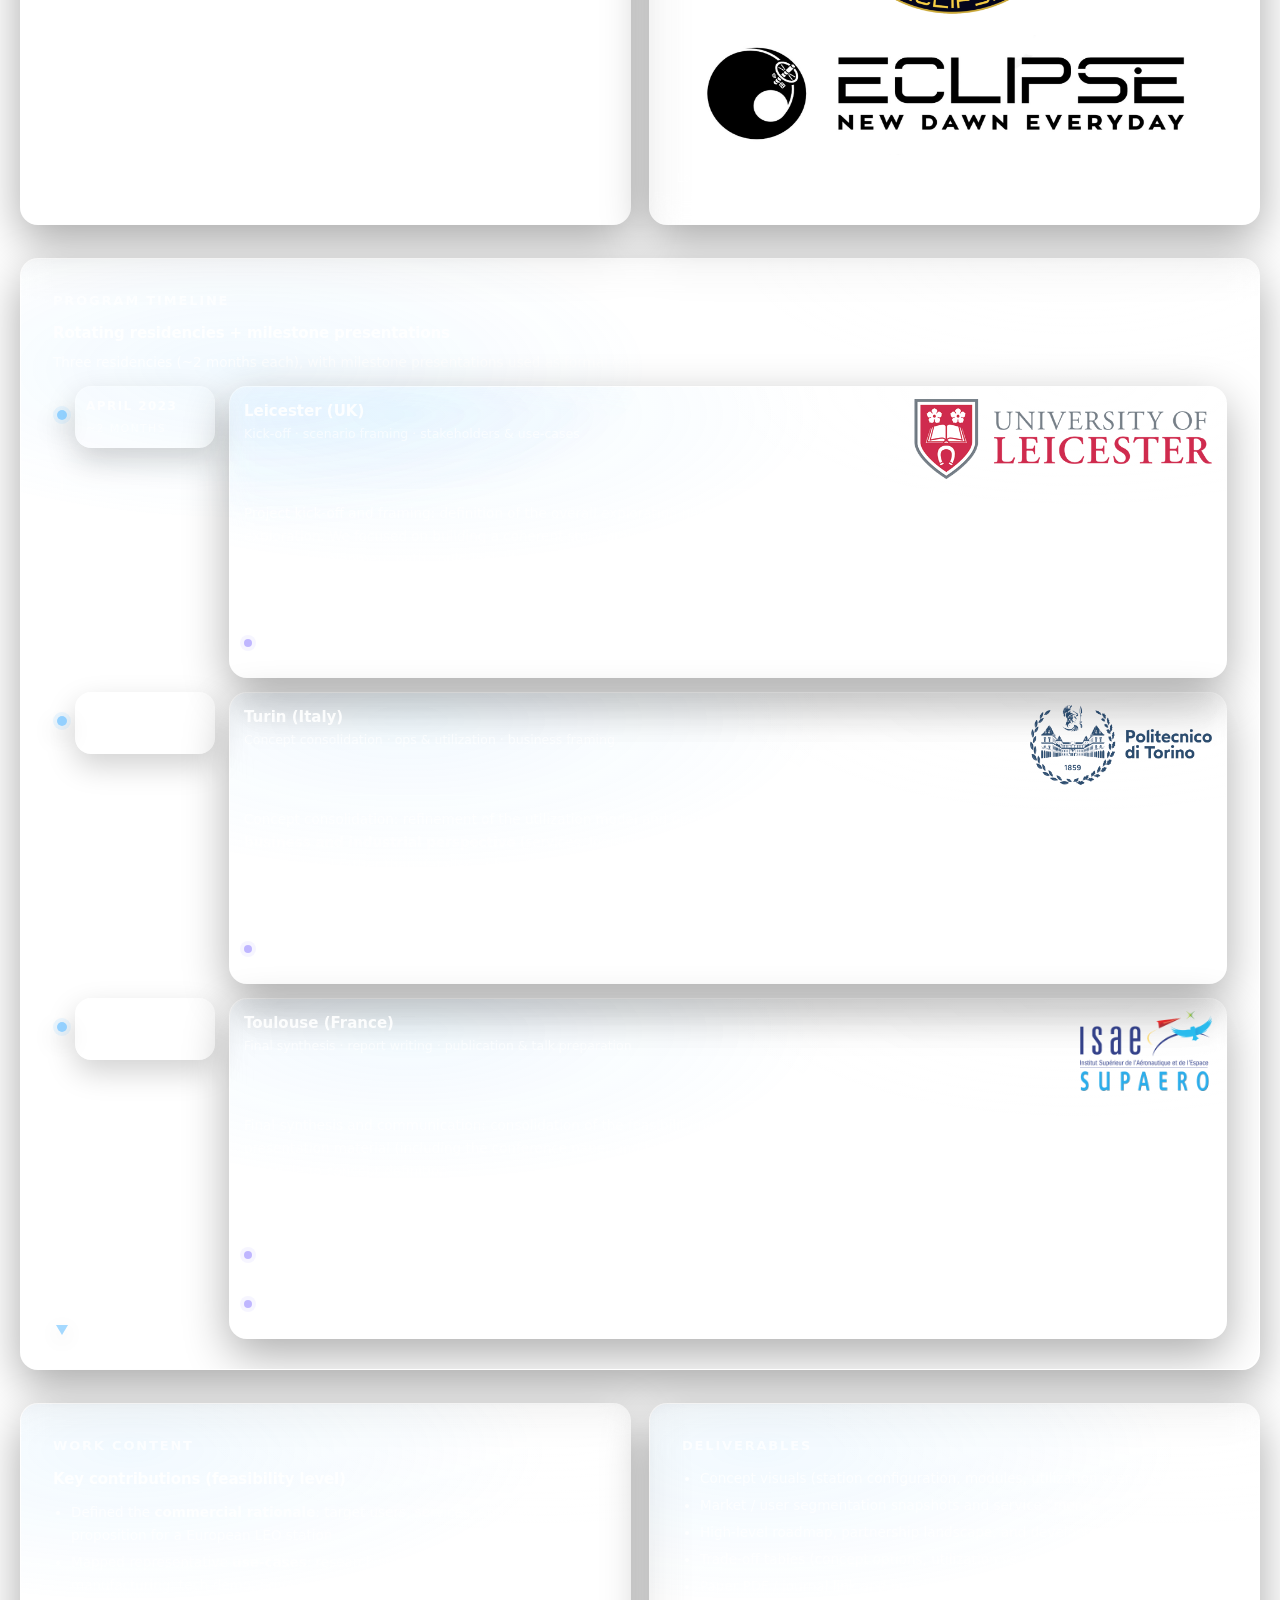
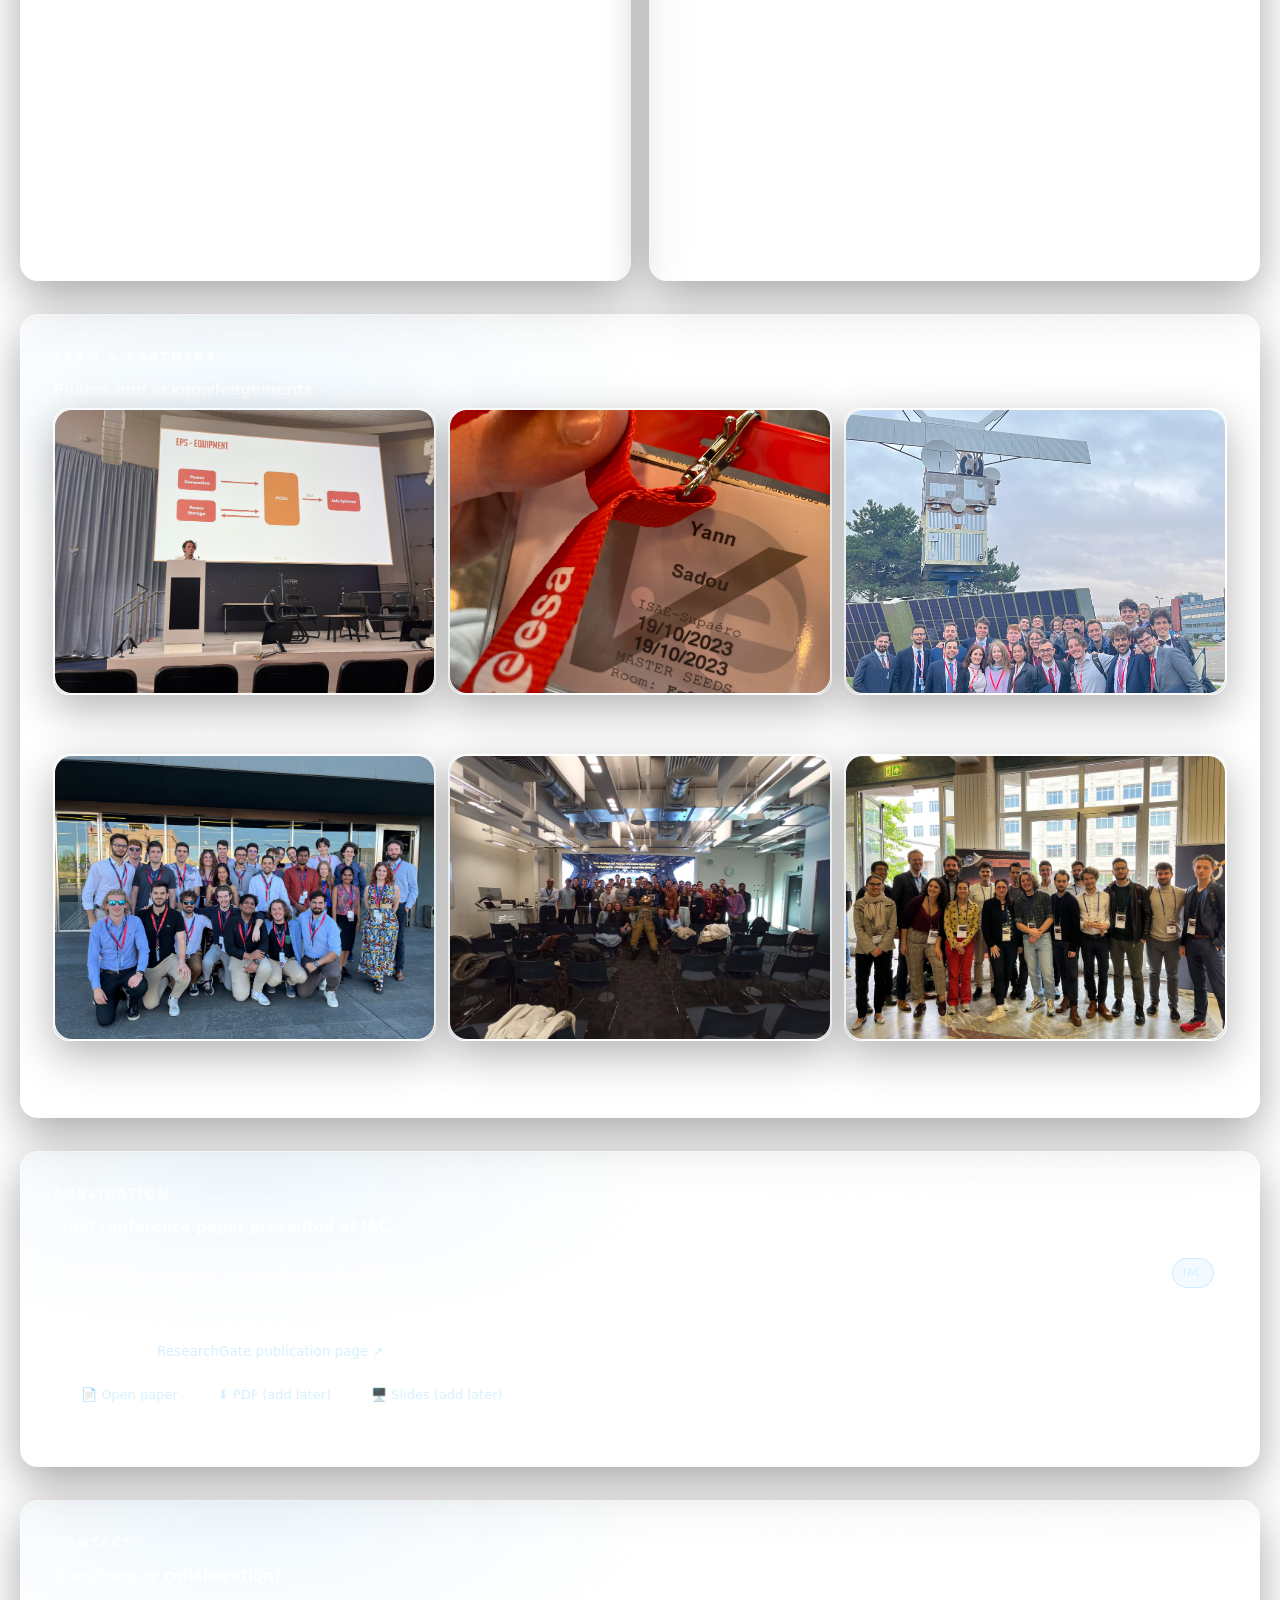
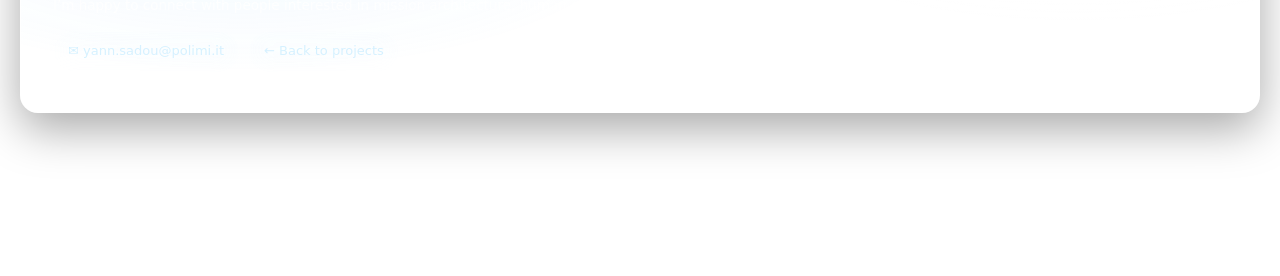
<file: spacestation.html>
<!DOCTYPE html>
<html lang="en">
<head>
  <meta charset="UTF-8" />
  <title>SEEDS XV — Commercial Space Station in LEO Feasibility Study | Yann Sadou</title>
  <meta name="viewport" content="width=device-width, initial-scale=1" />
  <meta name="description" content="SEEDS XV project page: feasibility study of a commercial space station in LEO, with international rotations and ASI workshops; final paper presented at IAC." />
  <link rel="stylesheet" href="style.css" />

  <style>
    /* =========================================================
       SAME “PAINTINGS PAGE” GLASS + STARS THEME
    ========================================================= */
    :root{
      --glass: rgba(255,255,255,0.08);
      --glass2: rgba(255,255,255,0.06);
      --border: rgba(255,255,255,0.14);
      --txt: rgba(255,255,255,0.92);
      --txt2: rgba(255,255,255,0.72);
      --shadow: 0 18px 60px rgba(0,0,0,0.38);
      --radius: 18px;
      --max: 1400px;
      --accent: rgba(124,199,255,0.95);
      --accent2: rgba(180,170,255,0.90);
      --ok: rgba(160,255,220,0.90);
      --warn: rgba(255,210,160,0.92);
    }

    body{
      margin: 0;
      font-family: -apple-system, BlinkMacSystemFont, system-ui, "SF Pro Text","Helvetica Neue", Arial, sans-serif;
      color: var(--txt);
      background: transparent;
      -webkit-font-smoothing: antialiased;
      text-rendering: optimizeLegibility;
    }

    header, main, footer{ position: relative; z-index: 1; }

    header{
      max-width: var(--max);
      margin: 0 auto;
      padding: 18px 20px;
      display:flex;
      align-items:center;
      justify-content:space-between;
      gap: 12px;
    }

    .head-left{ display:flex; flex-direction:column; gap: 4px; }

    .title{
      font-size: 24px;
      font-weight: 850;
      letter-spacing: -0.02em;
      line-height: 1.05;
      text-shadow: 0 0 22px rgba(124,199,255,0.14);
    }

    .subtitle{
      font-size: 13px;
      color: var(--txt2);
    }

    .back-link{
      font-size: 13px;
      color: rgba(255,255,255,0.88);
      text-decoration: none;
      border-radius: 999px;
      border: 1px solid var(--border);
      padding: 8px 12px;
      background: var(--glass2);
      backdrop-filter: blur(14px);
      transition: transform 180ms ease, background 180ms ease, border-color 180ms ease;
      white-space: nowrap;
    }
    .back-link:hover{
      background: rgba(255,255,255,0.12);
      border-color: rgba(255,255,255,0.22);
      transform: translateY(-1px);
      text-decoration: none;
    }

    main{
      max-width: var(--max);
      margin: 0 auto;
      padding: 6px 20px 56px;
    }

    .section{ margin-top: 18px; }

    .section-title{
      margin: 0 0 10px;
      font-size: 13px;
      color: rgba(255,255,255,0.75);
      text-transform: uppercase;
      letter-spacing: 0.14em;
    }

    /* =========================================================
       HERO
    ========================================================= */
    .hero{
      border-radius: 22px;
      border: 1px solid var(--border);
      background: var(--glass);
      backdrop-filter: blur(16px);
      box-shadow: var(--shadow);
      overflow:hidden;
      position: relative;
    }

    .hero::before{
      content:"";
      position:absolute;
      inset:-2px;
      background:
        radial-gradient(900px 340px at 20% 10%, rgba(124,199,255,0.18), transparent 60%),
        radial-gradient(700px 280px at 82% 0%, rgba(255,255,255,0.10), transparent 55%);
      pointer-events:none;
    }

    .hero-inner{
      padding: 18px 18px 16px;
      display:grid;
      grid-template-columns: minmax(0, 1.25fr) minmax(0, 1fr);
      gap: 16px;
      position: relative;
    }

    .kicker{
      display:flex;
      flex-wrap:wrap;
      gap: 8px;
      margin-bottom: 10px;
    }

    .chip{
      font-size: 11px;
      padding: 5px 10px;
      border-radius: 999px;
      background: rgba(255,255,255,0.08);
      border: 1px solid rgba(255,255,255,0.14);
      color: rgba(255,255,255,0.78);
      letter-spacing: 0.06em;
      text-transform: uppercase;
    }
    .chip.accent{
      border-color: rgba(124,199,255,0.30);
      background: rgba(124,199,255,0.10);
      color: rgba(210,240,255,0.92);
    }
    .chip.ok{
      border-color: rgba(160,255,220,0.26);
      background: rgba(160,255,220,0.08);
      color: rgba(210,255,240,0.92);
    }

    .hero-title{
      margin: 0;
      font-size: 26px;
      font-weight: 900;
      letter-spacing: -0.02em;
      line-height: 1.1;
    }

    .hero-desc{
      margin: 10px 0 0;
      font-size: 14px;
      line-height: 1.7;
      color: rgba(255,255,255,0.82);
      max-width: 840px;
    }

    .hero-actions{
      margin-top: 14px;
      display:flex;
      flex-wrap:wrap;
      gap: 10px;
    }

    .btn{
      border-radius: 999px;
      border: 1px solid var(--border);
      padding: 9px 14px;
      font-size: 13px;
      background: rgba(255,255,255,0.06);
      color: rgba(255,255,255,0.90);
      text-decoration:none;
      backdrop-filter: blur(14px);
      transition: transform 180ms ease, background 180ms ease, border-color 180ms ease;
      display:inline-flex;
      align-items:center;
      gap: 8px;
      white-space:nowrap;
    }
    .btn:hover{
      transform: translateY(-1px);
      background: rgba(255,255,255,0.10);
      border-color: rgba(124,199,255,0.28);
      text-decoration:none;
    }

    /* stable hero image frame (prevents tiny image) */
    .hero-figure{
      position: relative;
      border-radius: 18px;
      border: 1px solid rgba(255,255,255,0.12);
      background: rgba(255,255,255,0.05);
      overflow:hidden;
      box-shadow: 0 14px 44px rgba(0,0,0,0.36);
      aspect-ratio: 16 / 10;
      width: 250%;
      display:flex;
      align-items:center;
      justify-content:center;
    }

    .hero-figure img{
      position: absolute;
      inset: 0;
      width: 100%;
      height: 100%;
      object-fit: cover; /* switch to contain if you prefer no crop */
      display:block;
    }

    .placeholder{
      padding: 18px;
      text-align:center;
      color: rgba(255,255,255,0.70);
      font-size: 13px;
      line-height: 1.5;
    }
    .placeholder strong{ color: rgba(255,255,255,0.90); }

    .hero-caption{
      margin-top: 8px;
      font-size: 12px;
      color: rgba(255,255,255,0.65);
      text-align:center;
    }

    @media (max-width: 980px){
      .hero-inner{ grid-template-columns: minmax(0, 1fr); }
      .hero-figure{ aspect-ratio: 16/9; }
    }

    /* =========================================================
       CARDS / GRID
    ========================================================= */
    .grid-2{
      display:grid;
      grid-template-columns: repeat(2, minmax(0, 1fr));
      gap: 18px;
    }
    @media (max-width: 980px){ .grid-2{ grid-template-columns: minmax(0, 1fr); } }

    .card{
      border-radius: var(--radius);
      border: 1px solid var(--border);
      background: rgba(255,255,255,0.06);
      backdrop-filter: blur(14px);
      box-shadow: 0 16px 46px rgba(0,0,0,0.34);
      overflow:hidden;
      position: relative;
    }

    .card::before{
      content:"";
      position:absolute;
      inset:-2px;
      background:
        radial-gradient(700px 260px at 18% 10%, rgba(124,199,255,0.12), transparent 60%),
        radial-gradient(650px 240px at 85% 0%, rgba(255,255,255,0.07), transparent 55%);
      pointer-events:none;
      opacity: 0.85;
    }

    .card-inner{ padding: 14px 14px 14px; position: relative; }

    .card h3{
      margin: 0 0 6px;
      font-size: 15px;
      font-weight: 850;
      letter-spacing: -0.01em;
      color: rgba(255,255,255,0.92);
    }

    .card p{
      margin: 0;
      font-size: 13.5px;
      line-height: 1.7;
      color: rgba(255,255,255,0.78);
    }

    .list{
      margin: 10px 0 0 18px;
      padding: 0;
      color: rgba(255,255,255,0.80);
      font-size: 13.5px;
      line-height: 1.7;
    }
    .list li{ margin: 4px 0; }

    .card a{
      color: rgba(210,240,255,0.92);
      text-decoration: none;
    }
    .card a:hover{ text-decoration: underline; }

 /* =========================================================
   TIMELINE (clean + elegant)
========================================================= */

/* container + left spine arrow */
.timelineX{
  position: relative;
  display: grid;
  gap: 14px;
  padding-left: 22px; /* space for spine */
}

/* spine line */
.timelineX::before{
  content:"";
  position:absolute;
  left: 8px;
  top: 6px;
  bottom: 18px;      /* leave space for arrow head */
  width: 2px;
  background: rgba(255,255,255,0.14);
  border-radius: 999px;
}

/* arrow head at bottom */
.timelineX::after{
  content:"";
  position:absolute;
  left: 3px;
  bottom: 4px;
  width: 0;
  height: 0;
  border-left: 6px solid transparent;
  border-right: 6px solid transparent;
  border-top: 10px solid rgba(124,199,255,0.72);
  filter: drop-shadow(0 6px 12px rgba(0,0,0,0.35));
  opacity: 0.95;
}

/* a "step" row: left badge column + right card */
.step{
  display: grid;
  grid-template-columns: 140px minmax(0, 1fr);
  gap: 14px;
  align-items: start;
  position: relative;
}

/* dot on the spine per step */
.step::before{
  content:"";
  position:absolute;
  left: -18px;    /* aligns with spine */
  top: 24px;
  width: 10px;
  height: 10px;
  border-radius: 999px;
  background: rgba(124,199,255,0.82);
  box-shadow: 0 0 0 4px rgba(124,199,255,0.14), 0 10px 24px rgba(0,0,0,0.30);
}

/* left badge */
.step-badge{
  border-radius: 16px;
  border: 1px solid rgba(255,255,255,0.14);
  background: rgba(255,255,255,0.05);
  padding: 10px 10px 9px;
  box-shadow: 0 12px 30px rgba(0,0,0,0.18);
}

.step-month{
  font-size: 12px;
  letter-spacing: 0.12em;
  text-transform: uppercase;
  font-weight: 900;
  color: rgba(255,255,255,0.84);
  margin-bottom: 4px;
}

.step-dur{
  font-size: 11px;
  letter-spacing: 0.12em;
  text-transform: uppercase;
  color: rgba(255,255,255,0.62);
}

/* right card: reuse glass look */
.step-card{
  border-radius: 18px;
  border: 1px solid rgba(255,255,255,0.14);
  background: rgba(255,255,255,0.06);
  backdrop-filter: blur(14px);
  box-shadow: 0 16px 46px rgba(0,0,0,0.32);
  overflow: hidden;
  position: relative;
}

.step-card::before{
  content:"";
  position:absolute;
  inset:-2px;
  background:
    radial-gradient(700px 260px at 18% 10%, rgba(124,199,255,0.10), transparent 60%),
    radial-gradient(650px 240px at 85% 0%, rgba(255,255,255,0.06), transparent 55%);
  pointer-events:none;
  opacity: 0.9;
}

.step-head{
  position: relative;
  padding: 12px 14px 10px;
  display: flex;
  justify-content: space-between;
  align-items: flex-start;
  gap: 12px;
  border-bottom: 1px solid rgba(255,255,255,0.10);
}

.step-title h4{
  margin: 0;
  font-size: 15px;
  font-weight: 900;
  color: rgba(255,255,255,0.92);
}

.step-sub{
  margin-top: 3px;
  font-size: 12.5px;
  color: rgba(255,255,255,0.66);
  line-height: 1.35;
}

/* logos subtle */
.step-logos{
  display: flex;
  align-items: center;
  gap: 8px;
  opacity: 0.92;
}
.step-logos img{
  height: 80px;
  width: auto;
  object-fit: contain;
  filter: contrast(1.05);
  opacity: 0.9;
}

/* body */
.step-body{
  position: relative;
  padding: 12px 14px 14px;
}

.step-text{
  margin: 0;
  font-size: 13.5px;
  color: rgba(255,255,255,0.78);
  line-height: 1.7;
}

/* milestones are visually separate: title + rail items */
.milestones{
  margin-top: 12px;
  padding-top: 12px;
  border-top: 1px dashed rgba(255,255,255,0.18);
}

.ms-title{
  font-size: 11px;
  letter-spacing: 0.14em;
  text-transform: uppercase;
  color: rgba(255,255,255,0.62);
  margin-bottom: 10px;
}

/* each milestone row: dot + horizontal line + content */
.ms-row{
  display: grid;
  grid-template-columns: 10px 42px minmax(0, 1fr);
  gap: 10px;
  align-items: center;
  margin-bottom: 10px;
}
.ms-row:last-child{ margin-bottom: 0; }

.ms-dot{
  width: 8px;
  height: 8px;
  border-radius: 999px;
  background: rgba(180,170,255,0.85);
  box-shadow: 0 0 0 4px rgba(180,170,255,0.12);
}

.ms-line{
  height: 2px;
  background: rgba(255,255,255,0.14);
  border-radius: 999px;
}

.ms-date{
  font-size: 11px;
  letter-spacing: 0.12em;
  text-transform: uppercase;
  color: rgba(255,255,255,0.62);
  margin-bottom: 2px;
}

.ms-text{
  font-size: 13.2px;
  color: rgba(255,255,255,0.86);
  line-height: 1.5;
}

/* responsive */
@media (max-width: 720px){
  .step{
    grid-template-columns: minmax(0, 1fr);
  }
  .step::before{
    top: 18px;
  }
  .step-badge{
    width: fit-content;
  }
}

    /* =========================================================
       TEAM + LOGOS (placeholders)
    ========================================================= */
    .team-grid{
      display:grid;
      grid-template-columns: repeat(3, minmax(0, 1fr));
      gap: 12px;
    }
    @media (max-width: 980px){ .team-grid{ grid-template-columns: repeat(2, minmax(0, 1fr)); } }
    @media (max-width: 560px){ .team-grid{ grid-template-columns: minmax(0, 1fr); } }

    .media-box{
      border-radius: 16px;
      border: 1px solid rgba(255,255,255,0.12);
      background: rgba(255,255,255,0.05);
      overflow:hidden;
      box-shadow: 0 14px 44px rgba(0,0,0,0.30);
      position: relative;
      display:flex;
      align-items:center;
      justify-content:center;
      aspect-ratio: 4 / 3;
      width: 100%;
    }

    .media-box img{
      position:absolute;
      inset:0;
      width:100%;
      height:100%;
      object-fit: cover;
      display:block;
    }

    .cap{
      margin-top: 8px;
      font-size: 12px;
      color: rgba(255,255,255,0.65);
      text-align:center;
    }

    /* =========================================================
       IAC PAPER PANEL (clean link block)
    ========================================================= */
    .paper{
      border-radius: 16px;
      border: 1px solid rgba(255,255,255,0.14);
      background: rgba(255,255,255,0.05);
      padding: 12px 12px 10px;
    }

    .paper-head{
      display:flex;
      flex-wrap:wrap;
      gap: 8px;
      align-items:center;
      justify-content:space-between;
      margin-bottom: 6px;
    }

    .paper-title{
      margin: 0;
      font-weight: 900;
      font-size: 14px;
      color: rgba(255,255,255,0.92);
      line-height: 1.25;
    }

    .paper-meta{
      font-size: 12.5px;
      color: rgba(255,255,255,0.70);
      line-height: 1.55;
      margin: 6px 0 0;
    }

    .lightbox{
  position: fixed;
  inset: 0;
  display:none;
  z-index: 999;
  background: rgba(0,0,0,0.74);
  backdrop-filter: blur(10px);
  align-items:center;
  justify-content:center;
  padding: 18px;
}
.lightbox.open{ display:flex; }

.lightbox-inner{
  width: min(1100px, 96vw);
  max-height: 86vh;
  border-radius: 18px;
  overflow:hidden;
  border: 1px solid rgba(255,255,255,0.14);
  background: rgba(255,255,255,0.06);
  box-shadow: 0 20px 80px rgba(0,0,0,0.48);
}

.lightbox-img{
  width: 100%;
  height: 100%;
  max-height: 86vh;
  object-fit: contain;
  background: rgba(0,0,0,0.22);
  display:block;
}

.lightbox-close{
  position: fixed;
  top: 14px;
  right: 14px;
  z-index: 1000;
  border-radius: 999px;
  border: 1px solid rgba(255,255,255,0.18);
  background: rgba(255,255,255,0.08);
  color: rgba(255,255,255,0.92);
  padding: 8px 12px;
  cursor:pointer;
  transition: transform 180ms ease, background 180ms ease;
}
.lightbox-close:hover{
  transform: translateY(-1px);
  background: rgba(255,255,255,0.12);
}

.h3-logo{
  width: 300px;
  height: 300px;
  object-fit: contain;
  border-radius:16px;
  /*border: 1px solid rgba(255,255,255,0.14);*/
  /*background: rgba(255,255,255,0.06);*/
  padding: 4px;
  /*box-shadow: 0 10px 26px rgba(0,0,0,0.22);*/
  flex: 0 0 auto;
  margin-left: 140px;
}

.h4-logo{
  width: 500px;
  height: 120px;
  /*object-fit: contain;*/
  /*border-radius:16px;*/
  /*border: 1px solid rgba(255,255,255,0.14);*/
  /*background: rgba(255,255,255,0.06);*/
  /*padding: 4px;*/
  /*box-shadow: 0 10px 26px rgba(0,0,0,0.22);*/
  flex: 0 0 auto;
  margin-left: 30px;
  margin-bottom: 6px;
}

/* =========================================================
   PROJECT PAGE IMAGE ZOOM EFFECT
========================================================= */
/* ✅ Zoom frame that always has a real height */
.zoom-media{
  position: relative;
  display: block;
  border-radius: 18px;
  overflow: hidden;
  text-decoration: none;
  outline: none;

  /* pick the ratio you want */
  /*aspect-ratio: 16 / 9;          /* ✅ prevents the “bar” collapse */
  width: 100%;
  height: 100%;               /* ✅ makes the zoom area fill the container */

  background: rgba(255,255,255,0.06);
  border: 1px solid rgba(255,255,255,0.14);
  backdrop-filter: blur(14px);
  box-shadow: 0 16px 46px rgba(0,0,0,0.34);
}

.zoom-img{
  width: 100%;
  height: 100%;
  display: block;
  object-fit: cover;
  transform: scale(1);
  transition: transform 220ms ease;
}

.zoom-media:hover .zoom-img,
.zoom-media:focus-visible .zoom-img{
  transform: scale(1.12);
}

    /* =========================================================
       FOOTER
    ========================================================= */
    footer{
      max-width: var(--max);
      margin: 0 auto;
      padding: 18px 20px 36px;
      color: rgba(255,255,255,0.62);
      font-size: 12px;
      text-align:center;
      border-top: 1px solid rgba(255,255,255,0.10);
      position: relative;
      z-index: 1;
    }
  </style>
</head>

<body>
  <canvas id="stars" aria-hidden="true"></canvas>

  <header>
    <div class="head-left">
      <div class="title">SEEDS XV — Commercial Space Station Feasibility Study</div>
    </div>
    <a class="back-link" href="index.html">← Back to main site</a>
  </header>

  <main>
    <!-- HERO -->
    <section class="hero" aria-label="Project hero">
      <div class="hero-inner">
        <div>
          <div class="kicker">
            <span class="chip accent">SEEDS XV</span>
            <span class="chip">Space Strategy</span>
            <span class="chip ok">Business in Space</span>
            <span class="chip">Space ops</span>
          </div>

          <h1 class="hero-title">Feasibility study of a European commercial space station in Low-Earth Orbit</h1>

          <p class="hero-desc">
            SEEDS XV is an intensive, international, hands-on program in which students rotate across multiple
            European institutions to carry out real systems-engineering studies. Our team developed a complete
            <strong>feasibility study of a commercial space station in LEO</strong>, covering mission context, space business development,
            high-level subsystem sizing, and scenario-driven reasoning for commercial space station operations.
            The project culminated in a <strong>final presentation at ESA's ESTEC</strong> and a <strong>final paper presented at the International Astronautical Congress 2023 (IAC) in Baku</strong>.
          </p>

          <div class="hero-actions">
            <a class="btn" href="#timeline">📍 Program timeline</a>
            <a class="btn" href="#work">🧩 What we did</a>
            <a class="btn" href="#team">👥 Team & partners</a>
            <a class="btn" href="#paper">📄 IAC paper</a>
          </div>
        </div>

        <div>
          <div class="hero-figure">
            <a class="zoom-media" href="javascript:void(0)" aria-label="Open image">
                <img class="zoom-img lb" src="assets/projects/spacestation/spacestation.jpg" alt="Space Station concept illustration" />
            </a>
          </div>
          <div class="hero-caption">Commercial Space Station in LEO concept</div>
        </div>
      </div>
    </section>

    <!-- QUICK CONTEXT -->
    <section class="section" aria-label="Context">
      <div class="grid-2">
        <div class="card">
          <div class="card-inner">
            <div class="section-title">Context</div>
            <h3 class="h3-with-icon">
                <img class="h3-logo lb" src="assets/projects/spacestation/logo_seeds.jpg" alt="SEEDS XV logo" />
                What is SEEDS XV?
            </h3>
            <p>
              SEEDS XV is a European space-systems program structured as a multi-site project sprint.
              Participants work in interdisciplinary teams across several partner institutions such 
              as <strong>ISAE-SUPAERO (France), University of Leicester (UK), and Politecnico di Torino (Italy)</strong>, using
              systems engineering methods and mission design trade-offs to produce a cohesive study
              that is both technically grounded and clearly communicated.
            </p>
            <ul class="list">
              <li>Fast-paced systems engineering with real deliverables</li>
              <li>Mission architecture + subsystem-level reasoning</li>
              <li>International teamwork and iterative design reviews</li>
              <li>Final dissemination through a conference paper</li>
            </ul>
          </div>
        </div>

        <div class="card">
          <div class="card-inner">
            <div class="section-title">Project scope</div>
            <h3>Commercial Space Station in LEO feasibility</h3>
            <p>
                The objective of this study was to assess the feasibility of a European-led commercial space station in Low Earth Orbit,
                focusing on the <strong>concept of operations</strong>, <strong>market rationale</strong>, and <strong>industrial/business architecture</strong> rather than detailed subsystem engineering.
                We explored how a station could create value through <strong>science services</strong>, <strong>in-orbit manufacturing</strong>, <strong>technology demonstration</strong>,
                <strong>institutional partnerships</strong>, and <strong>commercial activities</strong> such as private missions and space tourism,
                while identifying the main programmatic drivers, constraints, and risks that shape the concept.
            </p>
            <ul class="list">
                <li>Value proposition and target users (institutional + commercial)</li>
                <li>Use cases: research services, in-space manufacturing, tech demo, private astronaut missions & tourism</li>
                <li>Concept of operations and utilization model (how the station is “used” day-to-day)</li>
                <li>High-level architecture options and partnerships (transport, logistics, providers)</li>
                <li>Programmatic constraints: schedule, cost drivers, regulatory/safety considerations (high level)</li>
                <li>Risk-aware roadmap and development strategy for a European commercial approach</li>
            </ul>
          </div>
          <img class="h3-logo lb" src="assets/projects/spacestation/logo_station.jpg" alt="Eclipse logo" />
          <img class="h4-logo lb" src="assets/projects/spacestation/Eclipse_logo.jpg" alt="Eclipse logo" />
          <div class="hero-caption">Logos of <strong>ECLIPSE</strong>, (European Commercial Leo In-space Platform 
            for Sciences & Exploration) the commercial space station company used as a reference for our study.</div>
        </div>
      </div>
    </section>

            <!-- PROGRAM TIMELINE (REDESIGNED) -->
    <section class="section" id="timeline" aria-label="Timeline">
    <div class="card">
        <div class="card-inner">
        <div class="section-title">Program timeline</div>
        <h3>Rotating residencies + milestone presentations</h3>
        <p style="margin-bottom:12px;">
            Three residencies (~2 months each), with milestone presentations used as formal checkpoints to validate progress
            and communicate the evolving concept.
        </p>

        <div class="timelineX" role="list">

            <!-- ====== STEP 1 ====== -->
            <article class="step" role="listitem">
            <div class="step-left">
                <div class="step-badge">
                <div class="step-month">April 2023</div>
                <div class="step-dur">~2 months</div>
                </div>
            </div>

            <div class="step-card">
                <header class="step-head">
                <div class="step-title">
                    <h4>Leicester (UK)</h4>
                    <div class="step-sub">Kick-off · scenario framing · stakeholders & use-cases</div>
                </div>

                <div class="step-logos" aria-label="Host university logos">
                    <!-- change src to your actual logo path -->
                    <img class="lb" src="assets/logo/University_of_Leicester_logo.jpg" alt="University of Leicester logo" />
                </div>
                </header>

                <div class="step-body">
                <p class="step-text">
                    Project kick-off and framing: definition of the overall exploration narrative, identification of stakeholders and use-cases,
                    and early concept exploration. We focused on building a coherent story around <strong>why the concept exists</strong>,
                    who it serves (institutional + commercial), and what a credible development path could look like.
                </p>

                <div class="milestones">
                    <div class="ms-title">Milestone checkpoint</div>

                    <div class="ms-row">
                    <div class="ms-dot"></div>
                    <div class="ms-line"></div>
                    <div class="ms-content">
                        <div class="ms-date">May 2023</div>
                        <div class="ms-text">Presentation at the Space Park (Leicester)</div>
                    </div>
                    </div>
                </div>
                </div>
            </div>
            </article>

            <!-- ====== STEP 2 ====== -->
            <article class="step" role="listitem">
            <div class="step-left">
                <div class="step-badge">
                <div class="step-month">May 2023</div>
                <div class="step-dur">~2 months</div>
                </div>
            </div>

            <div class="step-card">
                <header class="step-head">
                <div class="step-title">
                    <h4>Turin (Italy)</h4>
                    <div class="step-sub">Concept consolidation · ops & utilization · business framing</div>
                </div>

                <div class="step-logos" aria-label="Host university logos">
                    <img class="lb" src="assets/logo/logo_Polito.png" alt="Politecnico di Torino logo" />
                </div>
                </header>

                <div class="step-body">
                <p class="step-text">
                    Concept consolidation: refinement of the utilization model and operational concept, and translation into a feasible
                    station “product” from a <strong>business and industrial perspective</strong> (services, logistics, partnerships, and programmatic constraints).
                    Emphasis was on trade-offs at concept level rather than detailed subsystem engineering.
                </p>

                <div class="milestones">
                    <div class="ms-title">Milestone checkpoint</div>

                    <div class="ms-row">
                    <div class="ms-dot"></div>
                    <div class="ms-line"></div>
                    <div class="ms-content">
                        <div class="ms-date">July 2023</div>
                        <div class="ms-text">Presentation at ASI (Rome)</div>
                    </div>
                    </div>
                </div>
                </div>
            </div>
            </article>

            <!-- ====== STEP 3 ====== -->
            <article class="step" role="listitem">
            <div class="step-left">
                <div class="step-badge">
                <div class="step-month">July 2023</div>
                <div class="step-dur">~2 months</div>
                </div>
            </div>

            <div class="step-card">
                <header class="step-head">
                <div class="step-title">
                    <h4>Toulouse (France)</h4>
                    <div class="step-sub">Final synthesis · report writing · publication & talk preparation</div>
                </div>

                <div class="step-logos" aria-label="Host university logos">
                    <img class="lb" src="assets/logo/supaero.png" alt="ISAE-SUPAERO logo" />
                </div>
                </header>

                <div class="step-body">
                <p class="step-text">
                    Final synthesis and communication: consolidation of the feasibility narrative, final report writing,
                    and preparation of publication and presentation material (including the conference paper and talk).
                    Strong focus on clarity, consistency, and end-to-end storytelling from market rationale to concept definition.
                </p>

                <div class="milestones">
                    <div class="ms-title">Milestone checkpoints</div>

                    <div class="ms-row">
                    <div class="ms-dot"></div>
                    <div class="ms-line"></div>
                    <div class="ms-content">
                        <div class="ms-date">September 2023</div>
                        <div class="ms-text">Presentation at CNES</div>
                    </div>
                    </div>

                    <div class="ms-row">
                    <div class="ms-dot"></div>
                    <div class="ms-line"></div>
                    <div class="ms-content">
                        <div class="ms-date">October 2023</div>
                        <div class="ms-text">Presentation at ESA ESTEC</div>
                    </div>
                    </div>

                </div>
                </div>
            </div>
            </article>

        </div><!-- /timelineX -->
        </div>
    </div>
    </section>

    <!-- WHAT WE DID -->
    <section class="section" id="work" aria-label="What we did">
      <div class="grid-2">
        <div class="card">
          <div class="card-inner">
            <div class="section-title">Work content</div>
            <h3>Key contributions (feasibility level)</h3>
            <ul class="list">
                <li>Defined the <strong>commercial rationale</strong>: target users, services, and value proposition for a European LEO station</li>
                <li>Mapped representative <strong>use-cases</strong>: research services, in-orbit manufacturing, tech demo, private missions & tourism</li>
                <li>Built a <strong>concept of operations</strong> (how the station is utilized, supplied, crewed, and operated over time)</li>
                <li>Explored high-level <strong>architecture options</strong> and partnership/logistics assumptions (transport, visiting vehicles, providers)</li>
                <li>Identified major <strong>programmatic drivers</strong> (cost/schedule risks, safety & certification constraints, policy considerations) at high level</li>
                <li>Iterated through reviews and incorporated feedback from ASI and the multi-site rotation</li>
                <li>Delivered a coherent written feasibility study and a final conference-oriented publication package</li>
            </ul>
          </div>
        </div>

        <div class="card">
          <div class="card-inner">
            <div class="section-title">Deliverables</div>
            <ul class="list">
                <li>Concept visuals (station configuration, modules, utilization scenarios)</li>
                <li>Market / user segmentation snapshots and service “menu”</li>
                <li>High-level roadmap, partnership landscape, and development strategy</li>
                <li>Trade-off tables (concept options, utilization vs. complexity, ops choices)</li>
                <li>Paper PDF / journal link and presentation deck links</li>
            </ul>
          </div>
        </div>
      </div>
    </section>

    <!-- TEAM & PARTNERS (placeholders) -->
    <section class="section" id="team" aria-label="Team and partners">
      <div class="card">
        <div class="card-inner">
          <div class="section-title">Team & partners</div>
          <h3>Photos and acknowledgements</h3>

          <div class="team-grid">
            <div>
              <div class="media-box">
                <a class="zoom-media" href="javascript:void(0)" aria-label="Open image">
                    <img class="zoom-img lb" src="assets/projects/spacestation/YannCNES.jpg" alt="Yann photo" />
                </a>
              </div>
              <div class="cap">Me presenting our project at the French Space Agency CNES (Toulouse, France)</div>
            </div>
            
            <div>
              <div class="media-box">
                <a class="zoom-media" href="javascript:void(0)" aria-label="Open image">
                    <img class="zoom-img lb" src="assets/projects/spacestation/YannESA.jpeg" alt="Yann photo" />
                </a>
              </div>
              <div class="cap">My guest badge at ESA, I was very proud to hold this that day</div>
            </div>

            <div>
              <div class="media-box">
                <a class="zoom-media" href="javascript:void(0)" aria-label="Open image">
                    <img class="zoom-img lb" src="assets/projects/spacestation/seedsESTEC2.jpg" alt="SEEDS XV team photo" />
                </a>
              </div>
              <div class="cap">SEEDS XV team at ESA's ESTEC (Netherlands)</div>
            </div>

            <div>
              <div class="media-box">
                <a class="zoom-media" href="javascript:void(0)" aria-label="Open image">
                    <img class="zoom-img lb" src="assets/projects/spacestation/seedsASI2.jpg" alt="SEEDS XV team photo" />
                </a>
              </div>
              <div class="cap">SEEDS XV team at ASI (Rome, Italy)</div>
            </div>

            <div>
              <div class="media-box">
                <a class="zoom-media" href="javascript:void(0)" aria-label="Open image">
                    <img class="zoom-img lb" src="assets/projects/spacestation/seedsLeicester2.jpg" alt="SEEDS XV team photo" />
                </a>
              </div>
              <div class="cap">SEEDS XV team at the Space Park of Leicester (UK)</div>
            </div>

            <div>
              <div class="media-box">
                <a class="zoom-media" href="javascript:void(0)" aria-label="Open image">
                    <img class="zoom-img lb" src="assets/projects/spacestation/seedsSEC2.jpg" alt="SEEDS XV team photo" />
                </a>
              </div>
              <div class="cap">SEEDS XV team at the 2023 AIDAA International Conference on Space Exploration (Turin, Italy)</div>
            </div>

          </div>
        </div>
      </div>
    </section>

    <!-- IAC PAPER -->
    <section class="section" id="paper" aria-label="IAC paper">
      <div class="card">
        <div class="card-inner">
          <div class="section-title">Publication</div>
          <h3>Final conference paper presented at IAC</h3>

          <div class="paper">
            <div class="paper-head">
              <p class="paper-title">Feasibility study on a crewed Mars lander</p>
              <span class="chip accent">IAC</span>
            </div>

            <p class="paper-meta">
              Presented at the 2023 International Astronautical Congress (IAC) in Baku.<br/>
              Paper reference: <strong>IAC-23,D1,IP,5,x77691</strong> (as listed on ResearchGate).<br/>
              Full text link:
              <a href="https://www.researchgate.net/publication/393716393_Feasibility_study_on_a_crewed_Mars_lander"
                 target="_blank" rel="noopener noreferrer">
                 ResearchGate publication page ↗
              </a>
            </p>

            <div class="hero-actions" style="margin-top:12px;">
              <a class="btn" href="https://www.researchgate.net/publication/393716393_Feasibility_study_on_a_crewed_Mars_lander"
                 target="_blank" rel="noopener noreferrer">📄 Open paper</a>

              <!-- Optional: add your own PDF later -->
              <a class="btn" href="#" onclick="return false;">⬇️ PDF (add later)</a>

              <!-- Optional: add slides later -->
              <a class="btn" href="#" onclick="return false;">🖥️ Slides (add later)</a>
            </div>
          </div>
        </div>
      </div>
    </section>

    <!-- CONTACT -->
    <section class="section" aria-label="Contact">
      <div class="card">
        <div class="card-inner">
          <div class="section-title">Contact</div>
          <h3>Questions or collaboration?</h3>
          <p>
            I’m happy to connect with people interested in mission architecture, human exploration,
            feasibility studies, and systems-engineering training programs like SEEDS.
          </p>
          <div class="hero-actions">
            <a class="btn" href="mailto:yann.sadou@polimi.it">✉️ yann.sadou@polimi.it</a>
            <a class="btn" href="index.html#projects">← Back to projects</a>
          </div>
        </div>
      </div>
    </section>
  </main>

  <footer>
    © <span id="year"></span> Yann Sadou — SEEDS XV Project Page<br/>
    Hosted on GitHub Pages.
  </footer>

  <div class="lightbox" id="lightbox" aria-hidden="true">
    <button class="lightbox-close" id="lightboxClose" type="button">Close ✕</button>
    <div class="lightbox-inner">
        <img class="lightbox-img" id="lightboxImg" alt="Expanded image" />
    </div>
    </div>

  <script src="stars.js"></script>
  <script>
    document.getElementById("year").textContent = new Date().getFullYear();
  </script>
  <script>
        /* --- Lightbox (same behavior as paintings page) --- */
        const lightbox = document.getElementById("lightbox");
        const lightboxImg = document.getElementById("lightboxImg");
        const closeBtn = document.getElementById("lightboxClose");

        function openLightbox(src, alt){
            lightboxImg.src = src;
            lightboxImg.alt = alt || "Image";
            lightbox.classList.add("open");
            lightbox.setAttribute("aria-hidden", "false");
            document.body.style.overflow = "hidden";
        }
        function closeLightbox(){
            lightbox.classList.remove("open");
            lightbox.setAttribute("aria-hidden", "true");
            lightboxImg.src = "";
            document.body.style.overflow = "";
        }

        // click any image with class "lb"
        document.querySelectorAll("img.lb").forEach(img => {
            img.style.cursor = "zoom-in";
            img.addEventListener("click", () => openLightbox(img.src, img.alt));
        });

        closeBtn.addEventListener("click", closeLightbox);
        lightbox.addEventListener("click", (e) => { if (e.target === lightbox) closeLightbox(); });
        document.addEventListener("keydown", (e) => { if (e.key === "Escape") closeLightbox(); });
    </script>
</body>
</html>
</file>
<file: style.css>
/* =========================================================
   STAR BACKGROUND (canvas)
   - visible on top of body background
   - always behind content
   - never blocks clicks
========================================================= */
#stars{
  position: fixed;
  inset: 0;
  width: 100%;
  height: 100%;
  z-index: 0;              /* IMPORTANT: not negative */
  pointer-events: none;
}

/* Put main UI above the canvas */
.drawer-backdrop,
.drawer,
.nav,
main,
footer{
  position: relative;
  z-index: 1;
}

/* =========================================================
   THEME / RESET
========================================================= */
:root{
  --bg: transparent;                 /* let the stars canvas show */
  --bg-alt: rgba(255,255,255,0.06);  /* subtle panels */
  --fg: rgba(255,255,255,0.92);      /* main text */
  --fg-soft: rgba(255,255,255,0.72); /* secondary text */
  --accent: #7cc7ff;                 /* nice on dark */
  --border-soft: rgba(255,255,255,0.14);
  --radius-xl: 24px;
  --radius: 16px;
  --shadow-soft: 0 18px 45px rgba(0, 0, 0, 0.35);
  --max-width: 1400px;
}

*{ box-sizing: border-box; }

html{ scroll-behavior: smooth; }

body{
  margin: 0;
  padding: 0;
  font-family: -apple-system, BlinkMacSystemFont, system-ui, "SF Pro Text", "Helvetica Neue", Arial, sans-serif;
  background-color: var(--bg);
  color: var(--fg);
  line-height: 1.6;
  -webkit-font-smoothing: antialiased;
  text-rendering: optimizeLegibility;
}

img{
  max-width: 100%;
  height: auto;
  display: block;
}

a{
  color: var(--accent);
  text-decoration: none;
}
a:hover{ text-decoration: underline; }

/* =========================================================
   NAVBAR
========================================================= */
.nav{
  position: sticky;
  top: 0;
  z-index: 100; /* within content layer */
  backdrop-filter: blur(18px);
  background: rgba(255, 255, 255, 0.9);
  border-bottom: 1px solid rgba(0, 0, 0, 0.03);
}

.nav-inner{
  max-width: var(--max-width);
  margin: 0 auto;
  padding: 10px 20px;
  display: flex;
  align-items: center;
  justify-content: space-between;
  gap: 10px;
}

.nav-left{
  display: flex;
  align-items: center;
  gap: 16px;
}

.nav-brand{
  font-weight: 600;
  letter-spacing: 0.03em;
  font-size: 14px;
  color: #444;
}

.nav-links{
  display: flex;
  gap: 25px;
  font-size: 20px;
}

.nav-links a{
  color: #444;
  text-decoration: none;
  position: relative;
  padding-bottom: 3px;
}

.nav-links a::after{
  content: "";
  position: absolute;
  left: 0;
  bottom: 0;
  width: 0;
  height: 2px;
  background: #444;
  transition: width 0.18s ease-out;
}

.nav-links a:hover::after{ width: 100%; }

.nav-right{
  display: flex;
  align-items: center;
  gap: 10px;
  margin-left: auto;
}

.menu-toggle{
  border-radius: 999px;
  border: 1px solid var(--border-soft);
  padding: 6px 12px;
  font-size: 13px;
  background: #ffffff;
  display: inline-flex;
  align-items: center;
  gap: 6px;
  cursor: pointer;
  transition: background 0.12s ease-out, box-shadow 0.12s ease-out, transform 0.12s ease-out, border-color 0.12s ease-out;
}

.menu-toggle span.icon{
  font-size: 14px;
  display: inline-block;
  transform: translateY(1px);
}

.menu-toggle:hover{
  background: #f0f0f1;
  box-shadow: 0 6px 16px rgba(0, 0, 0, 0.08);
  transform: translateY(-1px);
  border-color: #d0d0d4;
}

@media (max-width: 720px){
  .nav-inner{ flex-wrap: wrap; align-items: center; }
  .nav-links{ display: none; } /* force drawer on mobile */
  .nav-right{ margin-left: 0; }
}

/* =========================================================
   SIDE DRAWER
========================================================= */
.drawer-backdrop{
  position: fixed;
  inset: 0;
  background: rgba(0, 0, 0, 0.12);
  opacity: 0;
  visibility: hidden;
  transition: opacity 0.18s ease-out, visibility 0.18s ease-out;
  z-index: 140;
}

.drawer-backdrop.open{
  opacity: 1;
  visibility: visible;
}

.drawer{
  position: fixed;
  top: 0;
  right: 0;
  height: 100%;
  width: 320px;
  max-width: 80%;
  background: rgba(248, 248, 250, 0.96);
  backdrop-filter: blur(24px);
  box-shadow: -18px 0 40px rgba(0, 0, 0, 0.15);
  transform: translateX(100%);
  transition: transform 0.24s cubic-bezier(0.32, 0.72, 0, 1);
  z-index: 150;
  display: flex;
  flex-direction: column;
  border-left: 1px solid rgba(0, 0, 0, 0.05);
}

.drawer.open{ transform: translateX(0); }

.drawer-header{
  padding: 14px 18px 10px;
  display: flex;
  justify-content: space-between;
  align-items: center;
  border-bottom: 1px solid rgba(0, 0, 0, 0.05);
}

.drawer-title{
  font-size: 14px;
  font-weight: 600;
  letter-spacing: 0.12em;
  text-transform: uppercase;
  color: #777;
}

.drawer-close{
  border-radius: 999px;
  border: 1px solid var(--border-soft);
  padding: 5px 10px;
  font-size: 12px;
  background: #ffffff;
  cursor: pointer;
}

.drawer-content{
  padding: 12px 18px 18px;
  overflow-y: auto;
  font-size: 14px;
}

.drawer-section-title{
  font-size: 12px;
  text-transform: uppercase;
  letter-spacing: 0.14em;
  color: #999;
  margin: 12px 0 4px;
}

.drawer-link-group{
  margin: 0 0 8px;
  padding: 0;
  list-style: none;
}

.drawer-link-group li{ margin: 2px 0; }

.drawer-link{
  display: flex;
  justify-content: space-between;
  align-items: center;
  padding: 6px 4px;
  border-radius: 8px;
  color: #333;
  text-decoration: none;
  transition: background 0.12s ease-out, transform 0.12s ease-out;
}

.drawer-link span.label{ font-size: 14px; }
.drawer-link span.chevron{ font-size: 12px; color: #aaa; }

.drawer-link:hover{
  background: #e9e9ec;
  transform: translateX(-1px);
  text-decoration: none;
}

.drawer-footer{
  padding: 10px 18px 16px;
  border-top: 1px solid rgba(0, 0, 0, 0.04);
  font-size: 11px;
  color: #999;
}

/* =========================================================
   LAYOUT
========================================================= */
main{
  max-width: var(--max-width);
  margin: 0 auto;
  padding: 32px 20px 64px;
}

section{
  padding: 0;
  border-bottom: 1px solid var(--border-soft);
}

section:last-of-type{
  border-bottom: none;
  padding-bottom: 0;
}

.section-title{
  font-size: 22px;
  font-weight: 600;
  margin-bottom: 10px;
  letter-spacing: 0.03em;
  text-transform: uppercase;
  color: #777;
}

/* =========================================================
   HERO
========================================================= */
.hero{
  display: grid;
  grid-template-columns: minmax(0, 3fr) minmax(0, 2fr);
  gap: 32px;
  align-items: center;
  padding-top: 0;
  padding-bottom: 20px;
}

.hero-title{
  font-size: 42px;
  font-weight: 700;
  letter-spacing: -0.03em;
  margin: 0 0 10px;
}

.hero-subtitle{
  font-size: 18px;
  color: var(--fg-soft);
  margin-bottom: 16px;
}

.hero-highlight{
  font-size: 14px;
  text-transform: uppercase;
  letter-spacing: 0.12em;
  margin-bottom: 10px;

  /* glow */
  color: rgba(255,255,255,0.90);
  text-shadow:
  0 0 20px rgba(255,255,255,0.90),
  0 0 35px rgba(124,199,255,0.90),
  0 0 60px rgba(124,199,255,0.14);
}

.hero-text{
  font-size: 15px;
  color:rgba(255,255,255,0.92); 
  margin-bottom: 20px;
}

.hero-actions{
  display: flex;
  flex-wrap: wrap;
  gap: 10px;
  margin-top: 8px;
  margin-bottom: 10px;
}

.btn-primary,
.btn-ghost{
  border-radius: 999px;
  padding: 9px 16px;
  font-size: 14px;
  border: 1px solid transparent;
  cursor: pointer;
  text-decoration: none;
  display: inline-flex;
  align-items: center;
  gap: 6px;
  transition: transform 0.12s ease-out, box-shadow 0.12s ease-out, background 0.12s ease-out, border-color 0.12s ease-out;
}

.btn-primary{
  background: #111;
  color: #fff;
  box-shadow: 0 12px 30px rgba(0, 0, 0, 0.18);
}
.btn-primary:hover{
  transform: translateY(-1px);
  box-shadow: 0 16px 40px rgba(0, 0, 0, 0.25);
  text-decoration: none;
}

.btn-ghost{
  background: #fff;
  color: #222;
  border-color: var(--border-soft);
}
.btn-ghost:hover{
  background: #f2f2f2;
  transform: translateY(-1px);
  text-decoration: none;
}

/* =========================================================
   HERO PHOTO CARD — night-sky glass frame (like paintings page)
   (Logos strip stays white: no change there)
========================================================= */
.hero-photo-card{
  border-radius: var(--radius-xl);
  padding: 18px 18px 16px;
  display: flex;
  flex-direction: column;
  gap: 14px;

  /* glass on top of stars */
  background: rgba(255,255,255,0.08);
  border: 1px solid rgba(255,255,255,0.14);
  backdrop-filter: blur(16px);
  box-shadow: 0 18px 60px rgba(0,0,0,0.38);
  overflow: hidden;
  position: relative;
}

/* subtle “premium” glow in the card (optional but beautiful) */
.hero-photo-card::before{
  content:"";
  position:absolute;
  inset:-2px;
  background:
    radial-gradient(700px 260px at 18% 10%, rgba(124,199,255,0.18), transparent 60%),
    radial-gradient(650px 240px at 85% 0%, rgba(255,255,255,0.10), transparent 55%);
  pointer-events:none;
}

/* photo frame inside the card */
.hero-photo-frame{
  border-radius: 18px;
  overflow: hidden;
  background: rgba(255,255,255,0.06);
  border: 1px solid rgba(255,255,255,0.12);
  box-shadow: 0 14px 44px rgba(0,0,0,0.38);

  display: flex;
  align-items: center;
  justify-content: center;
  position: relative;
}

/* soft top highlight (gives that “Apple” depth) */
.hero-photo-frame::after{
  content:"";
  position:absolute;
  inset:0;
  background: linear-gradient(to bottom, rgba(255,255,255,0.14), rgba(255,255,255,0) 45%);
  opacity: 0.55;
  pointer-events:none;
}

.hero-photo-frame img{
  width: 100%;
  height: 100%;
  object-fit: cover;
  display: block;
  transform: scale(1);
  transition: transform 220ms ease;
}

/* nice hover (optional) */
.hero-photo-card:hover .hero-photo-frame img{
  transform: scale(1.12);
}

.hero-photo-caption{
  font-size: 12px;
  color: rgba(255,255,255,0.72);
  text-align: center;
}

.hero-tags{
  display: flex;
  flex-wrap: wrap;
  gap: 6px;
}

.tag{
  font-size: 11px;
  padding: 4px 9px;
  border-radius: 999px;
  background: #f2f2f3;
  color: #555;
  border: 1px solid #e4e4e6;
  text-transform: uppercase;
  letter-spacing: 0.08em;
}

@media (max-width: 900px){
  .hero{ grid-template-columns: minmax(0, 1fr); }
}

/* =========================================================
   LOGO STRIP
========================================================= */
.logos-strip{
  display: flex;
  flex-wrap: wrap;            /* key */
  gap: 18px;
  align-items: center;
  justify-content: center;
  padding: 12px 14px;
  border-radius: 14px;
  background: #ffffff;  /* if you're on dark sky */
  border: 1px solid rgba(255,255,255,0.10);
  overflow: hidden;
}

.logos-strip img{
  height: 115px;               /* uniform height */
  width: auto;
  object-fit: contain;
  opacity: 0.92;
  filter: contrast(1.05);
}

.logos-caption{
  font-size: 11px;
  color: #999;
  text-transform: uppercase;
  letter-spacing: 0.12em;
  margin-bottom: 12px;
}

/* =========================================================
   GRID SECTIONS / CARDS
========================================================= */
.two-col{
  display: grid;
  grid-template-columns: minmax(0, 3fr) minmax(0, 2fr);
  gap: 32px;
}

@media (max-width: 900px){
  .two-col{ grid-template-columns: minmax(0, 1fr); }
}

/* =========================================================
   CARDS — glass/night frame everywhere (except logo strip)
========================================================= */
.card{
  border-radius: var(--radius);
  padding: 18px 18px 16px;
  margin-bottom: 14px;
  display: flex;
  flex-direction: column;

  /* glass */
  background: rgba(255,255,255,0.08);
  border: 1px solid rgba(255,255,255,0.14);
  backdrop-filter: blur(16px);

  box-shadow:
    0 18px 60px rgba(0,0,0,0.30),
    inset 0 1px 0 rgba(255,255,255,0.10);

  position: relative;
  overflow: hidden;

  transition: transform 220ms ease, border-color 220ms ease, background 220ms ease;
}

/* premium glow highlight */
.card::before{
  content:"";
  position:absolute;
  inset:-2px;
  background:
    radial-gradient(700px 260px at 18% 10%, rgba(124,199,255,0.12), transparent 60%),
    radial-gradient(650px 240px at 85% 0%, rgba(255,255,255,0.07), transparent 55%);
  pointer-events:none;
  opacity: 0.85;
}

.card:hover{
  transform: translateY(-2px);
  background: rgba(255,255,255,0.10);
  border-color: rgba(124,199,255,0.22);
}

@media (prefers-reduced-motion: reduce){
  .card{ transition: none; }
  .card:hover{ transform: none; }
}

.card-header{
  display: flex;
  justify-content: space-between;
  gap: 12px;
  margin-bottom: 4px;
}

.card-title{ color: rgba(255,255,255,0.92); }

.card-sub{
  font-size: 13px;
  color: rgba(255,255,255,0.70);
}

.card-badge{
  font-size: 11px;
  padding: 4px 9px;
  border-radius: 999px;
  border: 1px solid rgba(255,255,255,0.18);
  color: rgba(255,255,255,0.78);
  background: rgba(255,255,255,0.06);
  align-self: flex-start;
  white-space: nowrap;
}

.card-body{
  font-size: 14px;
  color: rgba(255,255,255,0.86);
  margin-top: 4px;
}

.card-body ul{
  margin: 6px 0 0 18px;
  padding: 0;
}

.card-body li{ margin-bottom: 4px; }

/* Optional photo block (if you use it in cards) */
.card-photo{
  width: 200px;
  height: 200px;
  border-radius: 14px;
  overflow: hidden;
  flex-shrink: 0;
}
.card-photo img{
  width: 100%;
  height: 100%;
  object-fit: cover;
}

/* =========================================================
   TIMELINES
========================================================= */
.timeline{
  border-left: 1px solid #ddd;
  padding-left: 16px;
  margin-left: 4px;
}

.timeline-item{
  position: relative;
  margin-bottom: 18px;
}

.timeline-item::before{
  content: "";
  position: absolute;
  left: -9px;
  top: 4px;
  width: 9px;
  height: 9px;
  border-radius: 50%;
  background: #111;
}

.timeline-title{
  font-size: 15px;
  font-weight: 600;
}

.timeline-meta{
  font-size: 13px;
  color: #777;
  margin-bottom: 4px;
}

.timeline-desc{
  font-size: 14px;
  color: #444;
}

/* =========================================================
   PILLS — “paintings vibe” chips
========================================================= */
.pill-list{
  display: flex;
  flex-wrap: wrap;
  gap: 10px;
  margin-top: 10px;
}

/* base chip */
.pill{
  font-size: 12px;
  padding: 7px 12px;
  border-radius: 999px;
  letter-spacing: 0.02em;

  color: rgba(255,255,255,0.88);
  background: rgba(255,255,255,0.08);
  border: 1px solid rgba(255,255,255,0.14);
  backdrop-filter: blur(10px);

  box-shadow:
    0 10px 26px rgba(0,0,0,0.25),
    inset 0 1px 0 rgba(255,255,255,0.10);

  transition: transform 180ms ease, background 180ms ease, border-color 180ms ease;
}

.pill:hover{
  transform: translateY(-1px);
  background: rgba(255,255,255,0.11);
  border-color: rgba(124,199,255,0.28);
}

/* subtle color variety (automatic, no HTML changes) */
.pill:nth-child(4n+1){
  box-shadow:
    0 10px 26px rgba(0,0,0,0.25),
    0 0 0 1px rgba(124,199,255,0.10) inset,
    0 0 28px rgba(124,199,255,0.08);
}
.pill:nth-child(4n+2){
  box-shadow:
    0 10px 26px rgba(0,0,0,0.25),
    0 0 0 1px rgba(255,255,255,0.10) inset,
    0 0 26px rgba(255,255,255,0.06);
}
.pill:nth-child(4n+3){
  box-shadow:
    0 10px 26px rgba(0,0,0,0.25),
    0 0 0 1px rgba(160,255,220,0.08) inset,
    0 0 26px rgba(160,255,220,0.05);
}
.pill:nth-child(4n+4){
  box-shadow:
    0 10px 26px rgba(0,0,0,0.25),
    0 0 0 1px rgba(180,170,255,0.10) inset,
    0 0 26px rgba(180,170,255,0.06);
}

@media (prefers-reduced-motion: reduce){
  .pill{ transition: none; }
  .pill:hover{ transform: none; }
}

/* =========================================================
   THEY SPEAK ABOUT ME (iframe cards)
========================================================= */
#they-speak-about-me{
  padding: 60px 0;
}

#they-speak-about-me .section-title{
  font-size: 2.2rem;
  font-weight: 700;
  margin-bottom: 10px;
  text-align: center;
}

#they-speak-about-me .section-subtitle{
  text-align: center;
  color: #666;
  margin-bottom: 30px;
  font-size: 0.98rem;
}

.embed-grid{
  display: grid;
  grid-template-columns: repeat(auto-fit, minmax(320px, 1fr));
  gap: 25px;
}

.embed-card{
  background: #fff;
  border-radius: 16px;
  box-shadow: 0 10px 26px rgba(0,0,0,0.08);
  padding: 16px 16px 18px;
  display: flex;
  flex-direction: column;
}

.embed-header{
  display: flex;
  justify-content: space-between;
  align-items: center;
  margin-bottom: 10px;
  gap: 10px;
}

.embed-badge{
  font-size: 0.85rem;
  padding: 3px 8px;
  border-radius: 999px;
  background: #eef2ff;
  color: #4f46e5;
  font-weight: 600;
}

.embed-link{
  font-size: 0.85rem;
  text-decoration: none;
  color: #2563eb;
}
.embed-link:hover{ text-decoration: underline; }

.embed-frame-wrapper{
  position: relative;
  border-radius: 12px;
  overflow: hidden;
  background: #f5f5f7;
}

.embed-frame{
  width: 100%;
  height: 260px;
  border: none;
}

.link-thumb{
  width: 100%;
  height: 220px;
  object-fit: contain;
  border-radius: 12px;
}

/* =========================================================
   PROJECT IMAGE INSIDE CARD (clickable + hover zoom)
========================================================= */
.project-media{
  position: relative;
  display: block;
  margin-top: 12px;
  border-radius: 16px;
  overflow: hidden;
  text-decoration: none;
  outline: none;
}

.project-thumb{
  width: 100%;
  height: 450px;         /* tweak if you want */
  object-fit: cover;
  transform: scale(1);
  transition: transform 220ms ease;
}

.project-overlay{
  position: absolute;
  inset: 0;
  display: flex;
  flex-direction: column;
  justify-content: flex-end;
  gap: 6px;
  padding: 14px;
  background: linear-gradient(to top, rgba(0,0,0,0.65), rgba(0,0,0,0) 60%);
}

.project-overlay-title{
  color: #fff;
  font-weight: 700;
  font-size: 16px;
  line-height: 1.15;
}

.project-overlay-cta{
  color: rgba(255,255,255,0.9);
  font-size: 13px;
}

.project-media:hover .project-thumb,
.project-media:focus-visible .project-thumb{
  transform: scale(1.12);  /* 1.3 was VERY aggressive */
}

.project-media:focus-visible{
  box-shadow: 0 0 0 3px rgba(0,0,0,0.18);
}

@media (prefers-reduced-motion: reduce){
  .project-thumb{ transition: none; }
}

/* =========================================================
   PUBLICATIONS
========================================================= */
.pubs-subtitle{
  margin: 0 0 16px;
  color: rgba(255,255,255,0.70);
  font-size: 14px;
}

.pubs-grid{
  display: grid;
  grid-template-columns: repeat(2, minmax(0, 1fr));
  gap: 14px;
  margin-bottom: 10px;
}

@media (max-width: 900px){
  .pubs-grid{ grid-template-columns: minmax(0, 1fr); }
}

.pub-card{
  padding: 16px 16px 14px;
}

.pub-top{
  display: flex;
  flex-wrap: wrap;
  gap: 8px;
  margin-bottom: 10px;
}

.pub-pill{
  font-size: 11px;
  padding: 4px 10px;
  border-radius: 999px;
  border: 1px solid rgba(255,255,255,0.16);
  background: rgba(255,255,255,0.06);
  color: rgba(255,255,255,0.80);
  letter-spacing: 0.02em;
}

.pub-pill-soft{
  color: rgba(255,255,255,0.72);
  background: rgba(255,255,255,0.04);
}

.pub-pill-accent{
  border-color: rgba(124,199,255,0.28);
  background: rgba(124,199,255,0.10);
  color: rgba(210,240,255,0.90);
}

.pub-title{
  margin: 0 0 8px;
  font-size: 16px;
  line-height: 1.25;
  color: rgba(255,255,255,0.94);
}

.pub-meta{
  font-size: 13px;
  color: rgba(255,255,255,0.70);
  margin-bottom: 12px;
}

.pub-actions{
  display: flex;
  flex-wrap: wrap;
  gap: 8px;
}

.btn-small{
  padding: 7px 12px;
  font-size: 13px;
}

/* =========================================================
   FOOTER
========================================================= */
footer{
  max-width: var(--max-width);
  margin: 0 auto;
  padding: 24px 20px 40px;
  font-size: 12px;
  color: #999;
  border-top: 1px solid var(--border-soft);
  text-align: center;
}

footer a{ color: #666; }
</file>
<file: style_test.css>
/* projects.css */
:root{
  --bg: #070A12;
  --card: rgba(255,255,255,0.06);
  --card2: rgba(255,255,255,0.04);
  --stroke: rgba(255,255,255,0.10);
  --text: rgba(255,255,255,0.88);
  --muted: rgba(255,255,255,0.62);
  --soft: rgba(255,255,255,0.12);
  --accent: #B7C6FF;
  --accent2: #7CF0FF;

  --radius: 18px;
  --max: 1100px;

  --t-title: 34px;
  --t-body: 16px;
  --t-small: 13px;

  --shadow: 0 18px 50px rgba(0,0,0,0.55);
}

*{ box-sizing:border-box; }
html{ scroll-behavior:smooth; }
body{
  margin:0;
  font-family: ui-sans-serif, system-ui, -apple-system, Segoe UI, Roboto, Helvetica, Arial;
  background: var(--bg);
  color: var(--text);
  font-size: var(--t-body);
  line-height: 1.55;
  overflow-x:hidden;
}

a{ color:inherit; }
img{ max-width:100%; height:auto; display:block; }

/* Background layers */
.bg{
  position: fixed;
  inset: 0;
  z-index: -2;
  pointer-events:none;
}
.bg__grid{
  position:absolute; inset:-2px;
  background:
    linear-gradient(to right, rgba(255,255,255,0.06) 1px, transparent 1px),
    linear-gradient(to bottom, rgba(255,255,255,0.06) 1px, transparent 1px);
  background-size: 80px 80px;
  opacity: 0.08;
  transform: translateZ(0);
}
.bg__glow{
  position:absolute; inset:-40vh -40vw;
  background:
    radial-gradient(circle at 20% 20%, rgba(183,198,255,0.22), transparent 55%),
    radial-gradient(circle at 70% 30%, rgba(124,240,255,0.12), transparent 55%),
    radial-gradient(circle at 60% 80%, rgba(183,198,255,0.12), transparent 55%);
  filter: blur(6px);
  opacity: 0.9;
}
.bg__grain{
  position:absolute; inset:0;
  opacity: 0.08;
  background-image:
    url("data:image/svg+xml,%3Csvg xmlns='http://www.w3.org/2000/svg' width='220' height='220'%3E%3Cfilter id='n'%3E%3CfeTurbulence type='fractalNoise' baseFrequency='.8' numOctaves='3' stitchTiles='stitch'/%3E%3C/filter%3E%3Crect width='220' height='220' filter='url(%23n)' opacity='.55'/%3E%3C/svg%3E");
  mix-blend-mode: overlay;
}

/* Layout helpers */
.wrap{
  width:min(var(--max), calc(100% - 40px));
  margin: 0 auto;
}

.section-title{
  font-size: 20px;
  letter-spacing: 0.2px;
  margin: 0 0 14px 0;
  color: rgba(255,255,255,0.86);
}

/* Top bar */
.topbar{
  position: sticky;
  top: 0;
  z-index: 50;
  backdrop-filter: blur(10px);
  background: rgba(7,10,18,0.65);
  border-bottom: 1px solid rgba(255,255,255,0.08);
  display:flex;
  align-items:center;
  justify-content:space-between;
  padding: 12px 20px;
}

.brand{
  display:flex;
  align-items:center;
  gap:10px;
  text-decoration:none;
  font-weight: 650;
}
.brand__dot{
  width:10px;height:10px;border-radius:999px;
  background: linear-gradient(135deg, var(--accent), var(--accent2));
  box-shadow: 0 0 0 6px rgba(183,198,255,0.10);
}
.brand__name{ color: rgba(255,255,255,0.88); }

.nav{
  display:flex;
  align-items:center;
  gap: 10px;
  flex-wrap:wrap;
  justify-content:flex-end;
}
.nav__link{
  text-decoration:none;
  font-size: 13px;
  padding: 8px 10px;
  border-radius: 999px;
  color: rgba(255,255,255,0.72);
  border: 1px solid transparent;
}
.nav__link:hover{
  color: rgba(255,255,255,0.92);
  border-color: rgba(255,255,255,0.12);
  background: rgba(255,255,255,0.03);
}
.nav__cta{
  text-decoration:none;
  font-size: 13px;
  padding: 8px 12px;
  border-radius: 999px;
  border: 1px solid rgba(255,255,255,0.14);
  background: rgba(255,255,255,0.04);
  color: rgba(255,255,255,0.88);
}
.nav__cta:hover{
  background: rgba(255,255,255,0.06);
}

/* Hero */
.hero{
  position: relative;
  min-height: 88vh;
  display:flex;
  align-items:center;
  padding: 56px 0 30px 0;
  overflow:hidden;
  border-bottom: 1px solid rgba(255,255,255,0.08);
}

.hero__parallax{
  position:absolute; inset:0;
  z-index:-1;
  pointer-events:none;
}

.hero__layer{
  position:absolute; inset:-10vh -10vw;
  will-change: transform;
}

.hero__layer--stars{
  background:
    radial-gradient(circle at 20% 30%, rgba(255,255,255,0.18) 0 2px, transparent 3px),
    radial-gradient(circle at 65% 25%, rgba(255,255,255,0.16) 0 1px, transparent 2px),
    radial-gradient(circle at 40% 70%, rgba(255,255,255,0.14) 0 2px, transparent 3px),
    radial-gradient(circle at 80% 75%, rgba(255,255,255,0.12) 0 1px, transparent 2px);
  background-size: 600px 420px;
  opacity: 0.35;
  filter: blur(0.2px);
}

.hero__layer--nebula{
  background:
    radial-gradient(circle at 25% 30%, rgba(183,198,255,0.28), transparent 55%),
    radial-gradient(circle at 70% 40%, rgba(124,240,255,0.16), transparent 60%),
    radial-gradient(circle at 60% 75%, rgba(183,198,255,0.14), transparent 65%);
  filter: blur(10px);
  opacity: 0.9;
}

.hero__layer--horizon{
  background:
    radial-gradient(1200px 500px at 50% 95%, rgba(255,255,255,0.08), transparent 60%),
    linear-gradient(to top, rgba(0,0,0,0.55), transparent 55%);
  opacity: 1;
}

.hero__content{
  padding: 24px 0;
}

.kicker{
  margin: 0 0 10px 0;
  font-size: var(--t-small);
  color: rgba(255,255,255,0.70);
  letter-spacing: 0.12em;
  text-transform: uppercase;
}

.hero__title{
  margin: 0;
  font-size: clamp(32px, 4vw, 52px);
  line-height: 1.05;
  letter-spacing: -0.02em;
  color: rgba(255,255,255,0.93);
}

.hero__accent{
  background: linear-gradient(135deg, var(--accent), var(--accent2));
  -webkit-background-clip:text;
  background-clip:text;
  color: transparent;
}

.hero__lead{
  margin: 14px 0 18px 0;
  max-width: 70ch;
  color: rgba(255,255,255,0.72);
}

.hero__chips{
  display:flex;
  flex-wrap:wrap;
  gap: 10px;
  margin: 18px 0 22px 0;
}
.chip{
  font-size: 13px;
  padding: 9px 12px;
  border-radius: 999px;
  border: 1px solid rgba(255,255,255,0.14);
  background: rgba(255,255,255,0.03);
  color: rgba(255,255,255,0.80);
}

.hero__actions{
  display:flex;
  gap: 12px;
  flex-wrap:wrap;
  margin-top: 10px;
}

.btn{
  display:inline-flex;
  align-items:center;
  justify-content:center;
  gap: 10px;
  padding: 12px 14px;
  border-radius: 999px;
  text-decoration:none;
  font-size: 14px;
  border: 1px solid rgba(255,255,255,0.14);
  background: rgba(255,255,255,0.03);
  color: rgba(255,255,255,0.88);
  transition: transform 200ms ease, background 200ms ease, border-color 200ms ease;
}
.btn:hover{ transform: translateY(-1px); background: rgba(255,255,255,0.05); border-color: rgba(255,255,255,0.18); }
.btn--primary{
  border-color: rgba(183,198,255,0.26);
  background: linear-gradient(135deg, rgba(183,198,255,0.18), rgba(124,240,255,0.10));
}
.btn--ghost{
  background: rgba(255,255,255,0.02);
}

.hero__stats{
  margin-top: 22px;
  display:grid;
  grid-template-columns: repeat(3, minmax(0, 1fr));
  gap: 12px;
  max-width: 620px;
}
.stat{
  padding: 14px 14px;
  border-radius: var(--radius);
  border: 1px solid rgba(255,255,255,0.12);
  background: rgba(255,255,255,0.03);
}
.stat__n{
  font-size: 22px;
  font-weight: 760;
  letter-spacing: -0.02em;
}
.stat__l{
  margin-top: 2px;
  font-size: 13px;
  color: rgba(255,255,255,0.66);
}

.scrollhint{
  position:absolute;
  left: 50%;
  bottom: 16px;
  transform: translateX(-50%);
  width: 34px; height: 50px;
  border-radius: 999px;
  border: 1px solid rgba(255,255,255,0.16);
  background: rgba(255,255,255,0.03);
  display:flex;
  align-items:flex-start;
  justify-content:center;
  padding-top: 10px;
  text-decoration:none;
}
.scrollhint__dot{
  width: 6px; height: 6px; border-radius: 999px;
  background: rgba(255,255,255,0.72);
  animation: bounce 1200ms ease-in-out infinite;
}
@keyframes bounce{
  0%, 100% { transform: translateY(0); opacity: .75; }
  50% { transform: translateY(14px); opacity: 1; }
}

/* Index cards */
.index{
  padding: 46px 0;
}
.index__grid{
  display:grid;
  grid-template-columns: repeat(2, minmax(0, 1fr));
  gap: 14px;
}

.pcard{
  text-decoration:none;
  padding: 16px;
  border-radius: var(--radius);
  border: 1px solid rgba(255,255,255,0.12);
  background: rgba(255,255,255,0.03);
  box-shadow: 0 0 0 rgba(0,0,0,0);
  transition: transform 200ms ease, border-color 200ms ease, background 200ms ease;
}
.pcard:hover{
  transform: translateY(-2px);
  border-color: rgba(183,198,255,0.26);
  background: rgba(255,255,255,0.04);
}

.pcard__top{
  display:flex;
  align-items:center;
  justify-content:space-between;
  gap: 10px;
}
.tag{
  font-size: 12px;
  color: rgba(255,255,255,0.66);
}
.badge{
  font-size: 12px;
  padding: 6px 10px;
  border-radius: 999px;
  border: 1px solid rgba(255,255,255,0.14);
  background: rgba(255,255,255,0.03);
  color: rgba(255,255,255,0.78);
}
.badge--live{
  border-color: rgba(124,240,255,0.25);
  background: rgba(124,240,255,0.08);
}

.pcard__title{
  margin-top: 10px;
  font-weight: 750;
  letter-spacing: -0.01em;
  color: rgba(255,255,255,0.90);
}
.pcard__sub{
  margin-top: 4px;
  color: rgba(255,255,255,0.66);
  font-size: 13px;
}
.pcard__bar{
  height: 1px;
  margin-top: 14px;
  background: linear-gradient(90deg, rgba(183,198,255,0.55), rgba(124,240,255,0.0));
  opacity: 0.55;
}

/* Project sections */
.proj{
  padding: 54px 0;
  border-top: 1px solid rgba(255,255,255,0.08);
}
.proj--alt{
  background: rgba(255,255,255,0.02);
}

.proj__grid{
  display:grid;
  grid-template-columns: 1.05fr 0.95fr;
  gap: 26px;
  align-items:start;
}
.proj__sticky{
  position: sticky;
  top: 86px; /* below sticky topbar */
  height: fit-content;
}

.media{
  position: relative;
  border-radius: 22px;
  overflow:hidden;
  border: 1px solid rgba(255,255,255,0.12);
  background: rgba(255,255,255,0.03);
  box-shadow: var(--shadow);
}
.media img{
  width: 100%;
  height: 520px;
  object-fit: cover;
  object-position: center;
  transform: scale(1);
  transition: transform 280ms ease;
}
.media:hover img{ transform: scale(1.05); }

.media__overlay{
  position:absolute;
  inset:0;
  display:flex;
  flex-direction:column;
  justify-content:flex-end;
  padding: 16px;
  background: linear-gradient(to top, rgba(0,0,0,0.60), rgba(0,0,0,0.0) 60%);
}
.media__title{
  font-weight: 800;
  letter-spacing: -0.01em;
  color: rgba(255,255,255,0.93);
}
.media__meta{
  margin-top: 4px;
  font-size: 13px;
  color: rgba(255,255,255,0.74);
}

.proj__content{
  padding-top: 8px;
}
.proj__title{
  margin: 6px 0 12px 0;
  font-size: 28px;
  line-height: 1.15;
  letter-spacing: -0.02em;
}
.proj__p{
  color: rgba(255,255,255,0.72);
  margin: 0 0 14px 0;
  max-width: 70ch;
}

.bullets{
  margin: 0;
  padding-left: 18px;
  color: rgba(255,255,255,0.80);
}
.bullets li{ margin: 8px 0; }

.pillrow{
  display:flex;
  flex-wrap:wrap;
  gap: 10px;
  margin-top: 14px;
}
.pill{
  font-size: 13px;
  padding: 9px 12px;
  border-radius: 999px;
  border: 1px solid rgba(255,255,255,0.14);
  background: rgba(255,255,255,0.03);
  color: rgba(255,255,255,0.80);
}

.callout{
  display:flex;
  gap: 10px;
  align-items:flex-start;
  padding: 14px 14px;
  border-radius: var(--radius);
  border: 1px solid rgba(183,198,255,0.20);
  background: linear-gradient(135deg, rgba(183,198,255,0.10), rgba(124,240,255,0.05));
  margin: 12px 0 14px 0;
}
.callout__icon{
  width: 30px;
  height: 30px;
  border-radius: 10px;
  display:flex;
  align-items:center;
  justify-content:center;
  background: rgba(255,255,255,0.06);
  border: 1px solid rgba(255,255,255,0.12);
}
.callout__text{
  color: rgba(255,255,255,0.78);
  font-size: 14px;
}

.proj__actions{
  margin-top: 18px;
  display:flex;
  gap: 12px;
  flex-wrap:wrap;
}

/* Footer */
.footer{
  border-top: 1px solid rgba(255,255,255,0.08);
  padding: 34px 0;
}
.footer__grid{
  display:flex;
  justify-content:space-between;
  gap: 20px;
  align-items:flex-start;
  flex-wrap:wrap;
}
.footer__title{
  font-weight: 800;
  letter-spacing: -0.01em;
}
.footer__muted{
  margin-top: 6px;
  font-size: 13px;
  color: rgba(255,255,255,0.62);
}
.footer__links{
  display:flex;
  gap: 14px;
  flex-wrap:wrap;
}
.footer__links a{
  font-size: 13px;
  color: rgba(255,255,255,0.72);
  text-decoration:none;
  padding: 8px 10px;
  border-radius: 999px;
  border: 1px solid rgba(255,255,255,0.12);
  background: rgba(255,255,255,0.02);
}
.footer__links a:hover{
  background: rgba(255,255,255,0.05);
  color: rgba(255,255,255,0.90);
}

/* Reveal animation */
.reveal{
  opacity: 0;
  transform: translateY(12px);
  transition: opacity 700ms ease, transform 700ms ease;
}
.reveal.is-in{
  opacity: 1;
  transform: translateY(0);
}

/* Responsive */
@media (max-width: 980px){
  .proj__grid{ grid-template-columns: 1fr; }
  .proj__sticky{ position: relative; top: auto; }
  .media img{ height: 360px; }
  .index__grid{ grid-template-columns: 1fr; }
  .hero__stats{ grid-template-columns: 1fr; max-width: 360px; }
}

@media (max-width: 720px){
  .nav{ display:none; }
  .hero{ min-height: 82vh; padding-top: 44px; }
}

/* Reduced motion */
@media (prefers-reduced-motion: reduce){
  html{ scroll-behavior: auto; }
  .scrollhint__dot{ animation: none; }
  .btn, .pcard, .media img, .reveal{ transition: none; }
}
</file>
<file: style_subpage.css>
<style>
    :root {
      --bg: #ffffff;
      --bg-alt: #f7f7f8;
      --fg: #111111;
      --fg-soft: #555555;
      --accent: #0070c9;
      --border-soft: #e5e5e7;
      --radius-xl: 24px;
      --radius: 16px;
      --shadow-soft: 0 18px 45px rgba(0, 0, 0, 0.08);
      --max-width: 1400px;
    }

    * {
      box-sizing: border-box;
    }

    body {
      margin: 0;
      padding: 0;
      font-family: -apple-system, BlinkMacSystemFont, system-ui, "SF Pro Text",
        "Helvetica Neue", Arial, sans-serif;
      background-color: var(--bg);
      color: var(--fg);
      line-height: 1.6;
      -webkit-font-smoothing: antialiased;
    }

    a {
      color: var(--accent);
      text-decoration: none;
    }

    a:hover {
      text-decoration: underline;
    }

    /* NAVBAR */

    .nav {
      position: sticky;
      top: 0;
      z-index: 100;
      backdrop-filter: blur(18px);
      background: rgba(255, 255, 255, 0.9);
      border-bottom: 1px solid rgba(0, 0, 0, 0.03);
    }

    .nav-inner {
      max-width: var(--max-width);
      margin: 0 auto;
      padding: 10px 20px;
      display: flex;
      align-items: center;
      justify-content: space-between;
      gap: 10px;
    }

    .nav-left {
      display: flex;
      align-items: center;
      gap: 16px;
    }

    .nav-brand {
      font-weight: 600;
      letter-spacing: 0.03em;
      font-size: 14px;
    }

    .nav-links {
      display: flex;
      gap: 25px;
      font-size: 20px;
    }

    .nav-links a {
      color: #444;
      text-decoration: none;
      position: relative;
      padding-bottom: 3px;
    }

    .nav-links a::after {
      content: "";
      position: absolute;
      left: 0;
      bottom: 0;
      width: 0;
      height: 2px;
      background: var(--fg);
      transition: width 0.18s ease-out;
    }

    .nav-links a:hover::after {
      width: 100%;
    }

    .nav-right {
      display: flex;
      align-items: center;
      gap: 10px;
      margin-left: auto;
    }

    .menu-toggle {
      border-radius: 999px;
      border: 1px solid var(--border-soft);
      padding: 6px 12px;
      font-size: 13px;
      background: #ffffff;
      display: inline-flex;
      align-items: center;
      gap: 6px;
      cursor: pointer;
      transition: background 0.12s ease-out, box-shadow 0.12s ease-out,
        transform 0.12s ease-out, border-color 0.12s ease-out;
    }

    .menu-toggle span.icon {
      font-size: 14px;
      display: inline-block;
      transform: translateY(1px);
    }

    .menu-toggle:hover {
      background: #f0f0f1;
      box-shadow: 0 6px 16px rgba(0, 0, 0, 0.08);
      transform: translateY(-1px);
      border-color: #d0d0d4;
    }

    @media (max-width: 720px) {
      .nav-inner {
        flex-wrap: wrap;
        align-items: center;
      }
      .nav-links {
        display: none; /* tu forces le passage par le volet sur mobile */
      }
      .nav-right {
        margin-left: 0;
      }
    }

    /* SIDE DRAWER (volet coulissant) */

    .drawer-backdrop {
      position: fixed;
      inset: 0;
      background: rgba(0, 0, 0, 0.12);
      opacity: 0;
      visibility: hidden;
      transition: opacity 0.18s ease-out, visibility 0.18s ease-out;
      z-index: 140;
    }

    .drawer-backdrop.open {
      opacity: 1;
      visibility: visible;
    }

    .drawer {
      position: fixed;
      top: 0;
      right: 0;
      height: 100%;
      width: 320px;
      max-width: 80%;
      background: rgba(248, 248, 250, 0.96);
      backdrop-filter: blur(24px);
      box-shadow: -18px 0 40px rgba(0, 0, 0, 0.15);
      transform: translateX(100%);
      transition: transform 0.24s cubic-bezier(0.32, 0.72, 0, 1);
      z-index: 150;
      display: flex;
      flex-direction: column;
      border-left: 1px solid rgba(0, 0, 0, 0.05);
    }

    .drawer.open {
      transform: translateX(0);
    }

    .drawer-header {
      padding: 14px 18px 10px;
      display: flex;
      justify-content: space-between;
      align-items: center;
      border-bottom: 1px solid rgba(0, 0, 0, 0.05);
    }

    .drawer-title {
      font-size: 14px;
      font-weight: 600;
      letter-spacing: 0.12em;
      text-transform: uppercase;
      color: #777;
    }

    .drawer-close {
      border-radius: 999px;
      border: 1px solid var(--border-soft);
      padding: 5px 10px;
      font-size: 12px;
      background: #ffffff;
      cursor: pointer;
    }

    .drawer-content {
      padding: 12px 18px 18px;
      overflow-y: auto;
      font-size: 14px;
    }

    .drawer-section-title {
      font-size: 12px;
      text-transform: uppercase;
      letter-spacing: 0.14em;
      color: #999;
      margin: 12px 0 4px;
    }

    .drawer-link-group {
      margin: 0 0 8px;
      padding: 0;
      list-style: none;
    }

    .drawer-link-group li {
      margin: 2px 0;
    }

    .drawer-link {
      display: flex;
      justify-content: space-between;
      align-items: center;
      padding: 6px 4px;
      border-radius: 8px;
      color: #333;
      text-decoration: none;
      transition: background 0.12s ease-out, transform 0.12s ease-out;
    }

    .drawer-link span.label {
      font-size: 14px;
    }

    .drawer-link span.chevron {
      font-size: 12px;
      color: #aaa;
    }

    .drawer-link:hover {
      background: #e9e9ec;
      transform: translateX(-1px);
      text-decoration: none;
    }

    .drawer-footer {
      padding: 10px 18px 16px;
      border-top: 1px solid rgba(0, 0, 0, 0.04);
      font-size: 11px;
      color: #999;
    }

    /* LAYOUT */

    main {
      max-width: var(--max-width);
      margin: 0 auto;
      padding: 32px 20px 64px;
    }

    section {
      padding: 0px 0;
      border-bottom: 1px solid var(--border-soft);
    }

    section:last-of-type {
      border-bottom: none;
      padding-bottom: 0;
    }

    .section-title {
      font-size: 22px;
      font-weight: 600;
      margin-bottom: 10px;
      letter-spacing: 0.03em;
      text-transform: uppercase;
      color: #777;
    }

    /* HERO */

    .hero {
      display: grid;
      grid-template-columns: minmax(0, 3fr) minmax(0, 2fr);
      gap: 32px;
      align-items: center;
      padding-top: 0px;
      padding-bottom: 20px;
    }

    .hero-title {
      font-size: 42px;
      font-weight: 700;
      letter-spacing: -0.03em;
      margin: 0 0 10px;
    }

    .hero-subtitle {
      font-size: 18px;
      color: var(--fg-soft);
      margin-bottom: 16px;
    }

    .hero-highlight {
      font-size: 14px;
      color: #777;
      text-transform: uppercase;
      letter-spacing: 0.12em;
      margin-bottom: 10px;
    }

    .hero-text {
      font-size: 15px;
      color: #555;
      margin-bottom: 20px;
    }

    .hero-actions {
      display: flex;
      flex-wrap: wrap;
      gap: 10px;
      margin-top: 8px;
      margin-bottom: 10px;
    }

    .btn-primary,
    .btn-ghost {
      border-radius: 999px;
      padding: 9px 16px;
      font-size: 14px;
      border: 1px solid transparent;
      cursor: pointer;
      text-decoration: none;
      display: inline-flex;
      align-items: center;
      gap: 6px;
      transition: transform 0.12s ease-out, box-shadow 0.12s ease-out,
        background 0.12s ease-out, border-color 0.12s ease-out;
    }

    .btn-primary {
      background: #111;
      color: #fff;
      box-shadow: 0 12px 30px rgba(0, 0, 0, 0.18);
    }

    .btn-primary:hover {
      transform: translateY(-1px);
      box-shadow: 0 16px 40px rgba(0, 0, 0, 0.25);
      text-decoration: none;
    }

    .btn-ghost {
      background: #fff;
      color: #222;
      border-color: var(--border-soft);
    }

    .btn-ghost:hover {
      background: #f2f2f2;
      transform: translateY(-1px);
      text-decoration: none;
    }

    /* HERO PHOTO / COVER */

    .hero-photo-card {
      border-radius: var(--radius-xl);
      background: radial-gradient(circle at top left, #f5f7ff, #ffffff);
      border: 1px solid rgba(0, 0, 0, 0.03);
      box-shadow: var(--shadow-soft);
      padding: 18px 18px 16px;
      display: flex;
      flex-direction: column;
      gap: 14px;
    }

    .hero-photo-frame {
      border-radius: 18px;
      overflow: hidden;
      background: #ddd;
      /*aspect-ratio: 4 / 3;*/
      display: flex;
      align-items: center;
      justify-content: center;
      color: #777;
      font-size: 13px;
      text-align: center;
      /* padding: 10px;  <-- REMOVE THIS */    
    }

    .hero-photo-frame img {
      width: 100%;
      height: 100%;
      object-fit: cover;
      display: block;
    }

    .hero-photo-caption {
      font-size: 12px;
      color: #777;
      text-align: center;
    }

    .hero-tags {
      display: flex;
      flex-wrap: wrap;
      gap: 6px;
    }

    .tag {
      font-size: 11px;
      padding: 4px 9px;
      border-radius: 999px;
      background: #f2f2f3;
      color: #555;
      border: 1px solid #e4e4e6;
      text-transform: uppercase;
      letter-spacing: 0.08em;
    }

    @media (max-width: 900px) {
      .hero {
        grid-template-columns: minmax(0, 1fr);
      }
    }

    /* LOGO STRIP */

    .logos-strip {
      display: flex;
      flex-wrap: wrap;
      gap: 20px;
      align-items: center;
      margin-top: 14px;
    }

    .logos-strip img {
      height: 80px;
      filter: contrast(1.05);
    }

    .logos-caption {
      font-size: 11px;
      color: #999;
      text-transform: uppercase;
      letter-spacing: 0.12em;
    }

    /* GRID SECTIONS */

    
    .two-col {
      display: grid;
      grid-template-columns: minmax(0, 3fr) minmax(0, 2fr);
      gap: 32px;
    }
    
    @media (max-width: 900px) {
      .two-col {
        grid-template-columns: minmax(0, 1fr);
      }
    }
    
    
    .card {
      border-radius: var(--radius);
      border: 1px solid var(--border-soft);
      background: #ffffff;
      padding: 18px 18px 16px;
      box-shadow: 0 10px 28px rgba(0, 0, 0, 0.04);
      margin-bottom: 14px;
      display: flex;
      flex-direction: column;
    }

    .card-header {
      display: flex;
      justify-content: space-between;
      gap: 12px;
      margin-bottom: 4px;
    }

    .card-title {
      font-size: 16px;
      font-weight: 600;
    }

    .card-sub {
      font-size: 13px;
      color: #777;
    }

    .card-badge {
      font-size: 11px;
      padding: 4px 9px;
      border-radius: 999px;
      border: 1px solid #ddd;
      color: #555;
      align-self: flex-start;
      white-space: nowrap;
    }

    .card-body {
      font-size: 14px;
      color: #444;
      margin-top: 4px;
    }

    .card-body ul {
      margin: 6px 0 0 18px;
      padding: 0;
    }

    .card-body li {
      margin-bottom: 4px;
    }

    .card-photo {
      width: 200px;              /* adjust size */
      height: 200px;
      border-radius: 14px;
      overflow: hidden;
      flex-shrink: 0;
    }

    .card-photo img {
      width: 100%;
      height: 100%;
      object-fit: cover;
      display: block;
    }

    /* TIMELINES */

    .timeline {
      border-left: 1px solid #ddd;
      padding-left: 16px;
      margin-left: 4px;
    }

    .timeline-item {
      position: relative;
      margin-bottom: 18px;
    }

    .timeline-item::before {
      content: "";
      position: absolute;
      left: -9px;
      top: 4px;
      width: 9px;
      height: 9px;
      border-radius: 50%;
      background: #111;
    }

    .timeline-title {
      font-size: 15px;
      font-weight: 600;
    }

    .timeline-meta {
      font-size: 13px;
      color: #777;
      margin-bottom: 4px;
    }

    .timeline-desc {
      font-size: 14px;
      color: #444;
    }

    /* SMALL LISTS / LABELS */

    .pill-list {
      display: flex;
      flex-wrap: wrap;
      gap: 6px;
      margin-top: 8px;
    }

    .pill {
      font-size: 11px;
      padding: 4px 9px;
      border-radius: 999px;
      background: #f4f4f5;
      border: 1px solid #e4e4e7;
      color: #555;
    }

    /* FOOTER */

    footer {
      max-width: var(--max-width);
      margin: 0 auto;
      padding: 24px 20px 40px;
      font-size: 12px;
      color: #999;
      border-top: 1px solid var(--border-soft);
      text-align: center;
    }

    footer a {
      color: #666;
    }

    /* SMOOTH SCROLL */

    html {
      scroll-behavior: smooth;
    }

    /* ---- THEY SPEAK ABOUT ME (IFRAME VERSION) ---- */

    #they-speak-about-me {
      padding: 60px 0;
    }

    #they-speak-about-me .section-title {
      font-size: 2.2rem;
      font-weight: 700;
      margin-bottom: 10px;
      text-align: center;
    }

    #they-speak-about-me .section-subtitle {
      text-align: center;
      color: #666;
      margin-bottom: 30px;
      font-size: 0.98rem;
    }

    .embed-grid {
      display: grid;
      grid-template-columns: repeat(auto-fit, minmax(320px, 1fr));
      gap: 25px;
    }

    .embed-card {
      background: #fff;
      border-radius: 16px;
      box-shadow: 0 10px 26px rgba(0,0,0,0.08);
      padding: 16px 16px 18px;
      display: flex;
      flex-direction: column;
    }

    .embed-header {
      display: flex;
      justify-content: space-between;
      align-items: center;
      margin-bottom: 10px;
    }

    .embed-badge {
      font-size: 0.85rem;
      padding: 3px 8px;
      border-radius: 999px;
      background: #eef2ff;
      color: #4f46e5;
      font-weight: 600;
    }

    .embed-link {
      font-size: 0.85rem;
      text-decoration: none;
      color: #2563eb;
    }

    .embed-link:hover {
      text-decoration: underline;
    }

    .embed-frame-wrapper {
      position: relative;
      border-radius: 12px;
      overflow: hidden;
      object-fit: contain;
      background: #f5f5f7;
    }

    /* Format “preview”, pas pleine hauteur */
    .embed-frame {
      width: 100%;
      height: 260px; /* ajuste si tu veux plus/moins de contenu visible */
      object-fit: contain;
      border: none;
    }

    .link-thumb {
      width: 100%;
      height: 220px;
      object-fit: contain;
      border-radius: 12px;
    }
    
    body {
      margin: 0;
      font-family: -apple-system, BlinkMacSystemFont, system-ui, "SF Pro Text",
        "Helvetica Neue", Arial, sans-serif;
      background: #ffffff;
      color: #111;
      -webkit-font-smoothing: antialiased;
    }
    main {
      max-width: 900px;
      margin: 0 auto;
      padding: 32px 20px 64px;
    }
    header {
      padding: 18px 20px;
      border-bottom: 1px solid #eee;
      display: flex;
      justify-content: space-between;
      align-items: center;
      max-width: 900px;
      margin: 0 auto;
    }
    .title {
      font-size: 24px;
      font-weight: 600;
      letter-spacing: -0.02em;
    }
    .back-link {
      font-size: 13px;
      color: #555;
      text-decoration: none;
      border-radius: 999px;
      border: 1px solid #ddd;
      padding: 6px 12px;
      background: #fafafa;
    }
    .back-link:hover {
      background: #f0f0f0;
      text-decoration: none;
    }
    h2 {
      font-size: 18px;
      margin-top: 28px;
      margin-bottom: 6px;
    }
    h3 {
      font-size: 16px;
      margin-top: 18px;
      margin-bottom: 4px;
    }
    p {
      font-size: 14px;
      color: #444;
    }
    ul {
      font-size: 14px;
      color: #444;
      margin-left: 20px;
    }
    .pill-list {
      display: flex;
      flex-wrap: wrap;
      gap: 6px;
      margin-top: 10px;
    }
    .pill {
      font-size: 11px;
      padding: 4px 9px;
      border-radius: 999px;
      background: #f4f4f5;
      border: 1px solid #e4e4e7;
      color: #555;
    }
    .highlight-box {
      border-radius: 16px;
      border: 1px solid #eee;
      padding: 14px 16px;
      background: #fafafa;
      margin-top: 16px;
    }
</style>
</file>
